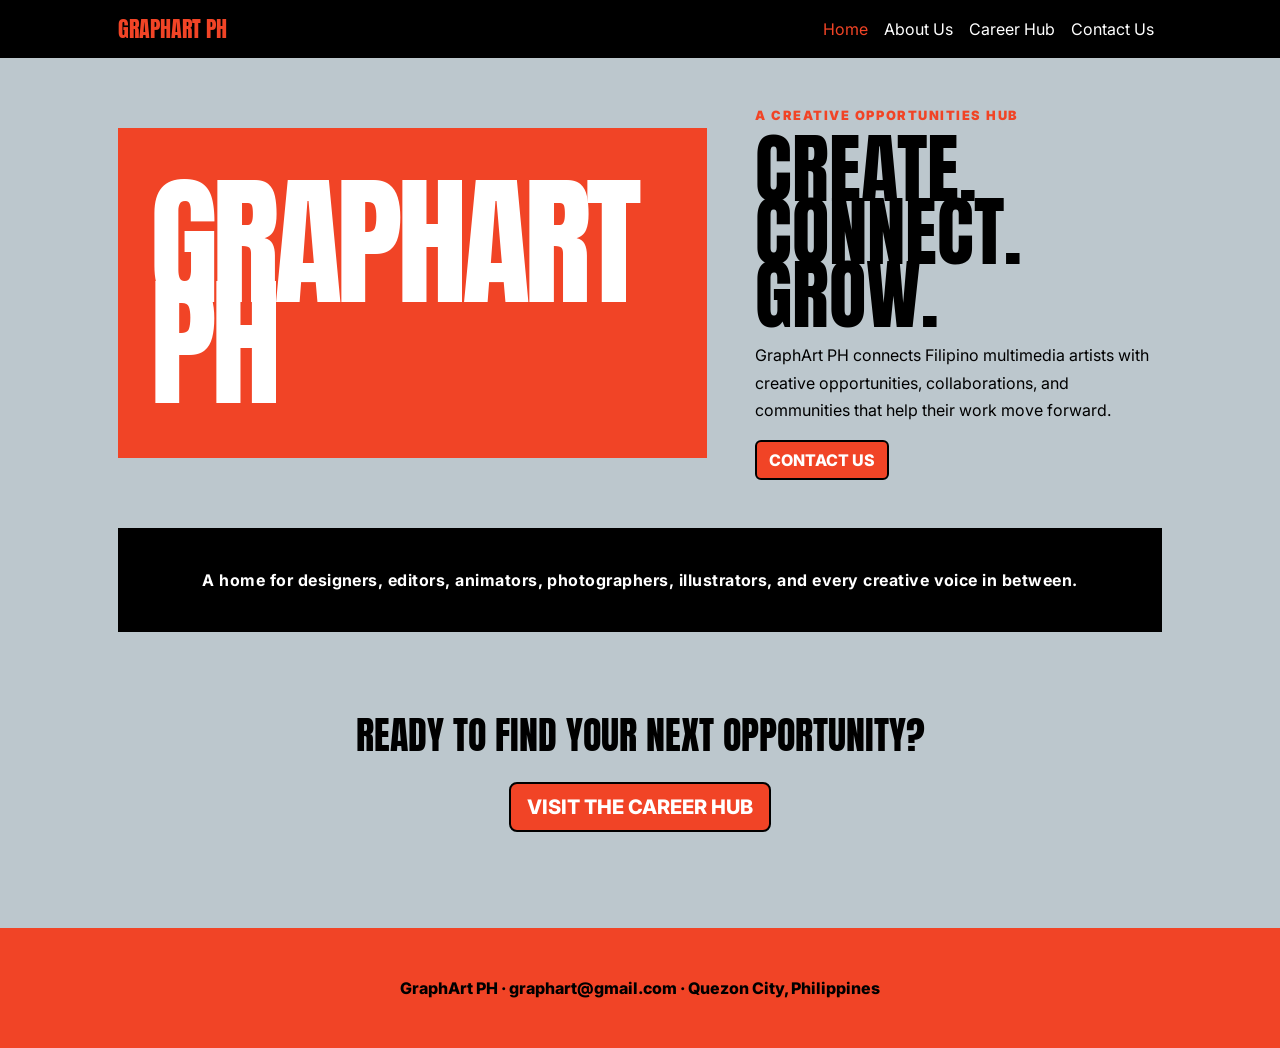
<file: index.html>
<!DOCTYPE html>
<html lang="en">
    <head>
        <meta charset="utf-8" />
        <meta name="viewport" content="width=device-width, initial-scale=1, shrink-to-fit=no" />
        <meta name="description" content="" />
        <meta name="author" content="" />
        <title>GraphArt Hub PH — Creative Opportunities</title>
        <!-- Favicon-->
        <link rel="icon" type="image/x-icon" href="assets/favicon.ico" />
        <!-- Core theme CSS (includes Bootstrap)-->
        <link href="css/styles.css" rel="stylesheet" />
    </head>
    <body>
        <nav class="navbar navbar-expand-lg navbar-dark graphart-nav">
            <div class="container px-4 px-lg-5">
                <a class="navbar-brand display-font" href="index.html">GraphArt PH</a>
                <button class="navbar-toggler" type="button" data-bs-toggle="collapse" data-bs-target="#navbarSupportedContent" aria-controls="navbarSupportedContent" aria-expanded="false" aria-label="Toggle navigation"><span class="navbar-toggler-icon"></span></button>
                <div class="collapse navbar-collapse" id="navbarSupportedContent">
                    <ul class="navbar-nav ms-auto mb-2 mb-lg-0">
                        <li class="nav-item"><a class="nav-link active" aria-current="page" href="index.html">Home</a></li>
                        <li class="nav-item"><a class="nav-link" href="about.html">About Us</a></li>
                        <li class="nav-item"><a class="nav-link" href="career-hub.html">Career Hub</a></li>
                        <li class="nav-item"><a class="nav-link" href="contact.html">Contact Us</a></li>
                    </ul>
                </div>
            </div>
        </nav>

        <main>
            <div class="container px-4 px-lg-5">
                <div class="row gx-4 gx-lg-5 align-items-center my-5 graphart-hero">
                    <div class="col-lg-7">
                        <div class="hero-mark display-font">GRAPHART<br>PH</div>
                    </div>
                    <div class="col-lg-5">
                        <p class="eyebrow">A creative opportunities hub</p>
                        <h1 class="display-font hero-title">Create.<br>Connect.<br>Grow.</h1>
                        <p class="hero-copy">GraphArt PH connects Filipino multimedia artists with creative opportunities, collaborations, and communities that help their work move forward.</p>
                        <a class="btn graphart-btn" href="contact.html">Contact Us</a>
                    </div>
                </div>

                <div class="card graphart-callout my-5 py-4 text-center">
                    <div class="card-body"><p class="m-0">A home for designers, editors, animators, photographers, illustrators, and every creative voice in between.</p></div>
                </div>

                <div class="career-cta my-5 text-center">
                    <h2 class="display-font">Ready to find your next opportunity?</h2>
                    <a class="btn graphart-btn btn-lg" href="career-hub.html">Visit the Career Hub</a>
                </div>
            </div>
        </main>

        <footer class="graphart-footer py-5">
            <div class="container px-4 px-lg-5"><p class="m-0 text-center">GraphArt PH · graphart@gmail.com · Quezon City, Philippines</p></div>
        </footer>
        <!-- Bootstrap core JS-->
        <script src="https://cdn.jsdelivr.net/npm/bootstrap@5.2.3/dist/js/bootstrap.bundle.min.js"></script>
        <!-- Core theme JS-->
        <script src="js/scripts.js"></script>
    </body>
</html>
</file>
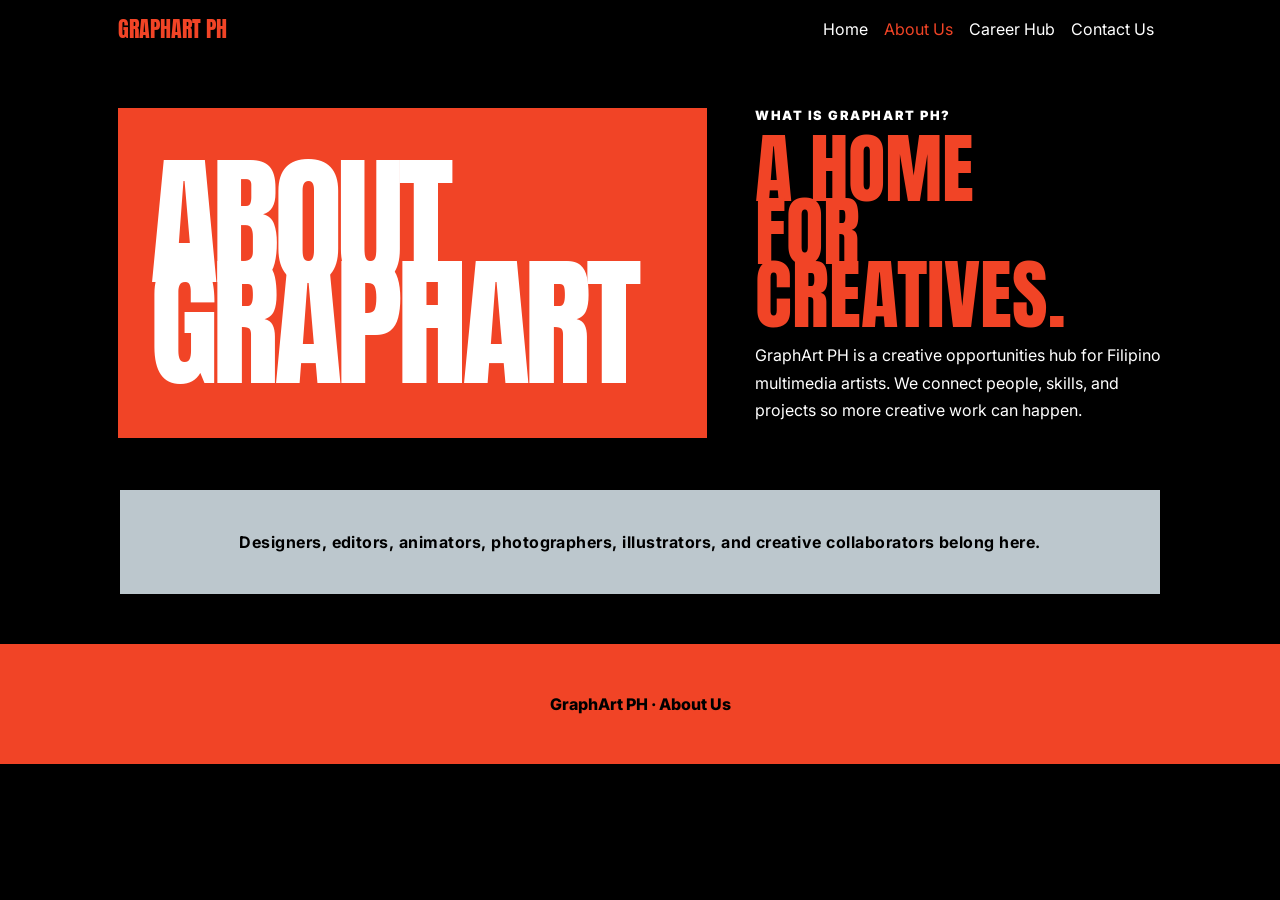
<file: about.html>
<!doctype html>
<html lang="en"><head><meta charset="utf-8"><meta name="viewport" content="width=device-width, initial-scale=1"><title>About Us — GraphArt Hub PH</title><link href="https://cdn.jsdelivr.net/npm/bootstrap@5.3.3/dist/css/bootstrap.min.css" rel="stylesheet"><link rel="stylesheet" href="css/styles.css"></head>
<body class="about-page">
  <nav class="navbar navbar-expand-lg navbar-dark graphart-nav"><div class="container px-4 px-lg-5"><a class="navbar-brand display-font" href="index.html">GraphArt PH</a><button class="navbar-toggler" type="button" data-bs-toggle="collapse" data-bs-target="#navbarSupportedContent" aria-label="Toggle navigation"><span class="navbar-toggler-icon"></span></button><div class="collapse navbar-collapse" id="navbarSupportedContent"><ul class="navbar-nav ms-auto mb-2 mb-lg-0"><li class="nav-item"><a class="nav-link" href="index.html">Home</a></li><li class="nav-item"><a class="nav-link active" href="about.html">About Us</a></li><li class="nav-item"><a class="nav-link" href="career-hub.html">Career Hub</a></li><li class="nav-item"><a class="nav-link" href="contact.html">Contact Us</a></li></ul></div></div></nav>
  <main><div class="container px-4 px-lg-5"><div class="row gx-4 gx-lg-5 align-items-center my-5 graphart-hero"><div class="col-lg-7"><div class="hero-mark display-font">ABOUT<br>GRAPHART</div></div><div class="col-lg-5"><p class="eyebrow">What is GraphArt PH?</p><h1 class="display-font hero-title">A home<br>for creatives.</h1><p class="hero-copy">GraphArt PH is a creative opportunities hub for Filipino multimedia artists. We connect people, skills, and projects so more creative work can happen.</p></div></div><div class="card graphart-callout my-5 py-4 text-center"><div class="card-body"><p class="m-0">Designers, editors, animators, photographers, illustrators, and creative collaborators belong here.</p></div></div></div></main>
  <footer class="graphart-footer py-5"><div class="container px-4 px-lg-5"><p class="m-0 text-center">GraphArt PH · About Us</p></div></footer>
  <script src="https://cdn.jsdelivr.net/npm/bootstrap@5.3.3/dist/js/bootstrap.bundle.min.js"></script>
</body></html>
</file>
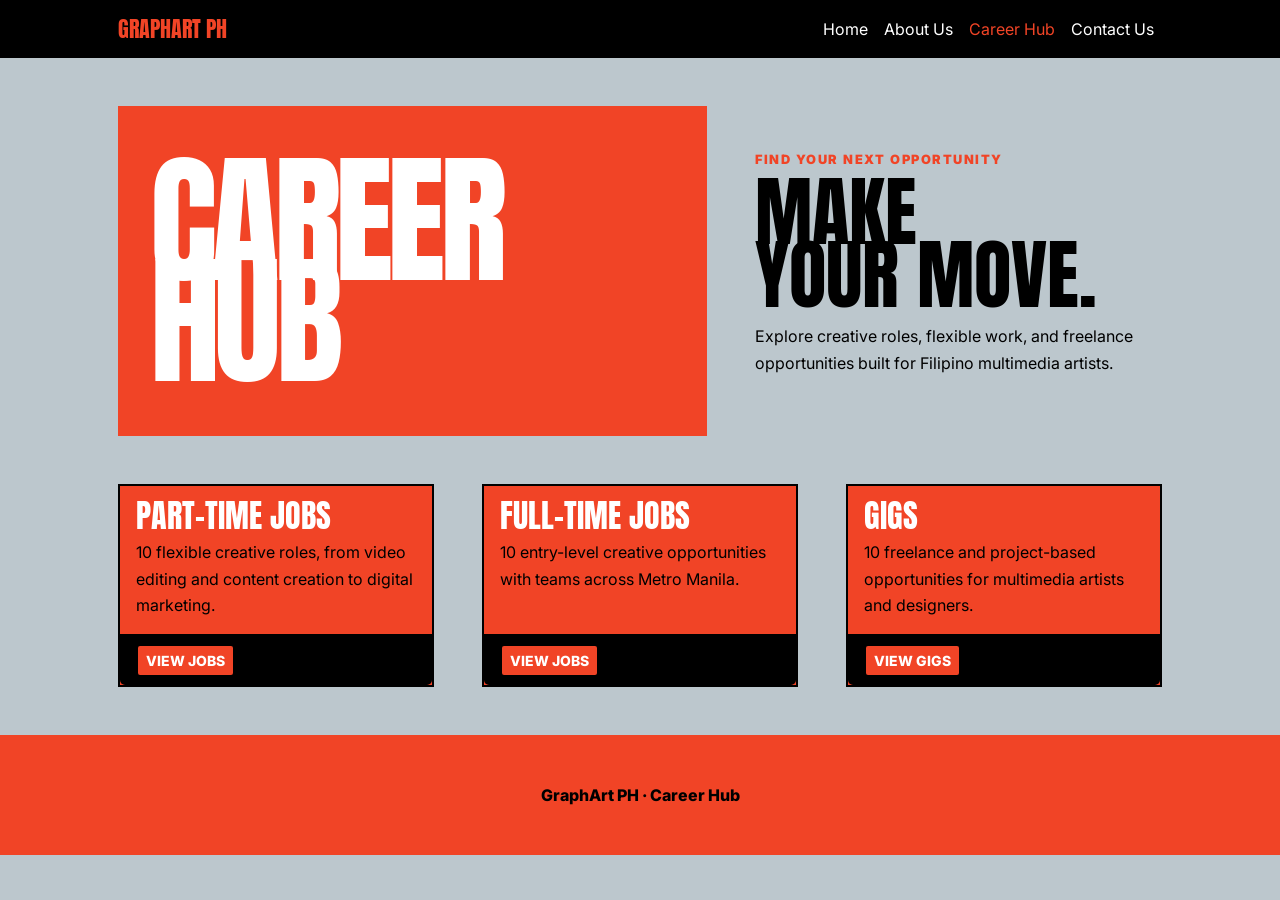
<file: career-hub.html>
<!doctype html>
<html lang="en"><head><meta charset="utf-8"><meta name="viewport" content="width=device-width, initial-scale=1"><title>Career Hub — GraphArt Hub PH</title><link href="https://cdn.jsdelivr.net/npm/bootstrap@5.3.3/dist/css/bootstrap.min.css" rel="stylesheet"><link rel="stylesheet" href="css/styles.css"></head>
<body class="career-hub-page">
  <nav class="navbar navbar-expand-lg navbar-dark graphart-nav"><div class="container px-4 px-lg-5"><a class="navbar-brand display-font" href="index.html">GraphArt PH</a><button class="navbar-toggler" type="button" data-bs-toggle="collapse" data-bs-target="#navbarSupportedContent" aria-label="Toggle navigation"><span class="navbar-toggler-icon"></span></button><div class="collapse navbar-collapse" id="navbarSupportedContent"><ul class="navbar-nav ms-auto mb-2 mb-lg-0"><li class="nav-item"><a class="nav-link" href="index.html">Home</a></li><li class="nav-item"><a class="nav-link" href="about.html">About Us</a></li><li class="nav-item"><a class="nav-link active" href="career-hub.html">Career Hub</a></li><li class="nav-item"><a class="nav-link" href="contact.html">Contact Us</a></li></ul></div></div></nav>
  <main><div class="container px-4 px-lg-5"><div class="row gx-4 gx-lg-5 align-items-center my-5 graphart-hero"><div class="col-lg-7"><div class="hero-mark display-font">CAREER<br>HUB</div></div><div class="col-lg-5"><p class="eyebrow">Find your next opportunity</p><h1 class="display-font hero-title">Make<br>your move.</h1><p class="hero-copy">Explore creative roles, flexible work, and freelance opportunities built for Filipino multimedia artists.</p></div></div><section class="row gx-4 gx-lg-5 graphart-cards"><div class="col-md-4 mb-5"><div class="card h-100 graphart-card"><div class="card-body"><h2 class="card-title display-font">Part-time Jobs</h2><p class="card-text">10 flexible creative roles, from video editing and content creation to digital marketing.</p></div><div class="card-footer"><a class="btn graphart-btn btn-sm" href="parttime.html">View jobs</a></div></div></div><div class="col-md-4 mb-5"><div class="card h-100 graphart-card"><div class="card-body"><h2 class="card-title display-font">Full-time Jobs</h2><p class="card-text">10 entry-level creative opportunities with teams across Metro Manila.</p></div><div class="card-footer"><a class="btn graphart-btn btn-sm" href="fulltime.html">View jobs</a></div></div></div><div class="col-md-4 mb-5"><div class="card h-100 graphart-card"><div class="card-body"><h2 class="card-title display-font">Gigs</h2><p class="card-text">10 freelance and project-based opportunities for multimedia artists and designers.</p></div><div class="card-footer"><a class="btn graphart-btn btn-sm" href="gigs.html">View gigs</a></div></div></div></section></div></main>
  <footer class="graphart-footer py-5"><div class="container px-4 px-lg-5"><p class="m-0 text-center">GraphArt PH · Career Hub</p></div></footer>
  <script src="https://cdn.jsdelivr.net/npm/bootstrap@5.3.3/dist/js/bootstrap.bundle.min.js"></script>
</body></html>
</file>
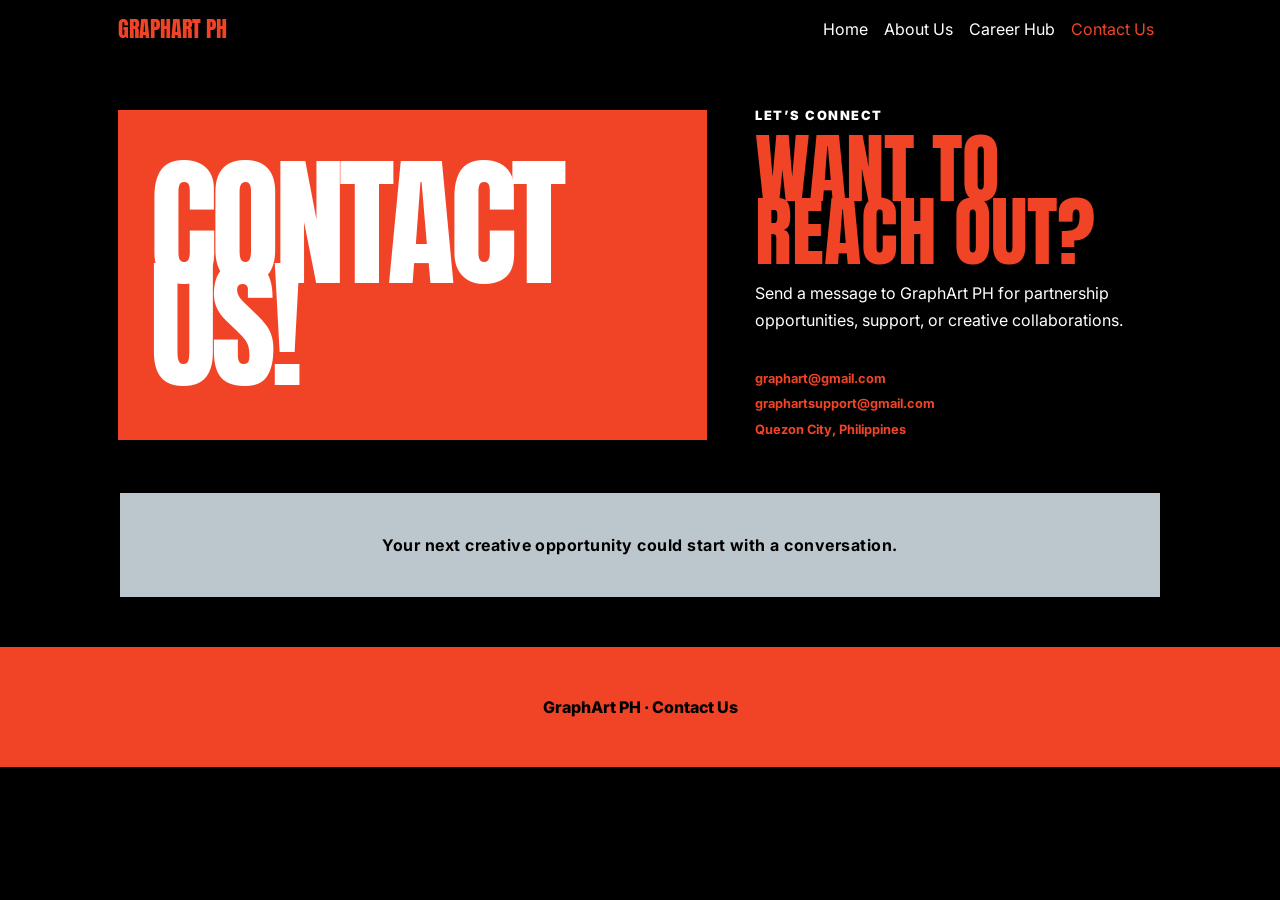
<file: contact.html>
<!doctype html>
<html lang="en"><head><meta charset="utf-8"><meta name="viewport" content="width=device-width, initial-scale=1"><title>Contact Us — GraphArt Hub PH</title><link href="https://cdn.jsdelivr.net/npm/bootstrap@5.3.3/dist/css/bootstrap.min.css" rel="stylesheet"><link rel="stylesheet" href="css/styles.css"></head>
<body class="contact-page">
  <nav class="navbar navbar-expand-lg navbar-dark graphart-nav"><div class="container px-4 px-lg-5"><a class="navbar-brand display-font" href="index.html">GraphArt PH</a><button class="navbar-toggler" type="button" data-bs-toggle="collapse" data-bs-target="#navbarSupportedContent" aria-label="Toggle navigation"><span class="navbar-toggler-icon"></span></button><div class="collapse navbar-collapse" id="navbarSupportedContent"><ul class="navbar-nav ms-auto mb-2 mb-lg-0"><li class="nav-item"><a class="nav-link" href="index.html">Home</a></li><li class="nav-item"><a class="nav-link" href="about.html">About Us</a></li><li class="nav-item"><a class="nav-link" href="career-hub.html">Career Hub</a></li><li class="nav-item"><a class="nav-link active" href="contact.html">Contact Us</a></li></ul></div></div></nav>
  <main><div class="container px-4 px-lg-5"><div class="row gx-4 gx-lg-5 align-items-center my-5 graphart-hero"><div class="col-lg-7"><div class="hero-mark display-font">CONTACT<br>US!</div></div><div class="col-lg-5"><p class="eyebrow">Let’s connect</p><h1 class="display-font hero-title">Want to<br>Reach out?</h1><p class="hero-copy">Send a message to GraphArt PH for partnership opportunities, support, or creative collaborations.</p><div class="contact-details">graphart@gmail.com<br>graphartsupport@gmail.com<br>Quezon City, Philippines</div></div></div><div class="card graphart-callout my-5 py-4 text-center"><div class="card-body"><p class="m-0">Your next creative opportunity could start with a conversation.</p></div></div></div></main>
  <footer class="graphart-footer py-5"><div class="container px-4 px-lg-5"><p class="m-0 text-center">GraphArt PH · Contact Us</p></div></footer>
  <script src="https://cdn.jsdelivr.net/npm/bootstrap@5.3.3/dist/js/bootstrap.bundle.min.js"></script>
</body></html>
</file>
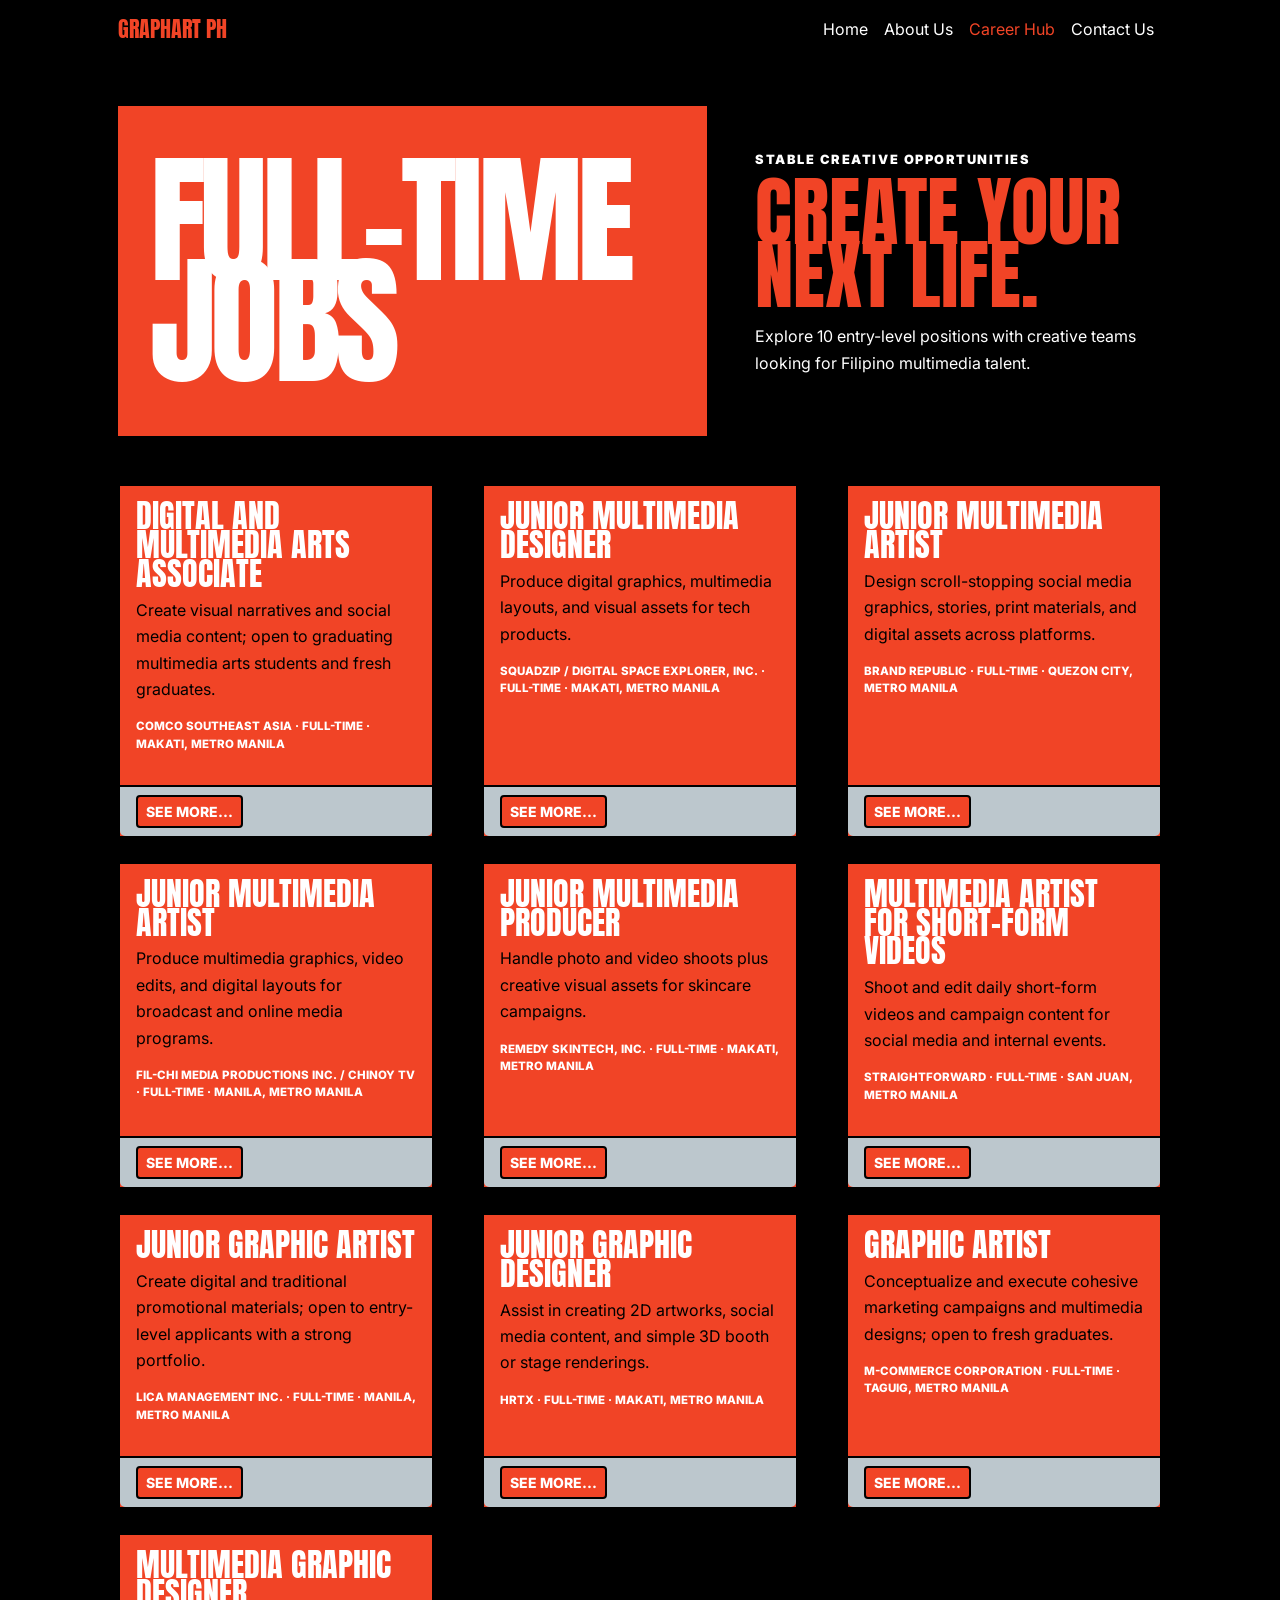
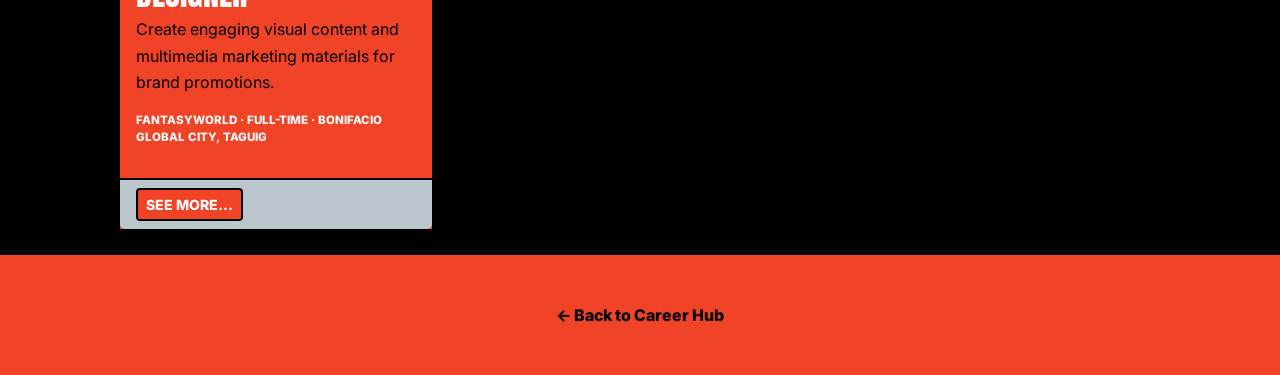
<file: fulltime.html>
<!doctype html>
<html lang="en"><head><meta charset="utf-8"><meta name="viewport" content="width=device-width, initial-scale=1"><title>Full-time Jobs — GraphArt Hub PH</title><link href="https://cdn.jsdelivr.net/npm/bootstrap@5.3.3/dist/css/bootstrap.min.css" rel="stylesheet"><link rel="stylesheet" href="css/styles.css"></head>
<body class="jobs-page">
  <nav class="navbar navbar-expand-lg navbar-dark graphart-nav"><div class="container px-4 px-lg-5"><a class="navbar-brand display-font" href="index.html">GraphArt PH</a><button class="navbar-toggler" type="button" data-bs-toggle="collapse" data-bs-target="#navbarSupportedContent" aria-label="Toggle navigation"><span class="navbar-toggler-icon"></span></button><div class="collapse navbar-collapse" id="navbarSupportedContent"><ul class="navbar-nav ms-auto mb-2 mb-lg-0"><li class="nav-item"><a class="nav-link" href="index.html">Home</a></li><li class="nav-item"><a class="nav-link" href="about.html">About Us</a></li><li class="nav-item"><a class="nav-link active" href="career-hub.html">Career Hub</a></li><li class="nav-item"><a class="nav-link" href="contact.html">Contact Us</a></li></ul></div></div></nav>
  <main><div class="container px-4 px-lg-5"><div class="row gx-4 gx-lg-5 align-items-center my-5 graphart-hero"><div class="col-lg-7"><div class="hero-mark display-font">FULL-TIME<br>JOBS</div></div><div class="col-lg-5"><p class="eyebrow">Stable creative opportunities</p><h1 class="display-font hero-title">Create Your<br>Next Life.</h1><p class="hero-copy">Explore 10 entry-level positions with creative teams looking for Filipino multimedia talent.</p></div></div><section class="row gx-4 gx-lg-5 graphart-cards"><div class="col-12 col-md-6 col-xl-4 mb-4"><article class="card h-100 graphart-card"><div class="card-body"><h2 class="card-title display-font">Digital and Multimedia Arts Associate</h2><p class="card-text">Create visual narratives and social media content; open to graduating multimedia arts students and fresh graduates.</p><p class="job-meta">ComCo Southeast Asia · Full-time · Makati, Metro Manila</p></div><div class="card-footer"><a class="btn graphart-btn btn-sm" href="https://ph.indeed.com/q-entry-level-multimedia-l-manila-jobs.html" target="_blank" rel="noopener">See More...</a></div></article></div><div class="col-12 col-md-6 col-xl-4 mb-4"><article class="card h-100 graphart-card"><div class="card-body"><h2 class="card-title display-font">Junior Multimedia Designer</h2><p class="card-text">Produce digital graphics, multimedia layouts, and visual assets for tech products.</p><p class="job-meta">Squadzip / Digital Space Explorer, Inc. · Full-time · Makati, Metro Manila</p></div><div class="card-footer"><a class="btn graphart-btn btn-sm" href="https://www.kalibrr.com/home/te/multimedia%20arts/l/Manila/1" target="_blank" rel="noopener">See More...</a></div></article></div><div class="col-12 col-md-6 col-xl-4 mb-4"><article class="card h-100 graphart-card"><div class="card-body"><h2 class="card-title display-font">Junior Multimedia Artist</h2><p class="card-text">Design scroll-stopping social media graphics, stories, print materials, and digital assets across platforms.</p><p class="job-meta">Brand Republic · Full-time · Quezon City, Metro Manila</p></div><div class="card-footer"><a class="btn graphart-btn btn-sm" href="https://ph.indeed.com/q-entry-level-multimedia-l-manila-jobs.html" target="_blank" rel="noopener">See More...</a></div></article></div><div class="col-12 col-md-6 col-xl-4 mb-4"><article class="card h-100 graphart-card"><div class="card-body"><h2 class="card-title display-font">Junior Multimedia Artist</h2><p class="card-text">Produce multimedia graphics, video edits, and digital layouts for broadcast and online media programs.</p><p class="job-meta">Fil-Chi Media Productions Inc. / Chinoy TV · Full-time · Manila, Metro Manila</p></div><div class="card-footer"><a class="btn graphart-btn btn-sm" href="https://www.kalibrr.com/home/te/multimedia%20arts/l/Manila/1" target="_blank" rel="noopener">See More...</a></div></article></div><div class="col-12 col-md-6 col-xl-4 mb-4"><article class="card h-100 graphart-card"><div class="card-body"><h2 class="card-title display-font">Junior Multimedia Producer</h2><p class="card-text">Handle photo and video shoots plus creative visual assets for skincare campaigns.</p><p class="job-meta">Remedy Skintech, Inc. · Full-time · Makati, Metro Manila</p></div><div class="card-footer"><a class="btn graphart-btn btn-sm" href="https://www.kalibrr.com/home/te/multimedia%20arts/l/Manila/1" target="_blank" rel="noopener">See More...</a></div></article></div><div class="col-12 col-md-6 col-xl-4 mb-4"><article class="card h-100 graphart-card"><div class="card-body"><h2 class="card-title display-font">Multimedia Artist for Short-form Videos</h2><p class="card-text">Shoot and edit daily short-form videos and campaign content for social media and internal events.</p><p class="job-meta">Straightforward · Full-time · San Juan, Metro Manila</p></div><div class="card-footer"><a class="btn graphart-btn btn-sm" href="https://ph.indeed.com/q-entry-level-multimedia-l-manila-jobs.html" target="_blank" rel="noopener">See More...</a></div></article></div><div class="col-12 col-md-6 col-xl-4 mb-4"><article class="card h-100 graphart-card"><div class="card-body"><h2 class="card-title display-font">Junior Graphic Artist</h2><p class="card-text">Create digital and traditional promotional materials; open to entry-level applicants with a strong portfolio.</p><p class="job-meta">Lica Management Inc. · Full-time · Manila, Metro Manila</p></div><div class="card-footer"><a class="btn graphart-btn btn-sm" href="https://ph.indeed.com/q-entry-level-multimedia-l-manila-jobs.html" target="_blank" rel="noopener">See More...</a></div></article></div><div class="col-12 col-md-6 col-xl-4 mb-4"><article class="card h-100 graphart-card"><div class="card-body"><h2 class="card-title display-font">Junior Graphic Designer</h2><p class="card-text">Assist in creating 2D artworks, social media content, and simple 3D booth or stage renderings.</p><p class="job-meta">HRTX · Full-time · Makati, Metro Manila</p></div><div class="card-footer"><a class="btn graphart-btn btn-sm" href="https://ph.indeed.com/q-entry-level-multimedia-l-manila-jobs.html" target="_blank" rel="noopener">See More...</a></div></article></div><div class="col-12 col-md-6 col-xl-4 mb-4"><article class="card h-100 graphart-card"><div class="card-body"><h2 class="card-title display-font">Graphic Artist</h2><p class="card-text">Conceptualize and execute cohesive marketing campaigns and multimedia designs; open to fresh graduates.</p><p class="job-meta">M-Commerce Corporation · Full-time · Taguig, Metro Manila</p></div><div class="card-footer"><a class="btn graphart-btn btn-sm" href="https://ph.indeed.com/q-entry-level-multimedia-l-manila-jobs.html" target="_blank" rel="noopener">See More...</a></div></article></div><div class="col-12 col-md-6 col-xl-4 mb-4"><article class="card h-100 graphart-card"><div class="card-body"><h2 class="card-title display-font">Multimedia Graphic Designer</h2><p class="card-text">Create engaging visual content and multimedia marketing materials for brand promotions.</p><p class="job-meta">Fantasyworld · Full-time · Bonifacio Global City, Taguig</p></div><div class="card-footer"><a class="btn graphart-btn btn-sm" href="https://ph.jobstreet.com/multimedia-artist-work-from-home-jobs" target="_blank" rel="noopener">See More...</a></div></article></div></section></div></main>
  <footer class="graphart-footer py-5"><div class="container px-4 px-lg-5"><p class="m-0 text-center"><a href="career-hub.html">← Back to Career Hub</a></p></div></footer>
  <script src="https://cdn.jsdelivr.net/npm/bootstrap@5.3.3/dist/js/bootstrap.bundle.min.js"></script>
</body></html>
</file>
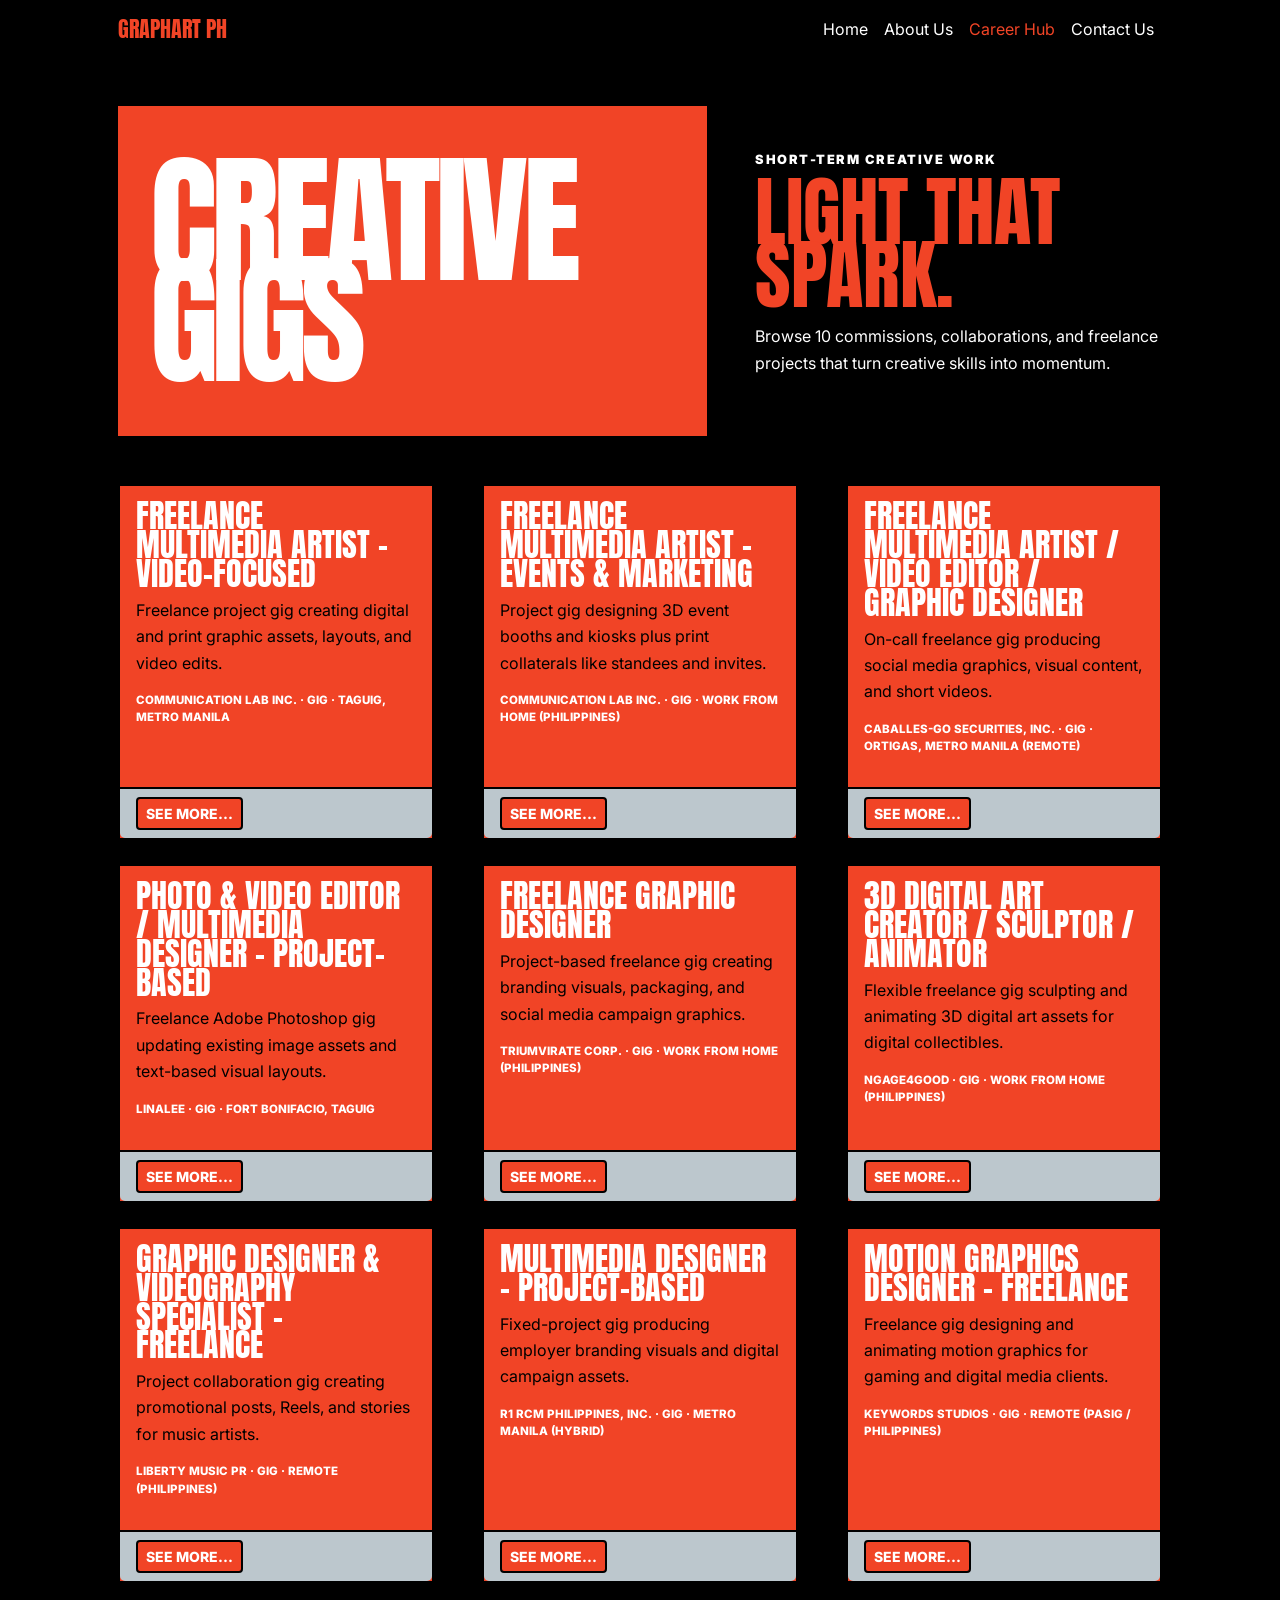
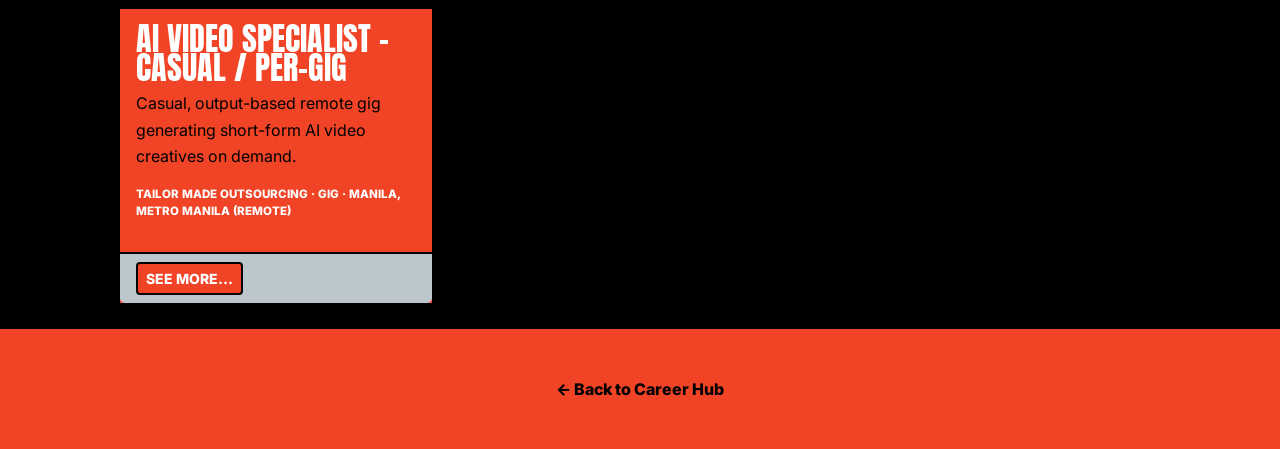
<file: gigs.html>
<!doctype html>
<html lang="en"><head><meta charset="utf-8"><meta name="viewport" content="width=device-width, initial-scale=1"><title>Gigs — GraphArt Hub PH</title><link href="https://cdn.jsdelivr.net/npm/bootstrap@5.3.3/dist/css/bootstrap.min.css" rel="stylesheet"><link rel="stylesheet" href="css/styles.css"></head>
<body class="jobs-page">
  <nav class="navbar navbar-expand-lg navbar-dark graphart-nav"><div class="container px-4 px-lg-5"><a class="navbar-brand display-font" href="index.html">GraphArt PH</a><button class="navbar-toggler" type="button" data-bs-toggle="collapse" data-bs-target="#navbarSupportedContent" aria-label="Toggle navigation"><span class="navbar-toggler-icon"></span></button><div class="collapse navbar-collapse" id="navbarSupportedContent"><ul class="navbar-nav ms-auto mb-2 mb-lg-0"><li class="nav-item"><a class="nav-link" href="index.html">Home</a></li><li class="nav-item"><a class="nav-link" href="about.html">About Us</a></li><li class="nav-item"><a class="nav-link active" href="career-hub.html">Career Hub</a></li><li class="nav-item"><a class="nav-link" href="contact.html">Contact Us</a></li></ul></div></div></nav>
  <main><div class="container px-4 px-lg-5"><div class="row gx-4 gx-lg-5 align-items-center my-5 graphart-hero"><div class="col-lg-7"><div class="hero-mark display-font">CREATIVE<br>GIGS</div></div><div class="col-lg-5"><p class="eyebrow">Short-term creative work</p><h1 class="display-font hero-title">Light That<br>Spark.</h1><p class="hero-copy">Browse 10 commissions, collaborations, and freelance projects that turn creative skills into momentum.</p></div></div><section class="row gx-4 gx-lg-5 graphart-cards"><div class="col-12 col-md-6 col-xl-4 mb-4"><article class="card h-100 graphart-card"><div class="card-body"><h2 class="card-title display-font">Freelance Multimedia Artist – Video-Focused</h2><p class="card-text">Freelance project gig creating digital and print graphic assets, layouts, and video edits.</p><p class="job-meta">Communication Lab Inc. · Gig · Taguig, Metro Manila</p></div><div class="card-footer"><a class="btn graphart-btn btn-sm" href="https://ph.indeed.com/q-multimedia-artist-l-bf-homes-2-jobs.html" target="_blank" rel="noopener">See More...</a></div></article></div><div class="col-12 col-md-6 col-xl-4 mb-4"><article class="card h-100 graphart-card"><div class="card-body"><h2 class="card-title display-font">Freelance Multimedia Artist – Events &amp; Marketing</h2><p class="card-text">Project gig designing 3D event booths and kiosks plus print collaterals like standees and invites.</p><p class="job-meta">Communication Lab Inc. · Gig · Work from Home (Philippines)</p></div><div class="card-footer"><a class="btn graphart-btn btn-sm" href="https://ph.indeed.com/q-feeelance-artist-jobs.html" target="_blank" rel="noopener">See More...</a></div></article></div><div class="col-12 col-md-6 col-xl-4 mb-4"><article class="card h-100 graphart-card"><div class="card-body"><h2 class="card-title display-font">Freelance Multimedia Artist / Video Editor / Graphic Designer</h2><p class="card-text">On-call freelance gig producing social media graphics, visual content, and short videos.</p><p class="job-meta">Caballes-Go Securities, Inc. · Gig · Ortigas, Metro Manila (Remote)</p></div><div class="card-footer"><a class="btn graphart-btn btn-sm" href="https://ph.jobstreet.com/multimedia-artist-work-from-home-jobs/full-time" target="_blank" rel="noopener">See More...</a></div></article></div><div class="col-12 col-md-6 col-xl-4 mb-4"><article class="card h-100 graphart-card"><div class="card-body"><h2 class="card-title display-font">Photo &amp; Video Editor / Multimedia Designer – Project-Based</h2><p class="card-text">Freelance Adobe Photoshop gig updating existing image assets and text-based visual layouts.</p><p class="job-meta">linalee · Gig · Fort Bonifacio, Taguig</p></div><div class="card-footer"><a class="btn graphart-btn btn-sm" href="https://ph.indeed.com/q-freelance-media-l-manila-jobs.html" target="_blank" rel="noopener">See More...</a></div></article></div><div class="col-12 col-md-6 col-xl-4 mb-4"><article class="card h-100 graphart-card"><div class="card-body"><h2 class="card-title display-font">Freelance Graphic Designer</h2><p class="card-text">Project-based freelance gig creating branding visuals, packaging, and social media campaign graphics.</p><p class="job-meta">Triumvirate Corp. · Gig · Work from Home (Philippines)</p></div><div class="card-footer"><a class="btn graphart-btn btn-sm" href="https://ph.indeed.com/q-feeelance-artist-jobs.html" target="_blank" rel="noopener">See More...</a></div></article></div><div class="col-12 col-md-6 col-xl-4 mb-4"><article class="card h-100 graphart-card"><div class="card-body"><h2 class="card-title display-font">3D Digital Art Creator / Sculptor / Animator</h2><p class="card-text">Flexible freelance gig sculpting and animating 3D digital art assets for digital collectibles.</p><p class="job-meta">Ngage4Good · Gig · Work from Home (Philippines)</p></div><div class="card-footer"><a class="btn graphart-btn btn-sm" href="https://ph.indeed.com/q-feeelance-artist-jobs.html" target="_blank" rel="noopener">See More...</a></div></article></div><div class="col-12 col-md-6 col-xl-4 mb-4"><article class="card h-100 graphart-card"><div class="card-body"><h2 class="card-title display-font">Graphic Designer &amp; Videography Specialist – Freelance</h2><p class="card-text">Project collaboration gig creating promotional posts, Reels, and stories for music artists.</p><p class="job-meta">Liberty Music PR · Gig · Remote (Philippines)</p></div><div class="card-footer"><a class="btn graphart-btn btn-sm" href="https://ph.indeed.com/q-feeelance-artist-jobs.html" target="_blank" rel="noopener">See More...</a></div></article></div><div class="col-12 col-md-6 col-xl-4 mb-4"><article class="card h-100 graphart-card"><div class="card-body"><h2 class="card-title display-font">Multimedia Designer – Project-Based</h2><p class="card-text">Fixed-project gig producing employer branding visuals and digital campaign assets.</p><p class="job-meta">R1 RCM Philippines, Inc. · Gig · Metro Manila (Hybrid)</p></div><div class="card-footer"><a class="btn graphart-btn btn-sm" href="https://ph.jobstreet.com/graphic-video-multimedia-jobs/in-Manila-City-Metro-Manila" target="_blank" rel="noopener">See More...</a></div></article></div><div class="col-12 col-md-6 col-xl-4 mb-4"><article class="card h-100 graphart-card"><div class="card-body"><h2 class="card-title display-font">Motion Graphics Designer – Freelance</h2><p class="card-text">Freelance gig designing and animating motion graphics for gaming and digital media clients.</p><p class="job-meta">Keywords Studios · Gig · Remote (Pasig / Philippines)</p></div><div class="card-footer"><a class="btn graphart-btn btn-sm" href="https://ph.indeed.com/q-multimedia-artist-part-time-jobs.html" target="_blank" rel="noopener">See More...</a></div></article></div><div class="col-12 col-md-6 col-xl-4 mb-4"><article class="card h-100 graphart-card"><div class="card-body"><h2 class="card-title display-font">AI Video Specialist – Casual / Per-Gig</h2><p class="card-text">Casual, output-based remote gig generating short-form AI video creatives on demand.</p><p class="job-meta">Tailor Made Outsourcing · Gig · Manila, Metro Manila (Remote)</p></div><div class="card-footer"><a class="btn graphart-btn btn-sm" href="https://ph.jobstreet.com/multimedia-artist-work-from-home-jobs" target="_blank" rel="noopener">See More...</a></div></article></div></section></div></main>
  <footer class="graphart-footer py-5"><div class="container px-4 px-lg-5"><p class="m-0 text-center"><a href="career-hub.html">← Back to Career Hub</a></p></div></footer>
  <script src="https://cdn.jsdelivr.net/npm/bootstrap@5.3.3/dist/js/bootstrap.bundle.min.js"></script>
</body></html>
</file>
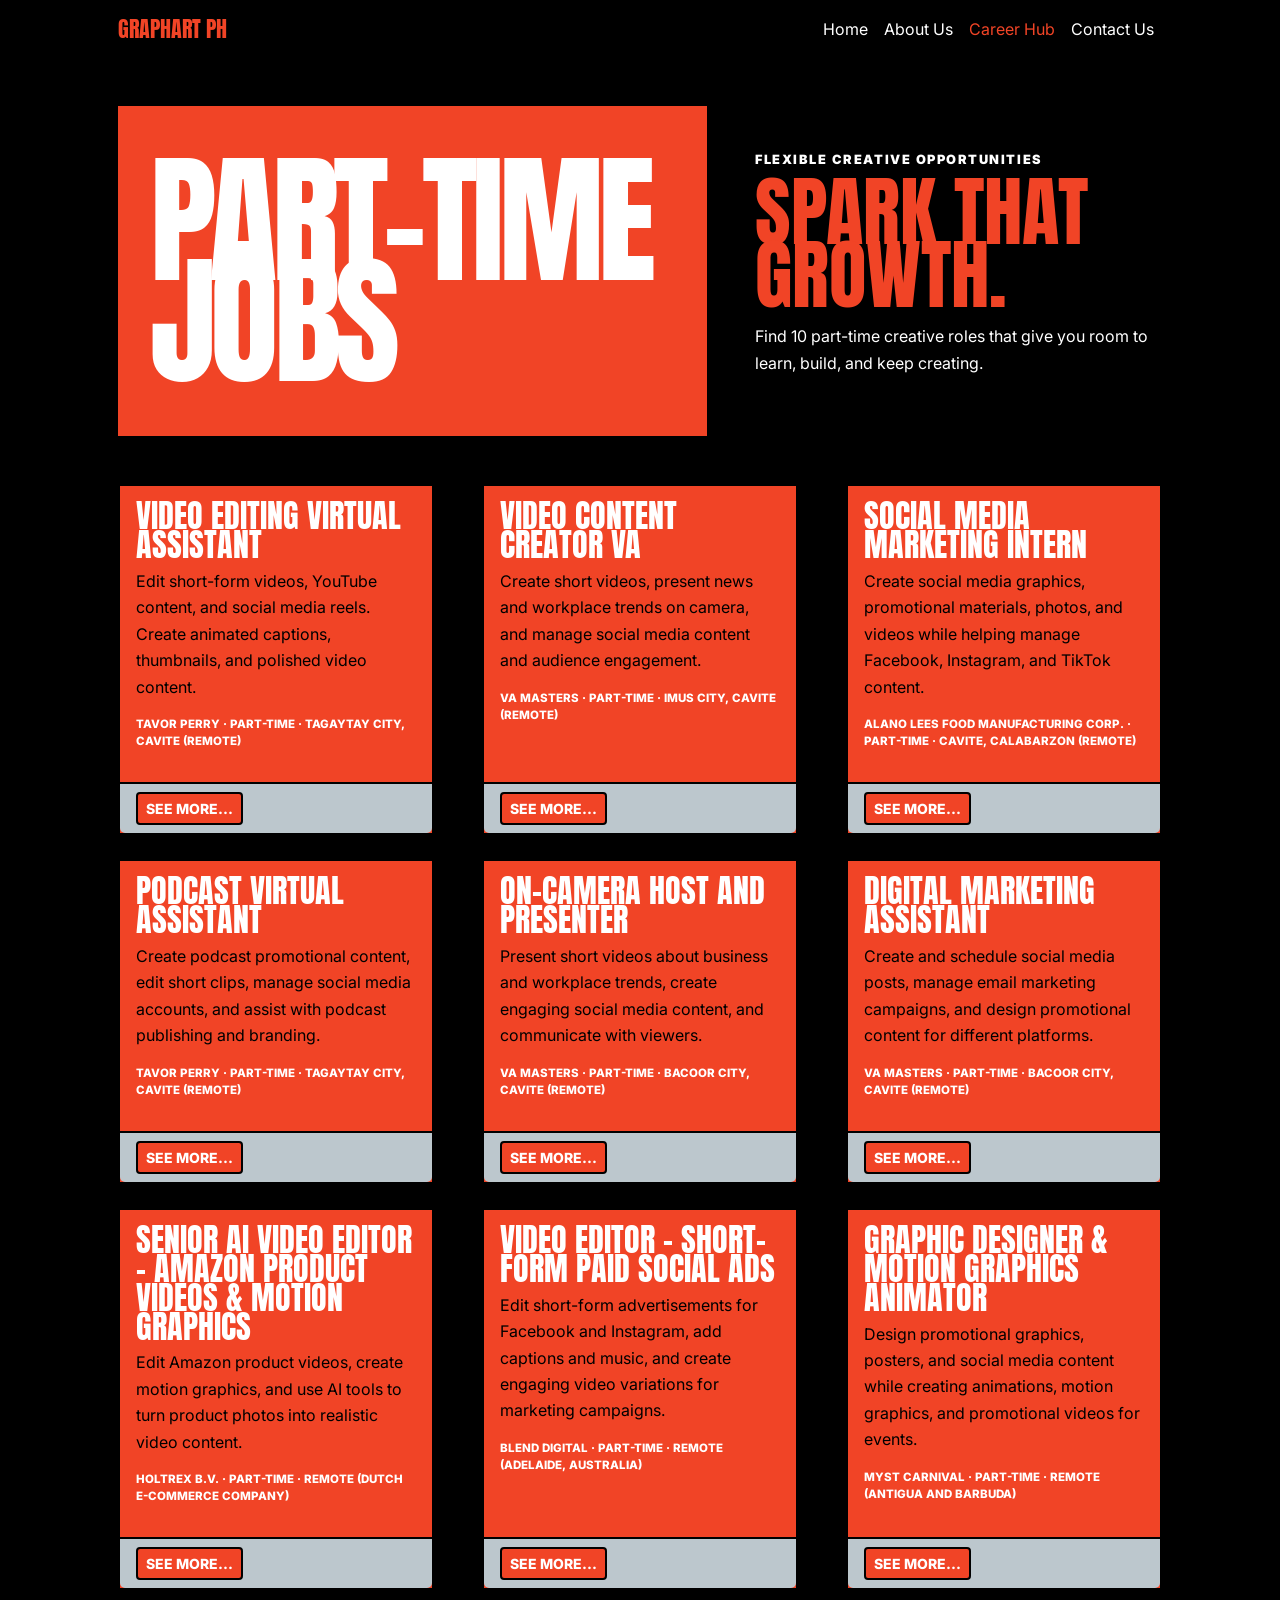
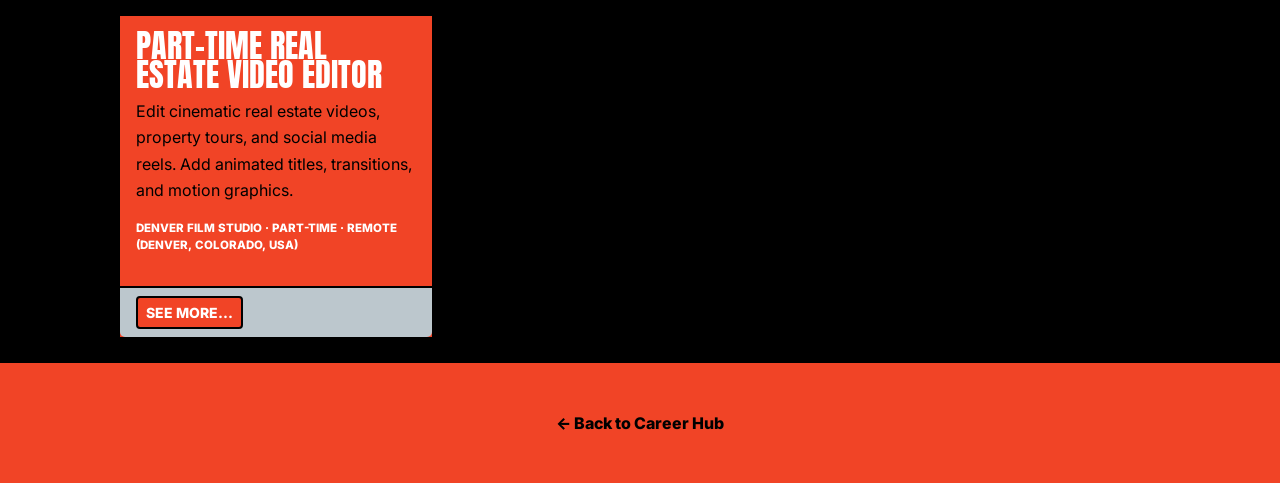
<file: parttime.html>
<!doctype html>
<html lang="en"><head><meta charset="utf-8"><meta name="viewport" content="width=device-width, initial-scale=1"><title>Part-time Jobs — GraphArt Hub PH</title><link href="https://cdn.jsdelivr.net/npm/bootstrap@5.3.3/dist/css/bootstrap.min.css" rel="stylesheet"><link rel="stylesheet" href="css/styles.css"></head>
<body class="jobs-page">
  <nav class="navbar navbar-expand-lg navbar-dark graphart-nav"><div class="container px-4 px-lg-5"><a class="navbar-brand display-font" href="index.html">GraphArt PH</a><button class="navbar-toggler" type="button" data-bs-toggle="collapse" data-bs-target="#navbarSupportedContent" aria-label="Toggle navigation"><span class="navbar-toggler-icon"></span></button><div class="collapse navbar-collapse" id="navbarSupportedContent"><ul class="navbar-nav ms-auto mb-2 mb-lg-0"><li class="nav-item"><a class="nav-link" href="index.html">Home</a></li><li class="nav-item"><a class="nav-link" href="about.html">About Us</a></li><li class="nav-item"><a class="nav-link active" href="career-hub.html">Career Hub</a></li><li class="nav-item"><a class="nav-link" href="contact.html">Contact Us</a></li></ul></div></div></nav>
  <main><div class="container px-4 px-lg-5"><div class="row gx-4 gx-lg-5 align-items-center my-5 graphart-hero"><div class="col-lg-7"><div class="hero-mark display-font">PART-TIME<br>JOBS</div></div><div class="col-lg-5"><p class="eyebrow">Flexible creative opportunities</p><h1 class="display-font hero-title">Spark That<br>Growth.</h1><p class="hero-copy">Find 10 part-time creative roles that give you room to learn, build, and keep creating.</p></div></div><section class="row gx-4 gx-lg-5 graphart-cards"><div class="col-12 col-md-6 col-xl-4 mb-4"><article class="card h-100 graphart-card"><div class="card-body"><h2 class="card-title display-font">Video Editing Virtual Assistant</h2><p class="card-text">Edit short-form videos, YouTube content, and social media reels. Create animated captions, thumbnails, and polished video content.</p><p class="job-meta">Tavor Perry · Part-time · Tagaytay City, Cavite (Remote)</p></div><div class="card-footer"><a class="btn graphart-btn btn-sm" href="https://ph.jobstreet.com/job/95585459?type=standard&amp;ref=search-standalone&amp;utm_source=chatgpt.com" target="_blank" rel="noopener">See More...</a></div></article></div><div class="col-12 col-md-6 col-xl-4 mb-4"><article class="card h-100 graphart-card"><div class="card-body"><h2 class="card-title display-font">Video Content Creator VA</h2><p class="card-text">Create short videos, present news and workplace trends on camera, and manage social media content and audience engagement.</p><p class="job-meta">VA Masters · Part-time · Imus City, Cavite (Remote)</p></div><div class="card-footer"><a class="btn graphart-btn btn-sm" href="https://ph.jobstreet.com/job/96001373?type=standard&amp;ref=search-standalone&amp;utm_source=chatgpt.com" target="_blank" rel="noopener">See More...</a></div></article></div><div class="col-12 col-md-6 col-xl-4 mb-4"><article class="card h-100 graphart-card"><div class="card-body"><h2 class="card-title display-font">Social Media Marketing Intern</h2><p class="card-text">Create social media graphics, promotional materials, photos, and videos while helping manage Facebook, Instagram, and TikTok content.</p><p class="job-meta">Alano Lees Food Manufacturing Corp. · Part-time · Cavite, Calabarzon (Remote)</p></div><div class="card-footer"><a class="btn graphart-btn btn-sm" href="https://ph.jobstreet.com/job/95820464?type=standard&amp;ref=search-standalone&amp;utm_source=chatgpt.com" target="_blank" rel="noopener">See More...</a></div></article></div><div class="col-12 col-md-6 col-xl-4 mb-4"><article class="card h-100 graphart-card"><div class="card-body"><h2 class="card-title display-font">Podcast Virtual Assistant</h2><p class="card-text">Create podcast promotional content, edit short clips, manage social media accounts, and assist with podcast publishing and branding.</p><p class="job-meta">Tavor Perry · Part-time · Tagaytay City, Cavite (Remote)</p></div><div class="card-footer"><a class="btn graphart-btn btn-sm" href="https://ph.jobstreet.com/job/95752607?type=standard&amp;ref=search-standalone&amp;utm_source=chatgpt.com" target="_blank" rel="noopener">See More...</a></div></article></div><div class="col-12 col-md-6 col-xl-4 mb-4"><article class="card h-100 graphart-card"><div class="card-body"><h2 class="card-title display-font">On-Camera Host and Presenter</h2><p class="card-text">Present short videos about business and workplace trends, create engaging social media content, and communicate with viewers.</p><p class="job-meta">VA Masters · Part-time · Bacoor City, Cavite (Remote)</p></div><div class="card-footer"><a class="btn graphart-btn btn-sm" href="https://ph.jobstreet.com/job/95581243?type=standard&amp;ref=search-standalone&amp;utm_source=chatgpt.com" target="_blank" rel="noopener">See More...</a></div></article></div><div class="col-12 col-md-6 col-xl-4 mb-4"><article class="card h-100 graphart-card"><div class="card-body"><h2 class="card-title display-font">Digital Marketing Assistant</h2><p class="card-text">Create and schedule social media posts, manage email marketing campaigns, and design promotional content for different platforms.</p><p class="job-meta">VA Masters · Part-time · Bacoor City, Cavite (Remote)</p></div><div class="card-footer"><a class="btn graphart-btn btn-sm" href="https://ph.jobstreet.com/job/95885128?type=standard&amp;ref=search-standalone&amp;utm_source=chatgpt.com" target="_blank" rel="noopener">See More...</a></div></article></div><div class="col-12 col-md-6 col-xl-4 mb-4"><article class="card h-100 graphart-card"><div class="card-body"><h2 class="card-title display-font">Senior AI Video Editor – Amazon Product Videos &amp; Motion Graphics</h2><p class="card-text">Edit Amazon product videos, create motion graphics, and use AI tools to turn product photos into realistic video content.</p><p class="job-meta">Holtrex B.V. · Part-time · Remote (Dutch E-commerce Company)</p></div><div class="card-footer"><a class="btn graphart-btn btn-sm" href="https://www.onlinejobs.ph/jobseekers/job/senior-ai-video-editor-amazon-product-videos-motion-graphics-part-time-long-term-1770372?utm_source=chatgpt.com" target="_blank" rel="noopener">See More...</a></div></article></div><div class="col-12 col-md-6 col-xl-4 mb-4"><article class="card h-100 graphart-card"><div class="card-body"><h2 class="card-title display-font">Video Editor – Short-Form Paid Social Ads</h2><p class="card-text">Edit short-form advertisements for Facebook and Instagram, add captions and music, and create engaging video variations for marketing campaigns.</p><p class="job-meta">Blend Digital · Part-time · Remote (Adelaide, Australia)</p></div><div class="card-footer"><a class="btn graphart-btn btn-sm" href="https://www.onlinejobs.ph/jobseekers/job/video-editor-short-form-paid-social-ads-part-time-long-term-1770320?utm_source=chatgpt.com" target="_blank" rel="noopener">See More...</a></div></article></div><div class="col-12 col-md-6 col-xl-4 mb-4"><article class="card h-100 graphart-card"><div class="card-body"><h2 class="card-title display-font">Graphic Designer &amp; Motion Graphics Animator</h2><p class="card-text">Design promotional graphics, posters, and social media content while creating animations, motion graphics, and promotional videos for events.</p><p class="job-meta">Myst Carnival · Part-time · Remote (Antigua and Barbuda)</p></div><div class="card-footer"><a class="btn graphart-btn btn-sm" href="https://www.onlinejobs.ph/jobseekers/job/graphic-designer-motion-graphics-animator-remote-freelance-1770087?utm_source=chatgpt.com" target="_blank" rel="noopener">See More...</a></div></article></div><div class="col-12 col-md-6 col-xl-4 mb-4"><article class="card h-100 graphart-card"><div class="card-body"><h2 class="card-title display-font">Part-Time Real Estate Video Editor</h2><p class="card-text">Edit cinematic real estate videos, property tours, and social media reels. Add animated titles, transitions, and motion graphics.</p><p class="job-meta">Denver Film Studio · Part-time · Remote (Denver, Colorado, USA)</p></div><div class="card-footer"><a class="btn graphart-btn btn-sm" href="https://www.onlinejobs.ph/jobseekers/job/part-time-real-estate-video-editor-for-a-denver-film-studio-1769419?utm_source=chatgpt.com" target="_blank" rel="noopener">See More...</a></div></article></div></section></div></main>
  <footer class="graphart-footer py-5"><div class="container px-4 px-lg-5"><p class="m-0 text-center"><a href="career-hub.html">← Back to Career Hub</a></p></div></footer>
  <script src="https://cdn.jsdelivr.net/npm/bootstrap@5.3.3/dist/js/bootstrap.bundle.min.js"></script>
</body></html>
</file>
<file: css/styles.css>
@charset "UTF-8";
@import url('https://fonts.googleapis.com/css2?family=Anton&family=Inter:wght@400;500;600;700;800;900&display=swap');
/*!
* Start Bootstrap - Small Business v5.0.6 (https://startbootstrap.com/template/small-business)
* Copyright 2013-2023 Start Bootstrap
* Licensed under MIT (https://github.com/StartBootstrap/startbootstrap-small-business/blob/master/LICENSE)
*/
/*!
 * Bootstrap  v5.2.3 (https://getbootstrap.com/)
 * Copyright 2011-2022 The Bootstrap Authors
 * Copyright 2011-2022 Twitter, Inc.
 * Licensed under MIT (https://github.com/twbs/bootstrap/blob/main/LICENSE)
 */
:root {
  --bs-blue: #0d6efd;
  --bs-indigo: #6610f2;
  --bs-purple: #6f42c1;
  --bs-pink: #d63384;
  --bs-red: #dc3545;
  --bs-orange: #fd7e14;
  --bs-yellow: #ffc107;
  --bs-green: #198754;
  --bs-teal: #20c997;
  --bs-cyan: #0dcaf0;
  --bs-black: #000;
  --bs-white: #fff;
  --bs-gray: #6c757d;
  --bs-gray-dark: #343a40;
  --bs-gray-100: #f8f9fa;
  --bs-gray-200: #e9ecef;
  --bs-gray-300: #dee2e6;
  --bs-gray-400: #ced4da;
  --bs-gray-500: #adb5bd;
  --bs-gray-600: #6c757d;
  --bs-gray-700: #495057;
  --bs-gray-800: #343a40;
  --bs-gray-900: #212529;
  --bs-primary: #0d6efd;
  --bs-secondary: #6c757d;
  --bs-success: #198754;
  --bs-info: #0dcaf0;
  --bs-warning: #ffc107;
  --bs-danger: #dc3545;
  --bs-light: #f8f9fa;
  --bs-dark: #212529;
  --bs-primary-rgb: 13, 110, 253;
  --bs-secondary-rgb: 108, 117, 125;
  --bs-success-rgb: 25, 135, 84;
  --bs-info-rgb: 13, 202, 240;
  --bs-warning-rgb: 255, 193, 7;
  --bs-danger-rgb: 220, 53, 69;
  --bs-light-rgb: 248, 249, 250;
  --bs-dark-rgb: 33, 37, 41;
  --bs-white-rgb: 255, 255, 255;
  --bs-black-rgb: 0, 0, 0;
  --bs-body-color-rgb: 33, 37, 41;
  --bs-body-bg-rgb: 255, 255, 255;
  --bs-font-sans-serif: system-ui, -apple-system, "Segoe UI", Roboto, "Helvetica Neue", "Noto Sans", "Liberation Sans", Arial, sans-serif, "Apple Color Emoji", "Segoe UI Emoji", "Segoe UI Symbol", "Noto Color Emoji";
  --bs-font-monospace: SFMono-Regular, Menlo, Monaco, Consolas, "Liberation Mono", "Courier New", monospace;
  --bs-gradient: linear-gradient(180deg, rgba(255, 255, 255, 0.15), rgba(255, 255, 255, 0));
  --bs-body-font-family: var(--bs-font-sans-serif);
  --bs-body-font-size: 1rem;
  --bs-body-font-weight: 400;
  --bs-body-line-height: 1.5;
  --bs-body-color: #212529;
  --bs-body-bg: #fff;
  --bs-border-width: 1px;
  --bs-border-style: solid;
  --bs-border-color: #dee2e6;
  --bs-border-color-translucent: rgba(0, 0, 0, 0.175);
  --bs-border-radius: 0.375rem;
  --bs-border-radius-sm: 0.25rem;
  --bs-border-radius-lg: 0.5rem;
  --bs-border-radius-xl: 1rem;
  --bs-border-radius-2xl: 2rem;
  --bs-border-radius-pill: 50rem;
  --bs-link-color: #0d6efd;
  --bs-link-hover-color: #0a58ca;
  --bs-code-color: #d63384;
  --bs-highlight-bg: #fff3cd;
}

*,
*::before,
*::after {
  box-sizing: border-box;
}

@media (prefers-reduced-motion: no-preference) {
  :root {
    scroll-behavior: smooth;
  }
}

body {
  margin: 0;
  font-family: var(--bs-body-font-family);
  font-size: var(--bs-body-font-size);
  font-weight: var(--bs-body-font-weight);
  line-height: var(--bs-body-line-height);
  color: var(--bs-body-color);
  text-align: var(--bs-body-text-align);
  background-color: var(--bs-body-bg);
  -webkit-text-size-adjust: 100%;
  -webkit-tap-highlight-color: rgba(0, 0, 0, 0);
}

hr {
  margin: 1rem 0;
  color: inherit;
  border: 0;
  border-top: 1px solid;
  opacity: 0.25;
}

h6, .h6, h5, .h5, h4, .h4, h3, .h3, h2, .h2, h1, .h1 {
  margin-top: 0;
  margin-bottom: 0.5rem;
  font-weight: 500;
  line-height: 1.2;
}

h1, .h1 {
  font-size: calc(1.375rem + 1.5vw);
}
@media (min-width: 1200px) {
  h1, .h1 {
    font-size: 2.5rem;
  }
}

h2, .h2 {
  font-size: calc(1.325rem + 0.9vw);
}
@media (min-width: 1200px) {
  h2, .h2 {
    font-size: 2rem;
  }
}

h3, .h3 {
  font-size: calc(1.3rem + 0.6vw);
}
@media (min-width: 1200px) {
  h3, .h3 {
    font-size: 1.75rem;
  }
}

h4, .h4 {
  font-size: calc(1.275rem + 0.3vw);
}
@media (min-width: 1200px) {
  h4, .h4 {
    font-size: 1.5rem;
  }
}

h5, .h5 {
  font-size: 1.25rem;
}

h6, .h6 {
  font-size: 1rem;
}

p {
  margin-top: 0;
  margin-bottom: 1rem;
}

abbr[title] {
  -webkit-text-decoration: underline dotted;
          text-decoration: underline dotted;
  cursor: help;
  -webkit-text-decoration-skip-ink: none;
          text-decoration-skip-ink: none;
}

address {
  margin-bottom: 1rem;
  font-style: normal;
  line-height: inherit;
}

ol,
ul {
  padding-left: 2rem;
}

ol,
ul,
dl {
  margin-top: 0;
  margin-bottom: 1rem;
}

ol ol,
ul ul,
ol ul,
ul ol {
  margin-bottom: 0;
}

dt {
  font-weight: 700;
}

dd {
  margin-bottom: 0.5rem;
  margin-left: 0;
}

blockquote {
  margin: 0 0 1rem;
}

b,
strong {
  font-weight: bolder;
}

small, .small {
  font-size: 0.875em;
}

mark, .mark {
  padding: 0.1875em;
  background-color: var(--bs-highlight-bg);
}

sub,
sup {
  position: relative;
  font-size: 0.75em;
  line-height: 0;
  vertical-align: baseline;
}

sub {
  bottom: -0.25em;
}

sup {
  top: -0.5em;
}

a {
  color: var(--bs-link-color);
  text-decoration: underline;
}
a:hover {
  color: var(--bs-link-hover-color);
}

a:not([href]):not([class]), a:not([href]):not([class]):hover {
  color: inherit;
  text-decoration: none;
}

pre,
code,
kbd,
samp {
  font-family: var(--bs-font-monospace);
  font-size: 1em;
}

pre {
  display: block;
  margin-top: 0;
  margin-bottom: 1rem;
  overflow: auto;
  font-size: 0.875em;
}
pre code {
  font-size: inherit;
  color: inherit;
  word-break: normal;
}

code {
  font-size: 0.875em;
  color: var(--bs-code-color);
  word-wrap: break-word;
}
a > code {
  color: inherit;
}

kbd {
  padding: 0.1875rem 0.375rem;
  font-size: 0.875em;
  color: var(--bs-body-bg);
  background-color: var(--bs-body-color);
  border-radius: 0.25rem;
}
kbd kbd {
  padding: 0;
  font-size: 1em;
}

figure {
  margin: 0 0 1rem;
}

img,
svg {
  vertical-align: middle;
}

table {
  caption-side: bottom;
  border-collapse: collapse;
}

caption {
  padding-top: 0.5rem;
  padding-bottom: 0.5rem;
  color: #6c757d;
  text-align: left;
}

th {
  text-align: inherit;
  text-align: -webkit-match-parent;
}

thead,
tbody,
tfoot,
tr,
td,
th {
  border-color: inherit;
  border-style: solid;
  border-width: 0;
}

label {
  display: inline-block;
}

button {
  border-radius: 0;
}

button:focus:not(:focus-visible) {
  outline: 0;
}

input,
button,
select,
optgroup,
textarea {
  margin: 0;
  font-family: inherit;
  font-size: inherit;
  line-height: inherit;
}

button,
select {
  text-transform: none;
}

[role=button] {
  cursor: pointer;
}

select {
  word-wrap: normal;
}
select:disabled {
  opacity: 1;
}

[list]:not([type=date]):not([type=datetime-local]):not([type=month]):not([type=week]):not([type=time])::-webkit-calendar-picker-indicator {
  display: none !important;
}

button,
[type=button],
[type=reset],
[type=submit] {
  -webkit-appearance: button;
}
button:not(:disabled),
[type=button]:not(:disabled),
[type=reset]:not(:disabled),
[type=submit]:not(:disabled) {
  cursor: pointer;
}

::-moz-focus-inner {
  padding: 0;
  border-style: none;
}

textarea {
  resize: vertical;
}

fieldset {
  min-width: 0;
  padding: 0;
  margin: 0;
  border: 0;
}

legend {
  float: left;
  width: 100%;
  padding: 0;
  margin-bottom: 0.5rem;
  font-size: calc(1.275rem + 0.3vw);
  line-height: inherit;
}
@media (min-width: 1200px) {
  legend {
    font-size: 1.5rem;
  }
}
legend + * {
  clear: left;
}

::-webkit-datetime-edit-fields-wrapper,
::-webkit-datetime-edit-text,
::-webkit-datetime-edit-minute,
::-webkit-datetime-edit-hour-field,
::-webkit-datetime-edit-day-field,
::-webkit-datetime-edit-month-field,
::-webkit-datetime-edit-year-field {
  padding: 0;
}

::-webkit-inner-spin-button {
  height: auto;
}

[type=search] {
  outline-offset: -2px;
  -webkit-appearance: textfield;
}

/* rtl:raw:
[type="tel"],
[type="url"],
[type="email"],
[type="number"] {
  direction: ltr;
}
*/
::-webkit-search-decoration {
  -webkit-appearance: none;
}

::-webkit-color-swatch-wrapper {
  padding: 0;
}

::file-selector-button {
  font: inherit;
  -webkit-appearance: button;
}

output {
  display: inline-block;
}

iframe {
  border: 0;
}

summary {
  display: list-item;
  cursor: pointer;
}

progress {
  vertical-align: baseline;
}

[hidden] {
  display: none !important;
}

.lead {
  font-size: 1.25rem;
  font-weight: 300;
}

.display-1 {
  font-size: calc(1.625rem + 4.5vw);
  font-weight: 300;
  line-height: 1.2;
}
@media (min-width: 1200px) {
  .display-1 {
    font-size: 5rem;
  }
}

.display-2 {
  font-size: calc(1.575rem + 3.9vw);
  font-weight: 300;
  line-height: 1.2;
}
@media (min-width: 1200px) {
  .display-2 {
    font-size: 4.5rem;
  }
}

.display-3 {
  font-size: calc(1.525rem + 3.3vw);
  font-weight: 300;
  line-height: 1.2;
}
@media (min-width: 1200px) {
  .display-3 {
    font-size: 4rem;
  }
}

.display-4 {
  font-size: calc(1.475rem + 2.7vw);
  font-weight: 300;
  line-height: 1.2;
}
@media (min-width: 1200px) {
  .display-4 {
    font-size: 3.5rem;
  }
}

.display-5 {
  font-size: calc(1.425rem + 2.1vw);
  font-weight: 300;
  line-height: 1.2;
}
@media (min-width: 1200px) {
  .display-5 {
    font-size: 3rem;
  }
}

.display-6 {
  font-size: calc(1.375rem + 1.5vw);
  font-weight: 300;
  line-height: 1.2;
}
@media (min-width: 1200px) {
  .display-6 {
    font-size: 2.5rem;
  }
}

.list-unstyled {
  padding-left: 0;
  list-style: none;
}

.list-inline {
  padding-left: 0;
  list-style: none;
}

.list-inline-item {
  display: inline-block;
}
.list-inline-item:not(:last-child) {
  margin-right: 0.5rem;
}

.initialism {
  font-size: 0.875em;
  text-transform: uppercase;
}

.blockquote {
  margin-bottom: 1rem;
  font-size: 1.25rem;
}
.blockquote > :last-child {
  margin-bottom: 0;
}

.blockquote-footer {
  margin-top: -1rem;
  margin-bottom: 1rem;
  font-size: 0.875em;
  color: #6c757d;
}
.blockquote-footer::before {
  content: "— ";
}

.img-fluid {
  max-width: 100%;
  height: auto;
}

.img-thumbnail {
  padding: 0.25rem;
  background-color: #fff;
  border: 1px solid var(--bs-border-color);
  border-radius: 0.375rem;
  max-width: 100%;
  height: auto;
}

.figure {
  display: inline-block;
}

.figure-img {
  margin-bottom: 0.5rem;
  line-height: 1;
}

.figure-caption {
  font-size: 0.875em;
  color: #6c757d;
}

.container,
.container-fluid,
.container-xxl,
.container-xl,
.container-lg,
.container-md,
.container-sm {
  --bs-gutter-x: 1.5rem;
  --bs-gutter-y: 0;
  width: 100%;
  padding-right: calc(var(--bs-gutter-x) * 0.5);
  padding-left: calc(var(--bs-gutter-x) * 0.5);
  margin-right: auto;
  margin-left: auto;
}

@media (min-width: 576px) {
  .container-sm, .container {
    max-width: 540px;
  }
}
@media (min-width: 768px) {
  .container-md, .container-sm, .container {
    max-width: 720px;
  }
}
@media (min-width: 992px) {
  .container-lg, .container-md, .container-sm, .container {
    max-width: 960px;
  }
}
@media (min-width: 1200px) {
  .container-xl, .container-lg, .container-md, .container-sm, .container {
    max-width: 1140px;
  }
}
@media (min-width: 1400px) {
  .container-xxl, .container-xl, .container-lg, .container-md, .container-sm, .container {
    max-width: 1320px;
  }
}
.row {
  --bs-gutter-x: 1.5rem;
  --bs-gutter-y: 0;
  display: flex;
  flex-wrap: wrap;
  margin-top: calc(-1 * var(--bs-gutter-y));
  margin-right: calc(-0.5 * var(--bs-gutter-x));
  margin-left: calc(-0.5 * var(--bs-gutter-x));
}
.row > * {
  flex-shrink: 0;
  width: 100%;
  max-width: 100%;
  padding-right: calc(var(--bs-gutter-x) * 0.5);
  padding-left: calc(var(--bs-gutter-x) * 0.5);
  margin-top: var(--bs-gutter-y);
}

.col {
  flex: 1 0 0%;
}

.row-cols-auto > * {
  flex: 0 0 auto;
  width: auto;
}

.row-cols-1 > * {
  flex: 0 0 auto;
  width: 100%;
}

.row-cols-2 > * {
  flex: 0 0 auto;
  width: 50%;
}

.row-cols-3 > * {
  flex: 0 0 auto;
  width: 33.3333333333%;
}

.row-cols-4 > * {
  flex: 0 0 auto;
  width: 25%;
}

.row-cols-5 > * {
  flex: 0 0 auto;
  width: 20%;
}

.row-cols-6 > * {
  flex: 0 0 auto;
  width: 16.6666666667%;
}

.col-auto {
  flex: 0 0 auto;
  width: auto;
}

.col-1 {
  flex: 0 0 auto;
  width: 8.33333333%;
}

.col-2 {
  flex: 0 0 auto;
  width: 16.66666667%;
}

.col-3 {
  flex: 0 0 auto;
  width: 25%;
}

.col-4 {
  flex: 0 0 auto;
  width: 33.33333333%;
}

.col-5 {
  flex: 0 0 auto;
  width: 41.66666667%;
}

.col-6 {
  flex: 0 0 auto;
  width: 50%;
}

.col-7 {
  flex: 0 0 auto;
  width: 58.33333333%;
}

.col-8 {
  flex: 0 0 auto;
  width: 66.66666667%;
}

.col-9 {
  flex: 0 0 auto;
  width: 75%;
}

.col-10 {
  flex: 0 0 auto;
  width: 83.33333333%;
}

.col-11 {
  flex: 0 0 auto;
  width: 91.66666667%;
}

.col-12 {
  flex: 0 0 auto;
  width: 100%;
}

.offset-1 {
  margin-left: 8.33333333%;
}

.offset-2 {
  margin-left: 16.66666667%;
}

.offset-3 {
  margin-left: 25%;
}

.offset-4 {
  margin-left: 33.33333333%;
}

.offset-5 {
  margin-left: 41.66666667%;
}

.offset-6 {
  margin-left: 50%;
}

.offset-7 {
  margin-left: 58.33333333%;
}

.offset-8 {
  margin-left: 66.66666667%;
}

.offset-9 {
  margin-left: 75%;
}

.offset-10 {
  margin-left: 83.33333333%;
}

.offset-11 {
  margin-left: 91.66666667%;
}

.g-0,
.gx-0 {
  --bs-gutter-x: 0;
}

.g-0,
.gy-0 {
  --bs-gutter-y: 0;
}

.g-1,
.gx-1 {
  --bs-gutter-x: 0.25rem;
}

.g-1,
.gy-1 {
  --bs-gutter-y: 0.25rem;
}

.g-2,
.gx-2 {
  --bs-gutter-x: 0.5rem;
}

.g-2,
.gy-2 {
  --bs-gutter-y: 0.5rem;
}

.g-3,
.gx-3 {
  --bs-gutter-x: 1rem;
}

.g-3,
.gy-3 {
  --bs-gutter-y: 1rem;
}

.g-4,
.gx-4 {
  --bs-gutter-x: 1.5rem;
}

.g-4,
.gy-4 {
  --bs-gutter-y: 1.5rem;
}

.g-5,
.gx-5 {
  --bs-gutter-x: 3rem;
}

.g-5,
.gy-5 {
  --bs-gutter-y: 3rem;
}

@media (min-width: 576px) {
  .col-sm {
    flex: 1 0 0%;
  }
  .row-cols-sm-auto > * {
    flex: 0 0 auto;
    width: auto;
  }
  .row-cols-sm-1 > * {
    flex: 0 0 auto;
    width: 100%;
  }
  .row-cols-sm-2 > * {
    flex: 0 0 auto;
    width: 50%;
  }
  .row-cols-sm-3 > * {
    flex: 0 0 auto;
    width: 33.3333333333%;
  }
  .row-cols-sm-4 > * {
    flex: 0 0 auto;
    width: 25%;
  }
  .row-cols-sm-5 > * {
    flex: 0 0 auto;
    width: 20%;
  }
  .row-cols-sm-6 > * {
    flex: 0 0 auto;
    width: 16.6666666667%;
  }
  .col-sm-auto {
    flex: 0 0 auto;
    width: auto;
  }
  .col-sm-1 {
    flex: 0 0 auto;
    width: 8.33333333%;
  }
  .col-sm-2 {
    flex: 0 0 auto;
    width: 16.66666667%;
  }
  .col-sm-3 {
    flex: 0 0 auto;
    width: 25%;
  }
  .col-sm-4 {
    flex: 0 0 auto;
    width: 33.33333333%;
  }
  .col-sm-5 {
    flex: 0 0 auto;
    width: 41.66666667%;
  }
  .col-sm-6 {
    flex: 0 0 auto;
    width: 50%;
  }
  .col-sm-7 {
    flex: 0 0 auto;
    width: 58.33333333%;
  }
  .col-sm-8 {
    flex: 0 0 auto;
    width: 66.66666667%;
  }
  .col-sm-9 {
    flex: 0 0 auto;
    width: 75%;
  }
  .col-sm-10 {
    flex: 0 0 auto;
    width: 83.33333333%;
  }
  .col-sm-11 {
    flex: 0 0 auto;
    width: 91.66666667%;
  }
  .col-sm-12 {
    flex: 0 0 auto;
    width: 100%;
  }
  .offset-sm-0 {
    margin-left: 0;
  }
  .offset-sm-1 {
    margin-left: 8.33333333%;
  }
  .offset-sm-2 {
    margin-left: 16.66666667%;
  }
  .offset-sm-3 {
    margin-left: 25%;
  }
  .offset-sm-4 {
    margin-left: 33.33333333%;
  }
  .offset-sm-5 {
    margin-left: 41.66666667%;
  }
  .offset-sm-6 {
    margin-left: 50%;
  }
  .offset-sm-7 {
    margin-left: 58.33333333%;
  }
  .offset-sm-8 {
    margin-left: 66.66666667%;
  }
  .offset-sm-9 {
    margin-left: 75%;
  }
  .offset-sm-10 {
    margin-left: 83.33333333%;
  }
  .offset-sm-11 {
    margin-left: 91.66666667%;
  }
  .g-sm-0,
  .gx-sm-0 {
    --bs-gutter-x: 0;
  }
  .g-sm-0,
  .gy-sm-0 {
    --bs-gutter-y: 0;
  }
  .g-sm-1,
  .gx-sm-1 {
    --bs-gutter-x: 0.25rem;
  }
  .g-sm-1,
  .gy-sm-1 {
    --bs-gutter-y: 0.25rem;
  }
  .g-sm-2,
  .gx-sm-2 {
    --bs-gutter-x: 0.5rem;
  }
  .g-sm-2,
  .gy-sm-2 {
    --bs-gutter-y: 0.5rem;
  }
  .g-sm-3,
  .gx-sm-3 {
    --bs-gutter-x: 1rem;
  }
  .g-sm-3,
  .gy-sm-3 {
    --bs-gutter-y: 1rem;
  }
  .g-sm-4,
  .gx-sm-4 {
    --bs-gutter-x: 1.5rem;
  }
  .g-sm-4,
  .gy-sm-4 {
    --bs-gutter-y: 1.5rem;
  }
  .g-sm-5,
  .gx-sm-5 {
    --bs-gutter-x: 3rem;
  }
  .g-sm-5,
  .gy-sm-5 {
    --bs-gutter-y: 3rem;
  }
}
@media (min-width: 768px) {
  .col-md {
    flex: 1 0 0%;
  }
  .row-cols-md-auto > * {
    flex: 0 0 auto;
    width: auto;
  }
  .row-cols-md-1 > * {
    flex: 0 0 auto;
    width: 100%;
  }
  .row-cols-md-2 > * {
    flex: 0 0 auto;
    width: 50%;
  }
  .row-cols-md-3 > * {
    flex: 0 0 auto;
    width: 33.3333333333%;
  }
  .row-cols-md-4 > * {
    flex: 0 0 auto;
    width: 25%;
  }
  .row-cols-md-5 > * {
    flex: 0 0 auto;
    width: 20%;
  }
  .row-cols-md-6 > * {
    flex: 0 0 auto;
    width: 16.6666666667%;
  }
  .col-md-auto {
    flex: 0 0 auto;
    width: auto;
  }
  .col-md-1 {
    flex: 0 0 auto;
    width: 8.33333333%;
  }
  .col-md-2 {
    flex: 0 0 auto;
    width: 16.66666667%;
  }
  .col-md-3 {
    flex: 0 0 auto;
    width: 25%;
  }
  .col-md-4 {
    flex: 0 0 auto;
    width: 33.33333333%;
  }
  .col-md-5 {
    flex: 0 0 auto;
    width: 41.66666667%;
  }
  .col-md-6 {
    flex: 0 0 auto;
    width: 50%;
  }
  .col-md-7 {
    flex: 0 0 auto;
    width: 58.33333333%;
  }
  .col-md-8 {
    flex: 0 0 auto;
    width: 66.66666667%;
  }
  .col-md-9 {
    flex: 0 0 auto;
    width: 75%;
  }
  .col-md-10 {
    flex: 0 0 auto;
    width: 83.33333333%;
  }
  .col-md-11 {
    flex: 0 0 auto;
    width: 91.66666667%;
  }
  .col-md-12 {
    flex: 0 0 auto;
    width: 100%;
  }
  .offset-md-0 {
    margin-left: 0;
  }
  .offset-md-1 {
    margin-left: 8.33333333%;
  }
  .offset-md-2 {
    margin-left: 16.66666667%;
  }
  .offset-md-3 {
    margin-left: 25%;
  }
  .offset-md-4 {
    margin-left: 33.33333333%;
  }
  .offset-md-5 {
    margin-left: 41.66666667%;
  }
  .offset-md-6 {
    margin-left: 50%;
  }
  .offset-md-7 {
    margin-left: 58.33333333%;
  }
  .offset-md-8 {
    margin-left: 66.66666667%;
  }
  .offset-md-9 {
    margin-left: 75%;
  }
  .offset-md-10 {
    margin-left: 83.33333333%;
  }
  .offset-md-11 {
    margin-left: 91.66666667%;
  }
  .g-md-0,
  .gx-md-0 {
    --bs-gutter-x: 0;
  }
  .g-md-0,
  .gy-md-0 {
    --bs-gutter-y: 0;
  }
  .g-md-1,
  .gx-md-1 {
    --bs-gutter-x: 0.25rem;
  }
  .g-md-1,
  .gy-md-1 {
    --bs-gutter-y: 0.25rem;
  }
  .g-md-2,
  .gx-md-2 {
    --bs-gutter-x: 0.5rem;
  }
  .g-md-2,
  .gy-md-2 {
    --bs-gutter-y: 0.5rem;
  }
  .g-md-3,
  .gx-md-3 {
    --bs-gutter-x: 1rem;
  }
  .g-md-3,
  .gy-md-3 {
    --bs-gutter-y: 1rem;
  }
  .g-md-4,
  .gx-md-4 {
    --bs-gutter-x: 1.5rem;
  }
  .g-md-4,
  .gy-md-4 {
    --bs-gutter-y: 1.5rem;
  }
  .g-md-5,
  .gx-md-5 {
    --bs-gutter-x: 3rem;
  }
  .g-md-5,
  .gy-md-5 {
    --bs-gutter-y: 3rem;
  }
}
@media (min-width: 992px) {
  .col-lg {
    flex: 1 0 0%;
  }
  .row-cols-lg-auto > * {
    flex: 0 0 auto;
    width: auto;
  }
  .row-cols-lg-1 > * {
    flex: 0 0 auto;
    width: 100%;
  }
  .row-cols-lg-2 > * {
    flex: 0 0 auto;
    width: 50%;
  }
  .row-cols-lg-3 > * {
    flex: 0 0 auto;
    width: 33.3333333333%;
  }
  .row-cols-lg-4 > * {
    flex: 0 0 auto;
    width: 25%;
  }
  .row-cols-lg-5 > * {
    flex: 0 0 auto;
    width: 20%;
  }
  .row-cols-lg-6 > * {
    flex: 0 0 auto;
    width: 16.6666666667%;
  }
  .col-lg-auto {
    flex: 0 0 auto;
    width: auto;
  }
  .col-lg-1 {
    flex: 0 0 auto;
    width: 8.33333333%;
  }
  .col-lg-2 {
    flex: 0 0 auto;
    width: 16.66666667%;
  }
  .col-lg-3 {
    flex: 0 0 auto;
    width: 25%;
  }
  .col-lg-4 {
    flex: 0 0 auto;
    width: 33.33333333%;
  }
  .col-lg-5 {
    flex: 0 0 auto;
    width: 41.66666667%;
  }
  .col-lg-6 {
    flex: 0 0 auto;
    width: 50%;
  }
  .col-lg-7 {
    flex: 0 0 auto;
    width: 58.33333333%;
  }
  .col-lg-8 {
    flex: 0 0 auto;
    width: 66.66666667%;
  }
  .col-lg-9 {
    flex: 0 0 auto;
    width: 75%;
  }
  .col-lg-10 {
    flex: 0 0 auto;
    width: 83.33333333%;
  }
  .col-lg-11 {
    flex: 0 0 auto;
    width: 91.66666667%;
  }
  .col-lg-12 {
    flex: 0 0 auto;
    width: 100%;
  }
  .offset-lg-0 {
    margin-left: 0;
  }
  .offset-lg-1 {
    margin-left: 8.33333333%;
  }
  .offset-lg-2 {
    margin-left: 16.66666667%;
  }
  .offset-lg-3 {
    margin-left: 25%;
  }
  .offset-lg-4 {
    margin-left: 33.33333333%;
  }
  .offset-lg-5 {
    margin-left: 41.66666667%;
  }
  .offset-lg-6 {
    margin-left: 50%;
  }
  .offset-lg-7 {
    margin-left: 58.33333333%;
  }
  .offset-lg-8 {
    margin-left: 66.66666667%;
  }
  .offset-lg-9 {
    margin-left: 75%;
  }
  .offset-lg-10 {
    margin-left: 83.33333333%;
  }
  .offset-lg-11 {
    margin-left: 91.66666667%;
  }
  .g-lg-0,
  .gx-lg-0 {
    --bs-gutter-x: 0;
  }
  .g-lg-0,
  .gy-lg-0 {
    --bs-gutter-y: 0;
  }
  .g-lg-1,
  .gx-lg-1 {
    --bs-gutter-x: 0.25rem;
  }
  .g-lg-1,
  .gy-lg-1 {
    --bs-gutter-y: 0.25rem;
  }
  .g-lg-2,
  .gx-lg-2 {
    --bs-gutter-x: 0.5rem;
  }
  .g-lg-2,
  .gy-lg-2 {
    --bs-gutter-y: 0.5rem;
  }
  .g-lg-3,
  .gx-lg-3 {
    --bs-gutter-x: 1rem;
  }
  .g-lg-3,
  .gy-lg-3 {
    --bs-gutter-y: 1rem;
  }
  .g-lg-4,
  .gx-lg-4 {
    --bs-gutter-x: 1.5rem;
  }
  .g-lg-4,
  .gy-lg-4 {
    --bs-gutter-y: 1.5rem;
  }
  .g-lg-5,
  .gx-lg-5 {
    --bs-gutter-x: 3rem;
  }
  .g-lg-5,
  .gy-lg-5 {
    --bs-gutter-y: 3rem;
  }
}
@media (min-width: 1200px) {
  .col-xl {
    flex: 1 0 0%;
  }
  .row-cols-xl-auto > * {
    flex: 0 0 auto;
    width: auto;
  }
  .row-cols-xl-1 > * {
    flex: 0 0 auto;
    width: 100%;
  }
  .row-cols-xl-2 > * {
    flex: 0 0 auto;
    width: 50%;
  }
  .row-cols-xl-3 > * {
    flex: 0 0 auto;
    width: 33.3333333333%;
  }
  .row-cols-xl-4 > * {
    flex: 0 0 auto;
    width: 25%;
  }
  .row-cols-xl-5 > * {
    flex: 0 0 auto;
    width: 20%;
  }
  .row-cols-xl-6 > * {
    flex: 0 0 auto;
    width: 16.6666666667%;
  }
  .col-xl-auto {
    flex: 0 0 auto;
    width: auto;
  }
  .col-xl-1 {
    flex: 0 0 auto;
    width: 8.33333333%;
  }
  .col-xl-2 {
    flex: 0 0 auto;
    width: 16.66666667%;
  }
  .col-xl-3 {
    flex: 0 0 auto;
    width: 25%;
  }
  .col-xl-4 {
    flex: 0 0 auto;
    width: 33.33333333%;
  }
  .col-xl-5 {
    flex: 0 0 auto;
    width: 41.66666667%;
  }
  .col-xl-6 {
    flex: 0 0 auto;
    width: 50%;
  }
  .col-xl-7 {
    flex: 0 0 auto;
    width: 58.33333333%;
  }
  .col-xl-8 {
    flex: 0 0 auto;
    width: 66.66666667%;
  }
  .col-xl-9 {
    flex: 0 0 auto;
    width: 75%;
  }
  .col-xl-10 {
    flex: 0 0 auto;
    width: 83.33333333%;
  }
  .col-xl-11 {
    flex: 0 0 auto;
    width: 91.66666667%;
  }
  .col-xl-12 {
    flex: 0 0 auto;
    width: 100%;
  }
  .offset-xl-0 {
    margin-left: 0;
  }
  .offset-xl-1 {
    margin-left: 8.33333333%;
  }
  .offset-xl-2 {
    margin-left: 16.66666667%;
  }
  .offset-xl-3 {
    margin-left: 25%;
  }
  .offset-xl-4 {
    margin-left: 33.33333333%;
  }
  .offset-xl-5 {
    margin-left: 41.66666667%;
  }
  .offset-xl-6 {
    margin-left: 50%;
  }
  .offset-xl-7 {
    margin-left: 58.33333333%;
  }
  .offset-xl-8 {
    margin-left: 66.66666667%;
  }
  .offset-xl-9 {
    margin-left: 75%;
  }
  .offset-xl-10 {
    margin-left: 83.33333333%;
  }
  .offset-xl-11 {
    margin-left: 91.66666667%;
  }
  .g-xl-0,
  .gx-xl-0 {
    --bs-gutter-x: 0;
  }
  .g-xl-0,
  .gy-xl-0 {
    --bs-gutter-y: 0;
  }
  .g-xl-1,
  .gx-xl-1 {
    --bs-gutter-x: 0.25rem;
  }
  .g-xl-1,
  .gy-xl-1 {
    --bs-gutter-y: 0.25rem;
  }
  .g-xl-2,
  .gx-xl-2 {
    --bs-gutter-x: 0.5rem;
  }
  .g-xl-2,
  .gy-xl-2 {
    --bs-gutter-y: 0.5rem;
  }
  .g-xl-3,
  .gx-xl-3 {
    --bs-gutter-x: 1rem;
  }
  .g-xl-3,
  .gy-xl-3 {
    --bs-gutter-y: 1rem;
  }
  .g-xl-4,
  .gx-xl-4 {
    --bs-gutter-x: 1.5rem;
  }
  .g-xl-4,
  .gy-xl-4 {
    --bs-gutter-y: 1.5rem;
  }
  .g-xl-5,
  .gx-xl-5 {
    --bs-gutter-x: 3rem;
  }
  .g-xl-5,
  .gy-xl-5 {
    --bs-gutter-y: 3rem;
  }
}
@media (min-width: 1400px) {
  .col-xxl {
    flex: 1 0 0%;
  }
  .row-cols-xxl-auto > * {
    flex: 0 0 auto;
    width: auto;
  }
  .row-cols-xxl-1 > * {
    flex: 0 0 auto;
    width: 100%;
  }
  .row-cols-xxl-2 > * {
    flex: 0 0 auto;
    width: 50%;
  }
  .row-cols-xxl-3 > * {
    flex: 0 0 auto;
    width: 33.3333333333%;
  }
  .row-cols-xxl-4 > * {
    flex: 0 0 auto;
    width: 25%;
  }
  .row-cols-xxl-5 > * {
    flex: 0 0 auto;
    width: 20%;
  }
  .row-cols-xxl-6 > * {
    flex: 0 0 auto;
    width: 16.6666666667%;
  }
  .col-xxl-auto {
    flex: 0 0 auto;
    width: auto;
  }
  .col-xxl-1 {
    flex: 0 0 auto;
    width: 8.33333333%;
  }
  .col-xxl-2 {
    flex: 0 0 auto;
    width: 16.66666667%;
  }
  .col-xxl-3 {
    flex: 0 0 auto;
    width: 25%;
  }
  .col-xxl-4 {
    flex: 0 0 auto;
    width: 33.33333333%;
  }
  .col-xxl-5 {
    flex: 0 0 auto;
    width: 41.66666667%;
  }
  .col-xxl-6 {
    flex: 0 0 auto;
    width: 50%;
  }
  .col-xxl-7 {
    flex: 0 0 auto;
    width: 58.33333333%;
  }
  .col-xxl-8 {
    flex: 0 0 auto;
    width: 66.66666667%;
  }
  .col-xxl-9 {
    flex: 0 0 auto;
    width: 75%;
  }
  .col-xxl-10 {
    flex: 0 0 auto;
    width: 83.33333333%;
  }
  .col-xxl-11 {
    flex: 0 0 auto;
    width: 91.66666667%;
  }
  .col-xxl-12 {
    flex: 0 0 auto;
    width: 100%;
  }
  .offset-xxl-0 {
    margin-left: 0;
  }
  .offset-xxl-1 {
    margin-left: 8.33333333%;
  }
  .offset-xxl-2 {
    margin-left: 16.66666667%;
  }
  .offset-xxl-3 {
    margin-left: 25%;
  }
  .offset-xxl-4 {
    margin-left: 33.33333333%;
  }
  .offset-xxl-5 {
    margin-left: 41.66666667%;
  }
  .offset-xxl-6 {
    margin-left: 50%;
  }
  .offset-xxl-7 {
    margin-left: 58.33333333%;
  }
  .offset-xxl-8 {
    margin-left: 66.66666667%;
  }
  .offset-xxl-9 {
    margin-left: 75%;
  }
  .offset-xxl-10 {
    margin-left: 83.33333333%;
  }
  .offset-xxl-11 {
    margin-left: 91.66666667%;
  }
  .g-xxl-0,
  .gx-xxl-0 {
    --bs-gutter-x: 0;
  }
  .g-xxl-0,
  .gy-xxl-0 {
    --bs-gutter-y: 0;
  }
  .g-xxl-1,
  .gx-xxl-1 {
    --bs-gutter-x: 0.25rem;
  }
  .g-xxl-1,
  .gy-xxl-1 {
    --bs-gutter-y: 0.25rem;
  }
  .g-xxl-2,
  .gx-xxl-2 {
    --bs-gutter-x: 0.5rem;
  }
  .g-xxl-2,
  .gy-xxl-2 {
    --bs-gutter-y: 0.5rem;
  }
  .g-xxl-3,
  .gx-xxl-3 {
    --bs-gutter-x: 1rem;
  }
  .g-xxl-3,
  .gy-xxl-3 {
    --bs-gutter-y: 1rem;
  }
  .g-xxl-4,
  .gx-xxl-4 {
    --bs-gutter-x: 1.5rem;
  }
  .g-xxl-4,
  .gy-xxl-4 {
    --bs-gutter-y: 1.5rem;
  }
  .g-xxl-5,
  .gx-xxl-5 {
    --bs-gutter-x: 3rem;
  }
  .g-xxl-5,
  .gy-xxl-5 {
    --bs-gutter-y: 3rem;
  }
}
.table {
  --bs-table-color: var(--bs-body-color);
  --bs-table-bg: transparent;
  --bs-table-border-color: var(--bs-border-color);
  --bs-table-accent-bg: transparent;
  --bs-table-striped-color: var(--bs-body-color);
  --bs-table-striped-bg: rgba(0, 0, 0, 0.05);
  --bs-table-active-color: var(--bs-body-color);
  --bs-table-active-bg: rgba(0, 0, 0, 0.1);
  --bs-table-hover-color: var(--bs-body-color);
  --bs-table-hover-bg: rgba(0, 0, 0, 0.075);
  width: 100%;
  margin-bottom: 1rem;
  color: var(--bs-table-color);
  vertical-align: top;
  border-color: var(--bs-table-border-color);
}
.table > :not(caption) > * > * {
  padding: 0.5rem 0.5rem;
  background-color: var(--bs-table-bg);
  border-bottom-width: 1px;
  box-shadow: inset 0 0 0 9999px var(--bs-table-accent-bg);
}
.table > tbody {
  vertical-align: inherit;
}
.table > thead {
  vertical-align: bottom;
}

.table-group-divider {
  border-top: 2px solid currentcolor;
}

.caption-top {
  caption-side: top;
}

.table-sm > :not(caption) > * > * {
  padding: 0.25rem 0.25rem;
}

.table-bordered > :not(caption) > * {
  border-width: 1px 0;
}
.table-bordered > :not(caption) > * > * {
  border-width: 0 1px;
}

.table-borderless > :not(caption) > * > * {
  border-bottom-width: 0;
}
.table-borderless > :not(:first-child) {
  border-top-width: 0;
}

.table-striped > tbody > tr:nth-of-type(odd) > * {
  --bs-table-accent-bg: var(--bs-table-striped-bg);
  color: var(--bs-table-striped-color);
}

.table-striped-columns > :not(caption) > tr > :nth-child(even) {
  --bs-table-accent-bg: var(--bs-table-striped-bg);
  color: var(--bs-table-striped-color);
}

.table-active {
  --bs-table-accent-bg: var(--bs-table-active-bg);
  color: var(--bs-table-active-color);
}

.table-hover > tbody > tr:hover > * {
  --bs-table-accent-bg: var(--bs-table-hover-bg);
  color: var(--bs-table-hover-color);
}

.table-primary {
  --bs-table-color: #000;
  --bs-table-bg: #cfe2ff;
  --bs-table-border-color: #bacbe6;
  --bs-table-striped-bg: #c5d7f2;
  --bs-table-striped-color: #000;
  --bs-table-active-bg: #bacbe6;
  --bs-table-active-color: #000;
  --bs-table-hover-bg: #bfd1ec;
  --bs-table-hover-color: #000;
  color: var(--bs-table-color);
  border-color: var(--bs-table-border-color);
}

.table-secondary {
  --bs-table-color: #000;
  --bs-table-bg: #e2e3e5;
  --bs-table-border-color: #cbccce;
  --bs-table-striped-bg: #d7d8da;
  --bs-table-striped-color: #000;
  --bs-table-active-bg: #cbccce;
  --bs-table-active-color: #000;
  --bs-table-hover-bg: #d1d2d4;
  --bs-table-hover-color: #000;
  color: var(--bs-table-color);
  border-color: var(--bs-table-border-color);
}

.table-success {
  --bs-table-color: #000;
  --bs-table-bg: #d1e7dd;
  --bs-table-border-color: #bcd0c7;
  --bs-table-striped-bg: #c7dbd2;
  --bs-table-striped-color: #000;
  --bs-table-active-bg: #bcd0c7;
  --bs-table-active-color: #000;
  --bs-table-hover-bg: #c1d6cc;
  --bs-table-hover-color: #000;
  color: var(--bs-table-color);
  border-color: var(--bs-table-border-color);
}

.table-info {
  --bs-table-color: #000;
  --bs-table-bg: #cff4fc;
  --bs-table-border-color: #badce3;
  --bs-table-striped-bg: #c5e8ef;
  --bs-table-striped-color: #000;
  --bs-table-active-bg: #badce3;
  --bs-table-active-color: #000;
  --bs-table-hover-bg: #bfe2e9;
  --bs-table-hover-color: #000;
  color: var(--bs-table-color);
  border-color: var(--bs-table-border-color);
}

.table-warning {
  --bs-table-color: #000;
  --bs-table-bg: #fff3cd;
  --bs-table-border-color: #e6dbb9;
  --bs-table-striped-bg: #f2e7c3;
  --bs-table-striped-color: #000;
  --bs-table-active-bg: #e6dbb9;
  --bs-table-active-color: #000;
  --bs-table-hover-bg: #ece1be;
  --bs-table-hover-color: #000;
  color: var(--bs-table-color);
  border-color: var(--bs-table-border-color);
}

.table-danger {
  --bs-table-color: #000;
  --bs-table-bg: #f8d7da;
  --bs-table-border-color: #dfc2c4;
  --bs-table-striped-bg: #eccccf;
  --bs-table-striped-color: #000;
  --bs-table-active-bg: #dfc2c4;
  --bs-table-active-color: #000;
  --bs-table-hover-bg: #e5c7ca;
  --bs-table-hover-color: #000;
  color: var(--bs-table-color);
  border-color: var(--bs-table-border-color);
}

.table-light {
  --bs-table-color: #000;
  --bs-table-bg: #f8f9fa;
  --bs-table-border-color: #dfe0e1;
  --bs-table-striped-bg: #ecedee;
  --bs-table-striped-color: #000;
  --bs-table-active-bg: #dfe0e1;
  --bs-table-active-color: #000;
  --bs-table-hover-bg: #e5e6e7;
  --bs-table-hover-color: #000;
  color: var(--bs-table-color);
  border-color: var(--bs-table-border-color);
}

.table-dark {
  --bs-table-color: #fff;
  --bs-table-bg: #212529;
  --bs-table-border-color: #373b3e;
  --bs-table-striped-bg: #2c3034;
  --bs-table-striped-color: #fff;
  --bs-table-active-bg: #373b3e;
  --bs-table-active-color: #fff;
  --bs-table-hover-bg: #323539;
  --bs-table-hover-color: #fff;
  color: var(--bs-table-color);
  border-color: var(--bs-table-border-color);
}

.table-responsive {
  overflow-x: auto;
  -webkit-overflow-scrolling: touch;
}

@media (max-width: 575.98px) {
  .table-responsive-sm {
    overflow-x: auto;
    -webkit-overflow-scrolling: touch;
  }
}
@media (max-width: 767.98px) {
  .table-responsive-md {
    overflow-x: auto;
    -webkit-overflow-scrolling: touch;
  }
}
@media (max-width: 991.98px) {
  .table-responsive-lg {
    overflow-x: auto;
    -webkit-overflow-scrolling: touch;
  }
}
@media (max-width: 1199.98px) {
  .table-responsive-xl {
    overflow-x: auto;
    -webkit-overflow-scrolling: touch;
  }
}
@media (max-width: 1399.98px) {
  .table-responsive-xxl {
    overflow-x: auto;
    -webkit-overflow-scrolling: touch;
  }
}
.form-label {
  margin-bottom: 0.5rem;
}

.col-form-label {
  padding-top: calc(0.375rem + 1px);
  padding-bottom: calc(0.375rem + 1px);
  margin-bottom: 0;
  font-size: inherit;
  line-height: 1.5;
}

.col-form-label-lg {
  padding-top: calc(0.5rem + 1px);
  padding-bottom: calc(0.5rem + 1px);
  font-size: 1.25rem;
}

.col-form-label-sm {
  padding-top: calc(0.25rem + 1px);
  padding-bottom: calc(0.25rem + 1px);
  font-size: 0.875rem;
}

.form-text {
  margin-top: 0.25rem;
  font-size: 0.875em;
  color: #6c757d;
}

.form-control {
  display: block;
  width: 100%;
  padding: 0.375rem 0.75rem;
  font-size: 1rem;
  font-weight: 400;
  line-height: 1.5;
  color: #212529;
  background-color: #fff;
  background-clip: padding-box;
  border: 1px solid #ced4da;
  -webkit-appearance: none;
     -moz-appearance: none;
          appearance: none;
  border-radius: 0.375rem;
  transition: border-color 0.15s ease-in-out, box-shadow 0.15s ease-in-out;
}
@media (prefers-reduced-motion: reduce) {
  .form-control {
    transition: none;
  }
}
.form-control[type=file] {
  overflow: hidden;
}
.form-control[type=file]:not(:disabled):not([readonly]) {
  cursor: pointer;
}
.form-control:focus {
  color: #212529;
  background-color: #fff;
  border-color: #86b7fe;
  outline: 0;
  box-shadow: 0 0 0 0.25rem rgba(13, 110, 253, 0.25);
}
.form-control::-webkit-date-and-time-value {
  height: 1.5em;
}
.form-control::-moz-placeholder {
  color: #6c757d;
  opacity: 1;
}
.form-control::placeholder {
  color: #6c757d;
  opacity: 1;
}
.form-control:disabled {
  background-color: #e9ecef;
  opacity: 1;
}
.form-control::file-selector-button {
  padding: 0.375rem 0.75rem;
  margin: -0.375rem -0.75rem;
  -webkit-margin-end: 0.75rem;
          margin-inline-end: 0.75rem;
  color: #212529;
  background-color: #e9ecef;
  pointer-events: none;
  border-color: inherit;
  border-style: solid;
  border-width: 0;
  border-inline-end-width: 1px;
  border-radius: 0;
  transition: color 0.15s ease-in-out, background-color 0.15s ease-in-out, border-color 0.15s ease-in-out, box-shadow 0.15s ease-in-out;
}
@media (prefers-reduced-motion: reduce) {
  .form-control::file-selector-button {
    transition: none;
  }
}
.form-control:hover:not(:disabled):not([readonly])::file-selector-button {
  background-color: #dde0e3;
}

.form-control-plaintext {
  display: block;
  width: 100%;
  padding: 0.375rem 0;
  margin-bottom: 0;
  line-height: 1.5;
  color: #212529;
  background-color: transparent;
  border: solid transparent;
  border-width: 1px 0;
}
.form-control-plaintext:focus {
  outline: 0;
}
.form-control-plaintext.form-control-sm, .form-control-plaintext.form-control-lg {
  padding-right: 0;
  padding-left: 0;
}

.form-control-sm {
  min-height: calc(1.5em + 0.5rem + 2px);
  padding: 0.25rem 0.5rem;
  font-size: 0.875rem;
  border-radius: 0.25rem;
}
.form-control-sm::file-selector-button {
  padding: 0.25rem 0.5rem;
  margin: -0.25rem -0.5rem;
  -webkit-margin-end: 0.5rem;
          margin-inline-end: 0.5rem;
}

.form-control-lg {
  min-height: calc(1.5em + 1rem + 2px);
  padding: 0.5rem 1rem;
  font-size: 1.25rem;
  border-radius: 0.5rem;
}
.form-control-lg::file-selector-button {
  padding: 0.5rem 1rem;
  margin: -0.5rem -1rem;
  -webkit-margin-end: 1rem;
          margin-inline-end: 1rem;
}

textarea.form-control {
  min-height: calc(1.5em + 0.75rem + 2px);
}
textarea.form-control-sm {
  min-height: calc(1.5em + 0.5rem + 2px);
}
textarea.form-control-lg {
  min-height: calc(1.5em + 1rem + 2px);
}

.form-control-color {
  width: 3rem;
  height: calc(1.5em + 0.75rem + 2px);
  padding: 0.375rem;
}
.form-control-color:not(:disabled):not([readonly]) {
  cursor: pointer;
}
.form-control-color::-moz-color-swatch {
  border: 0 !important;
  border-radius: 0.375rem;
}
.form-control-color::-webkit-color-swatch {
  border-radius: 0.375rem;
}
.form-control-color.form-control-sm {
  height: calc(1.5em + 0.5rem + 2px);
}
.form-control-color.form-control-lg {
  height: calc(1.5em + 1rem + 2px);
}

.form-select {
  display: block;
  width: 100%;
  padding: 0.375rem 2.25rem 0.375rem 0.75rem;
  -moz-padding-start: calc(0.75rem - 3px);
  font-size: 1rem;
  font-weight: 400;
  line-height: 1.5;
  color: #212529;
  background-color: #fff;
  background-image: url("data:image/svg+xml,%3csvg xmlns='http://www.w3.org/2000/svg' viewBox='0 0 16 16'%3e%3cpath fill='none' stroke='%23343a40' stroke-linecap='round' stroke-linejoin='round' stroke-width='2' d='m2 5 6 6 6-6'/%3e%3c/svg%3e");
  background-repeat: no-repeat;
  background-position: right 0.75rem center;
  background-size: 16px 12px;
  border: 1px solid #ced4da;
  border-radius: 0.375rem;
  transition: border-color 0.15s ease-in-out, box-shadow 0.15s ease-in-out;
  -webkit-appearance: none;
     -moz-appearance: none;
          appearance: none;
}
@media (prefers-reduced-motion: reduce) {
  .form-select {
    transition: none;
  }
}
.form-select:focus {
  border-color: #86b7fe;
  outline: 0;
  box-shadow: 0 0 0 0.25rem rgba(13, 110, 253, 0.25);
}
.form-select[multiple], .form-select[size]:not([size="1"]) {
  padding-right: 0.75rem;
  background-image: none;
}
.form-select:disabled {
  background-color: #e9ecef;
}
.form-select:-moz-focusring {
  color: transparent;
  text-shadow: 0 0 0 #212529;
}

.form-select-sm {
  padding-top: 0.25rem;
  padding-bottom: 0.25rem;
  padding-left: 0.5rem;
  font-size: 0.875rem;
  border-radius: 0.25rem;
}

.form-select-lg {
  padding-top: 0.5rem;
  padding-bottom: 0.5rem;
  padding-left: 1rem;
  font-size: 1.25rem;
  border-radius: 0.5rem;
}

.form-check {
  display: block;
  min-height: 1.5rem;
  padding-left: 1.5em;
  margin-bottom: 0.125rem;
}
.form-check .form-check-input {
  float: left;
  margin-left: -1.5em;
}

.form-check-reverse {
  padding-right: 1.5em;
  padding-left: 0;
  text-align: right;
}
.form-check-reverse .form-check-input {
  float: right;
  margin-right: -1.5em;
  margin-left: 0;
}

.form-check-input {
  width: 1em;
  height: 1em;
  margin-top: 0.25em;
  vertical-align: top;
  background-color: #fff;
  background-repeat: no-repeat;
  background-position: center;
  background-size: contain;
  border: 1px solid rgba(0, 0, 0, 0.25);
  -webkit-appearance: none;
     -moz-appearance: none;
          appearance: none;
  -webkit-print-color-adjust: exact;
          print-color-adjust: exact;
}
.form-check-input[type=checkbox] {
  border-radius: 0.25em;
}
.form-check-input[type=radio] {
  border-radius: 50%;
}
.form-check-input:active {
  filter: brightness(90%);
}
.form-check-input:focus {
  border-color: #86b7fe;
  outline: 0;
  box-shadow: 0 0 0 0.25rem rgba(13, 110, 253, 0.25);
}
.form-check-input:checked {
  background-color: #0d6efd;
  border-color: #0d6efd;
}
.form-check-input:checked[type=checkbox] {
  background-image: url("data:image/svg+xml,%3csvg xmlns='http://www.w3.org/2000/svg' viewBox='0 0 20 20'%3e%3cpath fill='none' stroke='%23fff' stroke-linecap='round' stroke-linejoin='round' stroke-width='3' d='m6 10 3 3 6-6'/%3e%3c/svg%3e");
}
.form-check-input:checked[type=radio] {
  background-image: url("data:image/svg+xml,%3csvg xmlns='http://www.w3.org/2000/svg' viewBox='-4 -4 8 8'%3e%3ccircle r='2' fill='%23fff'/%3e%3c/svg%3e");
}
.form-check-input[type=checkbox]:indeterminate {
  background-color: #0d6efd;
  border-color: #0d6efd;
  background-image: url("data:image/svg+xml,%3csvg xmlns='http://www.w3.org/2000/svg' viewBox='0 0 20 20'%3e%3cpath fill='none' stroke='%23fff' stroke-linecap='round' stroke-linejoin='round' stroke-width='3' d='M6 10h8'/%3e%3c/svg%3e");
}
.form-check-input:disabled {
  pointer-events: none;
  filter: none;
  opacity: 0.5;
}
.form-check-input[disabled] ~ .form-check-label, .form-check-input:disabled ~ .form-check-label {
  cursor: default;
  opacity: 0.5;
}

.form-switch {
  padding-left: 2.5em;
}
.form-switch .form-check-input {
  width: 2em;
  margin-left: -2.5em;
  background-image: url("data:image/svg+xml,%3csvg xmlns='http://www.w3.org/2000/svg' viewBox='-4 -4 8 8'%3e%3ccircle r='3' fill='rgba%280, 0, 0, 0.25%29'/%3e%3c/svg%3e");
  background-position: left center;
  border-radius: 2em;
  transition: background-position 0.15s ease-in-out;
}
@media (prefers-reduced-motion: reduce) {
  .form-switch .form-check-input {
    transition: none;
  }
}
.form-switch .form-check-input:focus {
  background-image: url("data:image/svg+xml,%3csvg xmlns='http://www.w3.org/2000/svg' viewBox='-4 -4 8 8'%3e%3ccircle r='3' fill='%2386b7fe'/%3e%3c/svg%3e");
}
.form-switch .form-check-input:checked {
  background-position: right center;
  background-image: url("data:image/svg+xml,%3csvg xmlns='http://www.w3.org/2000/svg' viewBox='-4 -4 8 8'%3e%3ccircle r='3' fill='%23fff'/%3e%3c/svg%3e");
}
.form-switch.form-check-reverse {
  padding-right: 2.5em;
  padding-left: 0;
}
.form-switch.form-check-reverse .form-check-input {
  margin-right: -2.5em;
  margin-left: 0;
}

.form-check-inline {
  display: inline-block;
  margin-right: 1rem;
}

.btn-check {
  position: absolute;
  clip: rect(0, 0, 0, 0);
  pointer-events: none;
}
.btn-check[disabled] + .btn, .btn-check:disabled + .btn {
  pointer-events: none;
  filter: none;
  opacity: 0.65;
}

.form-range {
  width: 100%;
  height: 1.5rem;
  padding: 0;
  background-color: transparent;
  -webkit-appearance: none;
     -moz-appearance: none;
          appearance: none;
}
.form-range:focus {
  outline: 0;
}
.form-range:focus::-webkit-slider-thumb {
  box-shadow: 0 0 0 1px #fff, 0 0 0 0.25rem rgba(13, 110, 253, 0.25);
}
.form-range:focus::-moz-range-thumb {
  box-shadow: 0 0 0 1px #fff, 0 0 0 0.25rem rgba(13, 110, 253, 0.25);
}
.form-range::-moz-focus-outer {
  border: 0;
}
.form-range::-webkit-slider-thumb {
  width: 1rem;
  height: 1rem;
  margin-top: -0.25rem;
  background-color: #0d6efd;
  border: 0;
  border-radius: 1rem;
  -webkit-transition: background-color 0.15s ease-in-out, border-color 0.15s ease-in-out, box-shadow 0.15s ease-in-out;
  transition: background-color 0.15s ease-in-out, border-color 0.15s ease-in-out, box-shadow 0.15s ease-in-out;
  -webkit-appearance: none;
          appearance: none;
}
@media (prefers-reduced-motion: reduce) {
  .form-range::-webkit-slider-thumb {
    -webkit-transition: none;
    transition: none;
  }
}
.form-range::-webkit-slider-thumb:active {
  background-color: #b6d4fe;
}
.form-range::-webkit-slider-runnable-track {
  width: 100%;
  height: 0.5rem;
  color: transparent;
  cursor: pointer;
  background-color: #dee2e6;
  border-color: transparent;
  border-radius: 1rem;
}
.form-range::-moz-range-thumb {
  width: 1rem;
  height: 1rem;
  background-color: #0d6efd;
  border: 0;
  border-radius: 1rem;
  -moz-transition: background-color 0.15s ease-in-out, border-color 0.15s ease-in-out, box-shadow 0.15s ease-in-out;
  transition: background-color 0.15s ease-in-out, border-color 0.15s ease-in-out, box-shadow 0.15s ease-in-out;
  -moz-appearance: none;
       appearance: none;
}
@media (prefers-reduced-motion: reduce) {
  .form-range::-moz-range-thumb {
    -moz-transition: none;
    transition: none;
  }
}
.form-range::-moz-range-thumb:active {
  background-color: #b6d4fe;
}
.form-range::-moz-range-track {
  width: 100%;
  height: 0.5rem;
  color: transparent;
  cursor: pointer;
  background-color: #dee2e6;
  border-color: transparent;
  border-radius: 1rem;
}
.form-range:disabled {
  pointer-events: none;
}
.form-range:disabled::-webkit-slider-thumb {
  background-color: #adb5bd;
}
.form-range:disabled::-moz-range-thumb {
  background-color: #adb5bd;
}

.form-floating {
  position: relative;
}
.form-floating > .form-control,
.form-floating > .form-control-plaintext,
.form-floating > .form-select {
  height: calc(3.5rem + 2px);
  line-height: 1.25;
}
.form-floating > label {
  position: absolute;
  top: 0;
  left: 0;
  width: 100%;
  height: 100%;
  padding: 1rem 0.75rem;
  overflow: hidden;
  text-align: start;
  text-overflow: ellipsis;
  white-space: nowrap;
  pointer-events: none;
  border: 1px solid transparent;
  transform-origin: 0 0;
  transition: opacity 0.1s ease-in-out, transform 0.1s ease-in-out;
}
@media (prefers-reduced-motion: reduce) {
  .form-floating > label {
    transition: none;
  }
}
.form-floating > .form-control,
.form-floating > .form-control-plaintext {
  padding: 1rem 0.75rem;
}
.form-floating > .form-control::-moz-placeholder, .form-floating > .form-control-plaintext::-moz-placeholder {
  color: transparent;
}
.form-floating > .form-control::placeholder,
.form-floating > .form-control-plaintext::placeholder {
  color: transparent;
}
.form-floating > .form-control:not(:-moz-placeholder-shown), .form-floating > .form-control-plaintext:not(:-moz-placeholder-shown) {
  padding-top: 1.625rem;
  padding-bottom: 0.625rem;
}
.form-floating > .form-control:focus, .form-floating > .form-control:not(:placeholder-shown),
.form-floating > .form-control-plaintext:focus,
.form-floating > .form-control-plaintext:not(:placeholder-shown) {
  padding-top: 1.625rem;
  padding-bottom: 0.625rem;
}
.form-floating > .form-control:-webkit-autofill,
.form-floating > .form-control-plaintext:-webkit-autofill {
  padding-top: 1.625rem;
  padding-bottom: 0.625rem;
}
.form-floating > .form-select {
  padding-top: 1.625rem;
  padding-bottom: 0.625rem;
}
.form-floating > .form-control:not(:-moz-placeholder-shown) ~ label {
  opacity: 0.65;
  transform: scale(0.85) translateY(-0.5rem) translateX(0.15rem);
}
.form-floating > .form-control:focus ~ label,
.form-floating > .form-control:not(:placeholder-shown) ~ label,
.form-floating > .form-control-plaintext ~ label,
.form-floating > .form-select ~ label {
  opacity: 0.65;
  transform: scale(0.85) translateY(-0.5rem) translateX(0.15rem);
}
.form-floating > .form-control:-webkit-autofill ~ label {
  opacity: 0.65;
  transform: scale(0.85) translateY(-0.5rem) translateX(0.15rem);
}
.form-floating > .form-control-plaintext ~ label {
  border-width: 1px 0;
}

.input-group {
  position: relative;
  display: flex;
  flex-wrap: wrap;
  align-items: stretch;
  width: 100%;
}
.input-group > .form-control,
.input-group > .form-select,
.input-group > .form-floating {
  position: relative;
  flex: 1 1 auto;
  width: 1%;
  min-width: 0;
}
.input-group > .form-control:focus,
.input-group > .form-select:focus,
.input-group > .form-floating:focus-within {
  z-index: 5;
}
.input-group .btn {
  position: relative;
  z-index: 2;
}
.input-group .btn:focus {
  z-index: 5;
}

.input-group-text {
  display: flex;
  align-items: center;
  padding: 0.375rem 0.75rem;
  font-size: 1rem;
  font-weight: 400;
  line-height: 1.5;
  color: #212529;
  text-align: center;
  white-space: nowrap;
  background-color: #e9ecef;
  border: 1px solid #ced4da;
  border-radius: 0.375rem;
}

.input-group-lg > .form-control,
.input-group-lg > .form-select,
.input-group-lg > .input-group-text,
.input-group-lg > .btn {
  padding: 0.5rem 1rem;
  font-size: 1.25rem;
  border-radius: 0.5rem;
}

.input-group-sm > .form-control,
.input-group-sm > .form-select,
.input-group-sm > .input-group-text,
.input-group-sm > .btn {
  padding: 0.25rem 0.5rem;
  font-size: 0.875rem;
  border-radius: 0.25rem;
}

.input-group-lg > .form-select,
.input-group-sm > .form-select {
  padding-right: 3rem;
}

.input-group:not(.has-validation) > :not(:last-child):not(.dropdown-toggle):not(.dropdown-menu):not(.form-floating),
.input-group:not(.has-validation) > .dropdown-toggle:nth-last-child(n+3),
.input-group:not(.has-validation) > .form-floating:not(:last-child) > .form-control,
.input-group:not(.has-validation) > .form-floating:not(:last-child) > .form-select {
  border-top-right-radius: 0;
  border-bottom-right-radius: 0;
}
.input-group.has-validation > :nth-last-child(n+3):not(.dropdown-toggle):not(.dropdown-menu):not(.form-floating),
.input-group.has-validation > .dropdown-toggle:nth-last-child(n+4),
.input-group.has-validation > .form-floating:nth-last-child(n+3) > .form-control,
.input-group.has-validation > .form-floating:nth-last-child(n+3) > .form-select {
  border-top-right-radius: 0;
  border-bottom-right-radius: 0;
}
.input-group > :not(:first-child):not(.dropdown-menu):not(.valid-tooltip):not(.valid-feedback):not(.invalid-tooltip):not(.invalid-feedback) {
  margin-left: -1px;
  border-top-left-radius: 0;
  border-bottom-left-radius: 0;
}
.input-group > .form-floating:not(:first-child) > .form-control,
.input-group > .form-floating:not(:first-child) > .form-select {
  border-top-left-radius: 0;
  border-bottom-left-radius: 0;
}

.valid-feedback {
  display: none;
  width: 100%;
  margin-top: 0.25rem;
  font-size: 0.875em;
  color: #198754;
}

.valid-tooltip {
  position: absolute;
  top: 100%;
  z-index: 5;
  display: none;
  max-width: 100%;
  padding: 0.25rem 0.5rem;
  margin-top: 0.1rem;
  font-size: 0.875rem;
  color: #fff;
  background-color: rgba(25, 135, 84, 0.9);
  border-radius: 0.375rem;
}

.was-validated :valid ~ .valid-feedback,
.was-validated :valid ~ .valid-tooltip,
.is-valid ~ .valid-feedback,
.is-valid ~ .valid-tooltip {
  display: block;
}

.was-validated .form-control:valid, .form-control.is-valid {
  border-color: #198754;
  padding-right: calc(1.5em + 0.75rem);
  background-image: url("data:image/svg+xml,%3csvg xmlns='http://www.w3.org/2000/svg' viewBox='0 0 8 8'%3e%3cpath fill='%23198754' d='M2.3 6.73.6 4.53c-.4-1.04.46-1.4 1.1-.8l1.1 1.4 3.4-3.8c.6-.63 1.6-.27 1.2.7l-4 4.6c-.43.5-.8.4-1.1.1z'/%3e%3c/svg%3e");
  background-repeat: no-repeat;
  background-position: right calc(0.375em + 0.1875rem) center;
  background-size: calc(0.75em + 0.375rem) calc(0.75em + 0.375rem);
}
.was-validated .form-control:valid:focus, .form-control.is-valid:focus {
  border-color: #198754;
  box-shadow: 0 0 0 0.25rem rgba(25, 135, 84, 0.25);
}

.was-validated textarea.form-control:valid, textarea.form-control.is-valid {
  padding-right: calc(1.5em + 0.75rem);
  background-position: top calc(0.375em + 0.1875rem) right calc(0.375em + 0.1875rem);
}

.was-validated .form-select:valid, .form-select.is-valid {
  border-color: #198754;
}
.was-validated .form-select:valid:not([multiple]):not([size]), .was-validated .form-select:valid:not([multiple])[size="1"], .form-select.is-valid:not([multiple]):not([size]), .form-select.is-valid:not([multiple])[size="1"] {
  padding-right: 4.125rem;
  background-image: url("data:image/svg+xml,%3csvg xmlns='http://www.w3.org/2000/svg' viewBox='0 0 16 16'%3e%3cpath fill='none' stroke='%23343a40' stroke-linecap='round' stroke-linejoin='round' stroke-width='2' d='m2 5 6 6 6-6'/%3e%3c/svg%3e"), url("data:image/svg+xml,%3csvg xmlns='http://www.w3.org/2000/svg' viewBox='0 0 8 8'%3e%3cpath fill='%23198754' d='M2.3 6.73.6 4.53c-.4-1.04.46-1.4 1.1-.8l1.1 1.4 3.4-3.8c.6-.63 1.6-.27 1.2.7l-4 4.6c-.43.5-.8.4-1.1.1z'/%3e%3c/svg%3e");
  background-position: right 0.75rem center, center right 2.25rem;
  background-size: 16px 12px, calc(0.75em + 0.375rem) calc(0.75em + 0.375rem);
}
.was-validated .form-select:valid:focus, .form-select.is-valid:focus {
  border-color: #198754;
  box-shadow: 0 0 0 0.25rem rgba(25, 135, 84, 0.25);
}

.was-validated .form-control-color:valid, .form-control-color.is-valid {
  width: calc(3rem + calc(1.5em + 0.75rem));
}

.was-validated .form-check-input:valid, .form-check-input.is-valid {
  border-color: #198754;
}
.was-validated .form-check-input:valid:checked, .form-check-input.is-valid:checked {
  background-color: #198754;
}
.was-validated .form-check-input:valid:focus, .form-check-input.is-valid:focus {
  box-shadow: 0 0 0 0.25rem rgba(25, 135, 84, 0.25);
}
.was-validated .form-check-input:valid ~ .form-check-label, .form-check-input.is-valid ~ .form-check-label {
  color: #198754;
}

.form-check-inline .form-check-input ~ .valid-feedback {
  margin-left: 0.5em;
}

.was-validated .input-group > .form-control:not(:focus):valid, .input-group > .form-control:not(:focus).is-valid,
.was-validated .input-group > .form-select:not(:focus):valid,
.input-group > .form-select:not(:focus).is-valid,
.was-validated .input-group > .form-floating:not(:focus-within):valid,
.input-group > .form-floating:not(:focus-within).is-valid {
  z-index: 3;
}

.invalid-feedback {
  display: none;
  width: 100%;
  margin-top: 0.25rem;
  font-size: 0.875em;
  color: #dc3545;
}

.invalid-tooltip {
  position: absolute;
  top: 100%;
  z-index: 5;
  display: none;
  max-width: 100%;
  padding: 0.25rem 0.5rem;
  margin-top: 0.1rem;
  font-size: 0.875rem;
  color: #fff;
  background-color: rgba(220, 53, 69, 0.9);
  border-radius: 0.375rem;
}

.was-validated :invalid ~ .invalid-feedback,
.was-validated :invalid ~ .invalid-tooltip,
.is-invalid ~ .invalid-feedback,
.is-invalid ~ .invalid-tooltip {
  display: block;
}

.was-validated .form-control:invalid, .form-control.is-invalid {
  border-color: #dc3545;
  padding-right: calc(1.5em + 0.75rem);
  background-image: url("data:image/svg+xml,%3csvg xmlns='http://www.w3.org/2000/svg' viewBox='0 0 12 12' width='12' height='12' fill='none' stroke='%23dc3545'%3e%3ccircle cx='6' cy='6' r='4.5'/%3e%3cpath stroke-linejoin='round' d='M5.8 3.6h.4L6 6.5z'/%3e%3ccircle cx='6' cy='8.2' r='.6' fill='%23dc3545' stroke='none'/%3e%3c/svg%3e");
  background-repeat: no-repeat;
  background-position: right calc(0.375em + 0.1875rem) center;
  background-size: calc(0.75em + 0.375rem) calc(0.75em + 0.375rem);
}
.was-validated .form-control:invalid:focus, .form-control.is-invalid:focus {
  border-color: #dc3545;
  box-shadow: 0 0 0 0.25rem rgba(220, 53, 69, 0.25);
}

.was-validated textarea.form-control:invalid, textarea.form-control.is-invalid {
  padding-right: calc(1.5em + 0.75rem);
  background-position: top calc(0.375em + 0.1875rem) right calc(0.375em + 0.1875rem);
}

.was-validated .form-select:invalid, .form-select.is-invalid {
  border-color: #dc3545;
}
.was-validated .form-select:invalid:not([multiple]):not([size]), .was-validated .form-select:invalid:not([multiple])[size="1"], .form-select.is-invalid:not([multiple]):not([size]), .form-select.is-invalid:not([multiple])[size="1"] {
  padding-right: 4.125rem;
  background-image: url("data:image/svg+xml,%3csvg xmlns='http://www.w3.org/2000/svg' viewBox='0 0 16 16'%3e%3cpath fill='none' stroke='%23343a40' stroke-linecap='round' stroke-linejoin='round' stroke-width='2' d='m2 5 6 6 6-6'/%3e%3c/svg%3e"), url("data:image/svg+xml,%3csvg xmlns='http://www.w3.org/2000/svg' viewBox='0 0 12 12' width='12' height='12' fill='none' stroke='%23dc3545'%3e%3ccircle cx='6' cy='6' r='4.5'/%3e%3cpath stroke-linejoin='round' d='M5.8 3.6h.4L6 6.5z'/%3e%3ccircle cx='6' cy='8.2' r='.6' fill='%23dc3545' stroke='none'/%3e%3c/svg%3e");
  background-position: right 0.75rem center, center right 2.25rem;
  background-size: 16px 12px, calc(0.75em + 0.375rem) calc(0.75em + 0.375rem);
}
.was-validated .form-select:invalid:focus, .form-select.is-invalid:focus {
  border-color: #dc3545;
  box-shadow: 0 0 0 0.25rem rgba(220, 53, 69, 0.25);
}

.was-validated .form-control-color:invalid, .form-control-color.is-invalid {
  width: calc(3rem + calc(1.5em + 0.75rem));
}

.was-validated .form-check-input:invalid, .form-check-input.is-invalid {
  border-color: #dc3545;
}
.was-validated .form-check-input:invalid:checked, .form-check-input.is-invalid:checked {
  background-color: #dc3545;
}
.was-validated .form-check-input:invalid:focus, .form-check-input.is-invalid:focus {
  box-shadow: 0 0 0 0.25rem rgba(220, 53, 69, 0.25);
}
.was-validated .form-check-input:invalid ~ .form-check-label, .form-check-input.is-invalid ~ .form-check-label {
  color: #dc3545;
}

.form-check-inline .form-check-input ~ .invalid-feedback {
  margin-left: 0.5em;
}

.was-validated .input-group > .form-control:not(:focus):invalid, .input-group > .form-control:not(:focus).is-invalid,
.was-validated .input-group > .form-select:not(:focus):invalid,
.input-group > .form-select:not(:focus).is-invalid,
.was-validated .input-group > .form-floating:not(:focus-within):invalid,
.input-group > .form-floating:not(:focus-within).is-invalid {
  z-index: 4;
}

.btn {
  --bs-btn-padding-x: 0.75rem;
  --bs-btn-padding-y: 0.375rem;
  --bs-btn-font-family: ;
  --bs-btn-font-size: 1rem;
  --bs-btn-font-weight: 400;
  --bs-btn-line-height: 1.5;
  --bs-btn-color: #212529;
  --bs-btn-bg: transparent;
  --bs-btn-border-width: 1px;
  --bs-btn-border-color: transparent;
  --bs-btn-border-radius: 0.375rem;
  --bs-btn-hover-border-color: transparent;
  --bs-btn-box-shadow: inset 0 1px 0 rgba(255, 255, 255, 0.15), 0 1px 1px rgba(0, 0, 0, 0.075);
  --bs-btn-disabled-opacity: 0.65;
  --bs-btn-focus-box-shadow: 0 0 0 0.25rem rgba(var(--bs-btn-focus-shadow-rgb), .5);
  display: inline-block;
  padding: var(--bs-btn-padding-y) var(--bs-btn-padding-x);
  font-family: var(--bs-btn-font-family);
  font-size: var(--bs-btn-font-size);
  font-weight: var(--bs-btn-font-weight);
  line-height: var(--bs-btn-line-height);
  color: var(--bs-btn-color);
  text-align: center;
  text-decoration: none;
  vertical-align: middle;
  cursor: pointer;
  -webkit-user-select: none;
     -moz-user-select: none;
          user-select: none;
  border: var(--bs-btn-border-width) solid var(--bs-btn-border-color);
  border-radius: var(--bs-btn-border-radius);
  background-color: var(--bs-btn-bg);
  transition: color 0.15s ease-in-out, background-color 0.15s ease-in-out, border-color 0.15s ease-in-out, box-shadow 0.15s ease-in-out;
}
@media (prefers-reduced-motion: reduce) {
  .btn {
    transition: none;
  }
}
.btn:hover {
  color: var(--bs-btn-hover-color);
  background-color: var(--bs-btn-hover-bg);
  border-color: var(--bs-btn-hover-border-color);
}
.btn-check + .btn:hover {
  color: var(--bs-btn-color);
  background-color: var(--bs-btn-bg);
  border-color: var(--bs-btn-border-color);
}
.btn:focus-visible {
  color: var(--bs-btn-hover-color);
  background-color: var(--bs-btn-hover-bg);
  border-color: var(--bs-btn-hover-border-color);
  outline: 0;
  box-shadow: var(--bs-btn-focus-box-shadow);
}
.btn-check:focus-visible + .btn {
  border-color: var(--bs-btn-hover-border-color);
  outline: 0;
  box-shadow: var(--bs-btn-focus-box-shadow);
}
.btn-check:checked + .btn, :not(.btn-check) + .btn:active, .btn:first-child:active, .btn.active, .btn.show {
  color: var(--bs-btn-active-color);
  background-color: var(--bs-btn-active-bg);
  border-color: var(--bs-btn-active-border-color);
}
.btn-check:checked + .btn:focus-visible, :not(.btn-check) + .btn:active:focus-visible, .btn:first-child:active:focus-visible, .btn.active:focus-visible, .btn.show:focus-visible {
  box-shadow: var(--bs-btn-focus-box-shadow);
}
.btn:disabled, .btn.disabled, fieldset:disabled .btn {
  color: var(--bs-btn-disabled-color);
  pointer-events: none;
  background-color: var(--bs-btn-disabled-bg);
  border-color: var(--bs-btn-disabled-border-color);
  opacity: var(--bs-btn-disabled-opacity);
}

.btn-primary {
  --bs-btn-color: #fff;
  --bs-btn-bg: #0d6efd;
  --bs-btn-border-color: #0d6efd;
  --bs-btn-hover-color: #fff;
  --bs-btn-hover-bg: #0b5ed7;
  --bs-btn-hover-border-color: #0a58ca;
  --bs-btn-focus-shadow-rgb: 49, 132, 253;
  --bs-btn-active-color: #fff;
  --bs-btn-active-bg: #0a58ca;
  --bs-btn-active-border-color: #0a53be;
  --bs-btn-active-shadow: inset 0 3px 5px rgba(0, 0, 0, 0.125);
  --bs-btn-disabled-color: #fff;
  --bs-btn-disabled-bg: #0d6efd;
  --bs-btn-disabled-border-color: #0d6efd;
}

.btn-secondary {
  --bs-btn-color: #fff;
  --bs-btn-bg: #6c757d;
  --bs-btn-border-color: #6c757d;
  --bs-btn-hover-color: #fff;
  --bs-btn-hover-bg: #5c636a;
  --bs-btn-hover-border-color: #565e64;
  --bs-btn-focus-shadow-rgb: 130, 138, 145;
  --bs-btn-active-color: #fff;
  --bs-btn-active-bg: #565e64;
  --bs-btn-active-border-color: #51585e;
  --bs-btn-active-shadow: inset 0 3px 5px rgba(0, 0, 0, 0.125);
  --bs-btn-disabled-color: #fff;
  --bs-btn-disabled-bg: #6c757d;
  --bs-btn-disabled-border-color: #6c757d;
}

.btn-success {
  --bs-btn-color: #fff;
  --bs-btn-bg: #198754;
  --bs-btn-border-color: #198754;
  --bs-btn-hover-color: #fff;
  --bs-btn-hover-bg: #157347;
  --bs-btn-hover-border-color: #146c43;
  --bs-btn-focus-shadow-rgb: 60, 153, 110;
  --bs-btn-active-color: #fff;
  --bs-btn-active-bg: #146c43;
  --bs-btn-active-border-color: #13653f;
  --bs-btn-active-shadow: inset 0 3px 5px rgba(0, 0, 0, 0.125);
  --bs-btn-disabled-color: #fff;
  --bs-btn-disabled-bg: #198754;
  --bs-btn-disabled-border-color: #198754;
}

.btn-info {
  --bs-btn-color: #000;
  --bs-btn-bg: #0dcaf0;
  --bs-btn-border-color: #0dcaf0;
  --bs-btn-hover-color: #000;
  --bs-btn-hover-bg: #31d2f2;
  --bs-btn-hover-border-color: #25cff2;
  --bs-btn-focus-shadow-rgb: 11, 172, 204;
  --bs-btn-active-color: #000;
  --bs-btn-active-bg: #3dd5f3;
  --bs-btn-active-border-color: #25cff2;
  --bs-btn-active-shadow: inset 0 3px 5px rgba(0, 0, 0, 0.125);
  --bs-btn-disabled-color: #000;
  --bs-btn-disabled-bg: #0dcaf0;
  --bs-btn-disabled-border-color: #0dcaf0;
}

.btn-warning {
  --bs-btn-color: #000;
  --bs-btn-bg: #ffc107;
  --bs-btn-border-color: #ffc107;
  --bs-btn-hover-color: #000;
  --bs-btn-hover-bg: #ffca2c;
  --bs-btn-hover-border-color: #ffc720;
  --bs-btn-focus-shadow-rgb: 217, 164, 6;
  --bs-btn-active-color: #000;
  --bs-btn-active-bg: #ffcd39;
  --bs-btn-active-border-color: #ffc720;
  --bs-btn-active-shadow: inset 0 3px 5px rgba(0, 0, 0, 0.125);
  --bs-btn-disabled-color: #000;
  --bs-btn-disabled-bg: #ffc107;
  --bs-btn-disabled-border-color: #ffc107;
}

.btn-danger {
  --bs-btn-color: #fff;
  --bs-btn-bg: #dc3545;
  --bs-btn-border-color: #dc3545;
  --bs-btn-hover-color: #fff;
  --bs-btn-hover-bg: #bb2d3b;
  --bs-btn-hover-border-color: #b02a37;
  --bs-btn-focus-shadow-rgb: 225, 83, 97;
  --bs-btn-active-color: #fff;
  --bs-btn-active-bg: #b02a37;
  --bs-btn-active-border-color: #a52834;
  --bs-btn-active-shadow: inset 0 3px 5px rgba(0, 0, 0, 0.125);
  --bs-btn-disabled-color: #fff;
  --bs-btn-disabled-bg: #dc3545;
  --bs-btn-disabled-border-color: #dc3545;
}

.btn-light {
  --bs-btn-color: #000;
  --bs-btn-bg: #f8f9fa;
  --bs-btn-border-color: #f8f9fa;
  --bs-btn-hover-color: #000;
  --bs-btn-hover-bg: #d3d4d5;
  --bs-btn-hover-border-color: #c6c7c8;
  --bs-btn-focus-shadow-rgb: 211, 212, 213;
  --bs-btn-active-color: #000;
  --bs-btn-active-bg: #c6c7c8;
  --bs-btn-active-border-color: #babbbc;
  --bs-btn-active-shadow: inset 0 3px 5px rgba(0, 0, 0, 0.125);
  --bs-btn-disabled-color: #000;
  --bs-btn-disabled-bg: #f8f9fa;
  --bs-btn-disabled-border-color: #f8f9fa;
}

.btn-dark {
  --bs-btn-color: #fff;
  --bs-btn-bg: #212529;
  --bs-btn-border-color: #212529;
  --bs-btn-hover-color: #fff;
  --bs-btn-hover-bg: #424649;
  --bs-btn-hover-border-color: #373b3e;
  --bs-btn-focus-shadow-rgb: 66, 70, 73;
  --bs-btn-active-color: #fff;
  --bs-btn-active-bg: #4d5154;
  --bs-btn-active-border-color: #373b3e;
  --bs-btn-active-shadow: inset 0 3px 5px rgba(0, 0, 0, 0.125);
  --bs-btn-disabled-color: #fff;
  --bs-btn-disabled-bg: #212529;
  --bs-btn-disabled-border-color: #212529;
}

.btn-outline-primary {
  --bs-btn-color: #0d6efd;
  --bs-btn-border-color: #0d6efd;
  --bs-btn-hover-color: #fff;
  --bs-btn-hover-bg: #0d6efd;
  --bs-btn-hover-border-color: #0d6efd;
  --bs-btn-focus-shadow-rgb: 13, 110, 253;
  --bs-btn-active-color: #fff;
  --bs-btn-active-bg: #0d6efd;
  --bs-btn-active-border-color: #0d6efd;
  --bs-btn-active-shadow: inset 0 3px 5px rgba(0, 0, 0, 0.125);
  --bs-btn-disabled-color: #0d6efd;
  --bs-btn-disabled-bg: transparent;
  --bs-btn-disabled-border-color: #0d6efd;
  --bs-gradient: none;
}

.btn-outline-secondary {
  --bs-btn-color: #6c757d;
  --bs-btn-border-color: #6c757d;
  --bs-btn-hover-color: #fff;
  --bs-btn-hover-bg: #6c757d;
  --bs-btn-hover-border-color: #6c757d;
  --bs-btn-focus-shadow-rgb: 108, 117, 125;
  --bs-btn-active-color: #fff;
  --bs-btn-active-bg: #6c757d;
  --bs-btn-active-border-color: #6c757d;
  --bs-btn-active-shadow: inset 0 3px 5px rgba(0, 0, 0, 0.125);
  --bs-btn-disabled-color: #6c757d;
  --bs-btn-disabled-bg: transparent;
  --bs-btn-disabled-border-color: #6c757d;
  --bs-gradient: none;
}

.btn-outline-success {
  --bs-btn-color: #198754;
  --bs-btn-border-color: #198754;
  --bs-btn-hover-color: #fff;
  --bs-btn-hover-bg: #198754;
  --bs-btn-hover-border-color: #198754;
  --bs-btn-focus-shadow-rgb: 25, 135, 84;
  --bs-btn-active-color: #fff;
  --bs-btn-active-bg: #198754;
  --bs-btn-active-border-color: #198754;
  --bs-btn-active-shadow: inset 0 3px 5px rgba(0, 0, 0, 0.125);
  --bs-btn-disabled-color: #198754;
  --bs-btn-disabled-bg: transparent;
  --bs-btn-disabled-border-color: #198754;
  --bs-gradient: none;
}

.btn-outline-info {
  --bs-btn-color: #0dcaf0;
  --bs-btn-border-color: #0dcaf0;
  --bs-btn-hover-color: #000;
  --bs-btn-hover-bg: #0dcaf0;
  --bs-btn-hover-border-color: #0dcaf0;
  --bs-btn-focus-shadow-rgb: 13, 202, 240;
  --bs-btn-active-color: #000;
  --bs-btn-active-bg: #0dcaf0;
  --bs-btn-active-border-color: #0dcaf0;
  --bs-btn-active-shadow: inset 0 3px 5px rgba(0, 0, 0, 0.125);
  --bs-btn-disabled-color: #0dcaf0;
  --bs-btn-disabled-bg: transparent;
  --bs-btn-disabled-border-color: #0dcaf0;
  --bs-gradient: none;
}

.btn-outline-warning {
  --bs-btn-color: #ffc107;
  --bs-btn-border-color: #ffc107;
  --bs-btn-hover-color: #000;
  --bs-btn-hover-bg: #ffc107;
  --bs-btn-hover-border-color: #ffc107;
  --bs-btn-focus-shadow-rgb: 255, 193, 7;
  --bs-btn-active-color: #000;
  --bs-btn-active-bg: #ffc107;
  --bs-btn-active-border-color: #ffc107;
  --bs-btn-active-shadow: inset 0 3px 5px rgba(0, 0, 0, 0.125);
  --bs-btn-disabled-color: #ffc107;
  --bs-btn-disabled-bg: transparent;
  --bs-btn-disabled-border-color: #ffc107;
  --bs-gradient: none;
}

.btn-outline-danger {
  --bs-btn-color: #dc3545;
  --bs-btn-border-color: #dc3545;
  --bs-btn-hover-color: #fff;
  --bs-btn-hover-bg: #dc3545;
  --bs-btn-hover-border-color: #dc3545;
  --bs-btn-focus-shadow-rgb: 220, 53, 69;
  --bs-btn-active-color: #fff;
  --bs-btn-active-bg: #dc3545;
  --bs-btn-active-border-color: #dc3545;
  --bs-btn-active-shadow: inset 0 3px 5px rgba(0, 0, 0, 0.125);
  --bs-btn-disabled-color: #dc3545;
  --bs-btn-disabled-bg: transparent;
  --bs-btn-disabled-border-color: #dc3545;
  --bs-gradient: none;
}

.btn-outline-light {
  --bs-btn-color: #f8f9fa;
  --bs-btn-border-color: #f8f9fa;
  --bs-btn-hover-color: #000;
  --bs-btn-hover-bg: #f8f9fa;
  --bs-btn-hover-border-color: #f8f9fa;
  --bs-btn-focus-shadow-rgb: 248, 249, 250;
  --bs-btn-active-color: #000;
  --bs-btn-active-bg: #f8f9fa;
  --bs-btn-active-border-color: #f8f9fa;
  --bs-btn-active-shadow: inset 0 3px 5px rgba(0, 0, 0, 0.125);
  --bs-btn-disabled-color: #f8f9fa;
  --bs-btn-disabled-bg: transparent;
  --bs-btn-disabled-border-color: #f8f9fa;
  --bs-gradient: none;
}

.btn-outline-dark {
  --bs-btn-color: #212529;
  --bs-btn-border-color: #212529;
  --bs-btn-hover-color: #fff;
  --bs-btn-hover-bg: #212529;
  --bs-btn-hover-border-color: #212529;
  --bs-btn-focus-shadow-rgb: 33, 37, 41;
  --bs-btn-active-color: #fff;
  --bs-btn-active-bg: #212529;
  --bs-btn-active-border-color: #212529;
  --bs-btn-active-shadow: inset 0 3px 5px rgba(0, 0, 0, 0.125);
  --bs-btn-disabled-color: #212529;
  --bs-btn-disabled-bg: transparent;
  --bs-btn-disabled-border-color: #212529;
  --bs-gradient: none;
}

.btn-link {
  --bs-btn-font-weight: 400;
  --bs-btn-color: var(--bs-link-color);
  --bs-btn-bg: transparent;
  --bs-btn-border-color: transparent;
  --bs-btn-hover-color: var(--bs-link-hover-color);
  --bs-btn-hover-border-color: transparent;
  --bs-btn-active-color: var(--bs-link-hover-color);
  --bs-btn-active-border-color: transparent;
  --bs-btn-disabled-color: #6c757d;
  --bs-btn-disabled-border-color: transparent;
  --bs-btn-box-shadow: none;
  --bs-btn-focus-shadow-rgb: 49, 132, 253;
  text-decoration: underline;
}
.btn-link:focus-visible {
  color: var(--bs-btn-color);
}
.btn-link:hover {
  color: var(--bs-btn-hover-color);
}

.btn-lg, .btn-group-lg > .btn {
  --bs-btn-padding-y: 0.5rem;
  --bs-btn-padding-x: 1rem;
  --bs-btn-font-size: 1.25rem;
  --bs-btn-border-radius: 0.5rem;
}

.btn-sm, .btn-group-sm > .btn {
  --bs-btn-padding-y: 0.25rem;
  --bs-btn-padding-x: 0.5rem;
  --bs-btn-font-size: 0.875rem;
  --bs-btn-border-radius: 0.25rem;
}

.fade {
  transition: opacity 0.15s linear;
}
@media (prefers-reduced-motion: reduce) {
  .fade {
    transition: none;
  }
}
.fade:not(.show) {
  opacity: 0;
}

.collapse:not(.show) {
  display: none;
}

.collapsing {
  height: 0;
  overflow: hidden;
  transition: height 0.35s ease;
}
@media (prefers-reduced-motion: reduce) {
  .collapsing {
    transition: none;
  }
}
.collapsing.collapse-horizontal {
  width: 0;
  height: auto;
  transition: width 0.35s ease;
}
@media (prefers-reduced-motion: reduce) {
  .collapsing.collapse-horizontal {
    transition: none;
  }
}

.dropup,
.dropend,
.dropdown,
.dropstart,
.dropup-center,
.dropdown-center {
  position: relative;
}

.dropdown-toggle {
  white-space: nowrap;
}
.dropdown-toggle::after {
  display: inline-block;
  margin-left: 0.255em;
  vertical-align: 0.255em;
  content: "";
  border-top: 0.3em solid;
  border-right: 0.3em solid transparent;
  border-bottom: 0;
  border-left: 0.3em solid transparent;
}
.dropdown-toggle:empty::after {
  margin-left: 0;
}

.dropdown-menu {
  --bs-dropdown-zindex: 1000;
  --bs-dropdown-min-width: 10rem;
  --bs-dropdown-padding-x: 0;
  --bs-dropdown-padding-y: 0.5rem;
  --bs-dropdown-spacer: 0.125rem;
  --bs-dropdown-font-size: 1rem;
  --bs-dropdown-color: #212529;
  --bs-dropdown-bg: #fff;
  --bs-dropdown-border-color: var(--bs-border-color-translucent);
  --bs-dropdown-border-radius: 0.375rem;
  --bs-dropdown-border-width: 1px;
  --bs-dropdown-inner-border-radius: calc(0.375rem - 1px);
  --bs-dropdown-divider-bg: var(--bs-border-color-translucent);
  --bs-dropdown-divider-margin-y: 0.5rem;
  --bs-dropdown-box-shadow: 0 0.5rem 1rem rgba(0, 0, 0, 0.15);
  --bs-dropdown-link-color: #212529;
  --bs-dropdown-link-hover-color: #1e2125;
  --bs-dropdown-link-hover-bg: #e9ecef;
  --bs-dropdown-link-active-color: #fff;
  --bs-dropdown-link-active-bg: #0d6efd;
  --bs-dropdown-link-disabled-color: #adb5bd;
  --bs-dropdown-item-padding-x: 1rem;
  --bs-dropdown-item-padding-y: 0.25rem;
  --bs-dropdown-header-color: #6c757d;
  --bs-dropdown-header-padding-x: 1rem;
  --bs-dropdown-header-padding-y: 0.5rem;
  position: absolute;
  z-index: var(--bs-dropdown-zindex);
  display: none;
  min-width: var(--bs-dropdown-min-width);
  padding: var(--bs-dropdown-padding-y) var(--bs-dropdown-padding-x);
  margin: 0;
  font-size: var(--bs-dropdown-font-size);
  color: var(--bs-dropdown-color);
  text-align: left;
  list-style: none;
  background-color: var(--bs-dropdown-bg);
  background-clip: padding-box;
  border: var(--bs-dropdown-border-width) solid var(--bs-dropdown-border-color);
  border-radius: var(--bs-dropdown-border-radius);
}
.dropdown-menu[data-bs-popper] {
  top: 100%;
  left: 0;
  margin-top: var(--bs-dropdown-spacer);
}

.dropdown-menu-start {
  --bs-position: start;
}
.dropdown-menu-start[data-bs-popper] {
  right: auto;
  left: 0;
}

.dropdown-menu-end {
  --bs-position: end;
}
.dropdown-menu-end[data-bs-popper] {
  right: 0;
  left: auto;
}

@media (min-width: 576px) {
  .dropdown-menu-sm-start {
    --bs-position: start;
  }
  .dropdown-menu-sm-start[data-bs-popper] {
    right: auto;
    left: 0;
  }
  .dropdown-menu-sm-end {
    --bs-position: end;
  }
  .dropdown-menu-sm-end[data-bs-popper] {
    right: 0;
    left: auto;
  }
}
@media (min-width: 768px) {
  .dropdown-menu-md-start {
    --bs-position: start;
  }
  .dropdown-menu-md-start[data-bs-popper] {
    right: auto;
    left: 0;
  }
  .dropdown-menu-md-end {
    --bs-position: end;
  }
  .dropdown-menu-md-end[data-bs-popper] {
    right: 0;
    left: auto;
  }
}
@media (min-width: 992px) {
  .dropdown-menu-lg-start {
    --bs-position: start;
  }
  .dropdown-menu-lg-start[data-bs-popper] {
    right: auto;
    left: 0;
  }
  .dropdown-menu-lg-end {
    --bs-position: end;
  }
  .dropdown-menu-lg-end[data-bs-popper] {
    right: 0;
    left: auto;
  }
}
@media (min-width: 1200px) {
  .dropdown-menu-xl-start {
    --bs-position: start;
  }
  .dropdown-menu-xl-start[data-bs-popper] {
    right: auto;
    left: 0;
  }
  .dropdown-menu-xl-end {
    --bs-position: end;
  }
  .dropdown-menu-xl-end[data-bs-popper] {
    right: 0;
    left: auto;
  }
}
@media (min-width: 1400px) {
  .dropdown-menu-xxl-start {
    --bs-position: start;
  }
  .dropdown-menu-xxl-start[data-bs-popper] {
    right: auto;
    left: 0;
  }
  .dropdown-menu-xxl-end {
    --bs-position: end;
  }
  .dropdown-menu-xxl-end[data-bs-popper] {
    right: 0;
    left: auto;
  }
}
.dropup .dropdown-menu[data-bs-popper] {
  top: auto;
  bottom: 100%;
  margin-top: 0;
  margin-bottom: var(--bs-dropdown-spacer);
}
.dropup .dropdown-toggle::after {
  display: inline-block;
  margin-left: 0.255em;
  vertical-align: 0.255em;
  content: "";
  border-top: 0;
  border-right: 0.3em solid transparent;
  border-bottom: 0.3em solid;
  border-left: 0.3em solid transparent;
}
.dropup .dropdown-toggle:empty::after {
  margin-left: 0;
}

.dropend .dropdown-menu[data-bs-popper] {
  top: 0;
  right: auto;
  left: 100%;
  margin-top: 0;
  margin-left: var(--bs-dropdown-spacer);
}
.dropend .dropdown-toggle::after {
  display: inline-block;
  margin-left: 0.255em;
  vertical-align: 0.255em;
  content: "";
  border-top: 0.3em solid transparent;
  border-right: 0;
  border-bottom: 0.3em solid transparent;
  border-left: 0.3em solid;
}
.dropend .dropdown-toggle:empty::after {
  margin-left: 0;
}
.dropend .dropdown-toggle::after {
  vertical-align: 0;
}

.dropstart .dropdown-menu[data-bs-popper] {
  top: 0;
  right: 100%;
  left: auto;
  margin-top: 0;
  margin-right: var(--bs-dropdown-spacer);
}
.dropstart .dropdown-toggle::after {
  display: inline-block;
  margin-left: 0.255em;
  vertical-align: 0.255em;
  content: "";
}
.dropstart .dropdown-toggle::after {
  display: none;
}
.dropstart .dropdown-toggle::before {
  display: inline-block;
  margin-right: 0.255em;
  vertical-align: 0.255em;
  content: "";
  border-top: 0.3em solid transparent;
  border-right: 0.3em solid;
  border-bottom: 0.3em solid transparent;
}
.dropstart .dropdown-toggle:empty::after {
  margin-left: 0;
}
.dropstart .dropdown-toggle::before {
  vertical-align: 0;
}

.dropdown-divider {
  height: 0;
  margin: var(--bs-dropdown-divider-margin-y) 0;
  overflow: hidden;
  border-top: 1px solid var(--bs-dropdown-divider-bg);
  opacity: 1;
}

.dropdown-item {
  display: block;
  width: 100%;
  padding: var(--bs-dropdown-item-padding-y) var(--bs-dropdown-item-padding-x);
  clear: both;
  font-weight: 400;
  color: var(--bs-dropdown-link-color);
  text-align: inherit;
  text-decoration: none;
  white-space: nowrap;
  background-color: transparent;
  border: 0;
}
.dropdown-item:hover, .dropdown-item:focus {
  color: var(--bs-dropdown-link-hover-color);
  background-color: var(--bs-dropdown-link-hover-bg);
}
.dropdown-item.active, .dropdown-item:active {
  color: var(--bs-dropdown-link-active-color);
  text-decoration: none;
  background-color: var(--bs-dropdown-link-active-bg);
}
.dropdown-item.disabled, .dropdown-item:disabled {
  color: var(--bs-dropdown-link-disabled-color);
  pointer-events: none;
  background-color: transparent;
}

.dropdown-menu.show {
  display: block;
}

.dropdown-header {
  display: block;
  padding: var(--bs-dropdown-header-padding-y) var(--bs-dropdown-header-padding-x);
  margin-bottom: 0;
  font-size: 0.875rem;
  color: var(--bs-dropdown-header-color);
  white-space: nowrap;
}

.dropdown-item-text {
  display: block;
  padding: var(--bs-dropdown-item-padding-y) var(--bs-dropdown-item-padding-x);
  color: var(--bs-dropdown-link-color);
}

.dropdown-menu-dark {
  --bs-dropdown-color: #dee2e6;
  --bs-dropdown-bg: #343a40;
  --bs-dropdown-border-color: var(--bs-border-color-translucent);
  --bs-dropdown-box-shadow: ;
  --bs-dropdown-link-color: #dee2e6;
  --bs-dropdown-link-hover-color: #fff;
  --bs-dropdown-divider-bg: var(--bs-border-color-translucent);
  --bs-dropdown-link-hover-bg: rgba(255, 255, 255, 0.15);
  --bs-dropdown-link-active-color: #fff;
  --bs-dropdown-link-active-bg: #0d6efd;
  --bs-dropdown-link-disabled-color: #adb5bd;
  --bs-dropdown-header-color: #adb5bd;
}

.btn-group,
.btn-group-vertical {
  position: relative;
  display: inline-flex;
  vertical-align: middle;
}
.btn-group > .btn,
.btn-group-vertical > .btn {
  position: relative;
  flex: 1 1 auto;
}
.btn-group > .btn-check:checked + .btn,
.btn-group > .btn-check:focus + .btn,
.btn-group > .btn:hover,
.btn-group > .btn:focus,
.btn-group > .btn:active,
.btn-group > .btn.active,
.btn-group-vertical > .btn-check:checked + .btn,
.btn-group-vertical > .btn-check:focus + .btn,
.btn-group-vertical > .btn:hover,
.btn-group-vertical > .btn:focus,
.btn-group-vertical > .btn:active,
.btn-group-vertical > .btn.active {
  z-index: 1;
}

.btn-toolbar {
  display: flex;
  flex-wrap: wrap;
  justify-content: flex-start;
}
.btn-toolbar .input-group {
  width: auto;
}

.btn-group {
  border-radius: 0.375rem;
}
.btn-group > :not(.btn-check:first-child) + .btn,
.btn-group > .btn-group:not(:first-child) {
  margin-left: -1px;
}
.btn-group > .btn:not(:last-child):not(.dropdown-toggle),
.btn-group > .btn.dropdown-toggle-split:first-child,
.btn-group > .btn-group:not(:last-child) > .btn {
  border-top-right-radius: 0;
  border-bottom-right-radius: 0;
}
.btn-group > .btn:nth-child(n+3),
.btn-group > :not(.btn-check) + .btn,
.btn-group > .btn-group:not(:first-child) > .btn {
  border-top-left-radius: 0;
  border-bottom-left-radius: 0;
}

.dropdown-toggle-split {
  padding-right: 0.5625rem;
  padding-left: 0.5625rem;
}
.dropdown-toggle-split::after, .dropup .dropdown-toggle-split::after, .dropend .dropdown-toggle-split::after {
  margin-left: 0;
}
.dropstart .dropdown-toggle-split::before {
  margin-right: 0;
}

.btn-sm + .dropdown-toggle-split, .btn-group-sm > .btn + .dropdown-toggle-split {
  padding-right: 0.375rem;
  padding-left: 0.375rem;
}

.btn-lg + .dropdown-toggle-split, .btn-group-lg > .btn + .dropdown-toggle-split {
  padding-right: 0.75rem;
  padding-left: 0.75rem;
}

.btn-group-vertical {
  flex-direction: column;
  align-items: flex-start;
  justify-content: center;
}
.btn-group-vertical > .btn,
.btn-group-vertical > .btn-group {
  width: 100%;
}
.btn-group-vertical > .btn:not(:first-child),
.btn-group-vertical > .btn-group:not(:first-child) {
  margin-top: -1px;
}
.btn-group-vertical > .btn:not(:last-child):not(.dropdown-toggle),
.btn-group-vertical > .btn-group:not(:last-child) > .btn {
  border-bottom-right-radius: 0;
  border-bottom-left-radius: 0;
}
.btn-group-vertical > .btn ~ .btn,
.btn-group-vertical > .btn-group:not(:first-child) > .btn {
  border-top-left-radius: 0;
  border-top-right-radius: 0;
}

.nav {
  --bs-nav-link-padding-x: 1rem;
  --bs-nav-link-padding-y: 0.5rem;
  --bs-nav-link-font-weight: ;
  --bs-nav-link-color: var(--bs-link-color);
  --bs-nav-link-hover-color: var(--bs-link-hover-color);
  --bs-nav-link-disabled-color: #6c757d;
  display: flex;
  flex-wrap: wrap;
  padding-left: 0;
  margin-bottom: 0;
  list-style: none;
}

.nav-link {
  display: block;
  padding: var(--bs-nav-link-padding-y) var(--bs-nav-link-padding-x);
  font-size: var(--bs-nav-link-font-size);
  font-weight: var(--bs-nav-link-font-weight);
  color: var(--bs-nav-link-color);
  text-decoration: none;
  transition: color 0.15s ease-in-out, background-color 0.15s ease-in-out, border-color 0.15s ease-in-out;
}
@media (prefers-reduced-motion: reduce) {
  .nav-link {
    transition: none;
  }
}
.nav-link:hover, .nav-link:focus {
  color: var(--bs-nav-link-hover-color);
}
.nav-link.disabled {
  color: var(--bs-nav-link-disabled-color);
  pointer-events: none;
  cursor: default;
}

.nav-tabs {
  --bs-nav-tabs-border-width: 1px;
  --bs-nav-tabs-border-color: #dee2e6;
  --bs-nav-tabs-border-radius: 0.375rem;
  --bs-nav-tabs-link-hover-border-color: #e9ecef #e9ecef #dee2e6;
  --bs-nav-tabs-link-active-color: #495057;
  --bs-nav-tabs-link-active-bg: #fff;
  --bs-nav-tabs-link-active-border-color: #dee2e6 #dee2e6 #fff;
  border-bottom: var(--bs-nav-tabs-border-width) solid var(--bs-nav-tabs-border-color);
}
.nav-tabs .nav-link {
  margin-bottom: calc(-1 * var(--bs-nav-tabs-border-width));
  background: none;
  border: var(--bs-nav-tabs-border-width) solid transparent;
  border-top-left-radius: var(--bs-nav-tabs-border-radius);
  border-top-right-radius: var(--bs-nav-tabs-border-radius);
}
.nav-tabs .nav-link:hover, .nav-tabs .nav-link:focus {
  isolation: isolate;
  border-color: var(--bs-nav-tabs-link-hover-border-color);
}
.nav-tabs .nav-link.disabled, .nav-tabs .nav-link:disabled {
  color: var(--bs-nav-link-disabled-color);
  background-color: transparent;
  border-color: transparent;
}
.nav-tabs .nav-link.active,
.nav-tabs .nav-item.show .nav-link {
  color: var(--bs-nav-tabs-link-active-color);
  background-color: var(--bs-nav-tabs-link-active-bg);
  border-color: var(--bs-nav-tabs-link-active-border-color);
}
.nav-tabs .dropdown-menu {
  margin-top: calc(-1 * var(--bs-nav-tabs-border-width));
  border-top-left-radius: 0;
  border-top-right-radius: 0;
}

.nav-pills {
  --bs-nav-pills-border-radius: 0.375rem;
  --bs-nav-pills-link-active-color: #fff;
  --bs-nav-pills-link-active-bg: #0d6efd;
}
.nav-pills .nav-link {
  background: none;
  border: 0;
  border-radius: var(--bs-nav-pills-border-radius);
}
.nav-pills .nav-link:disabled {
  color: var(--bs-nav-link-disabled-color);
  background-color: transparent;
  border-color: transparent;
}
.nav-pills .nav-link.active,
.nav-pills .show > .nav-link {
  color: var(--bs-nav-pills-link-active-color);
  background-color: var(--bs-nav-pills-link-active-bg);
}

.nav-fill > .nav-link,
.nav-fill .nav-item {
  flex: 1 1 auto;
  text-align: center;
}

.nav-justified > .nav-link,
.nav-justified .nav-item {
  flex-basis: 0;
  flex-grow: 1;
  text-align: center;
}

.nav-fill .nav-item .nav-link,
.nav-justified .nav-item .nav-link {
  width: 100%;
}

.tab-content > .tab-pane {
  display: none;
}
.tab-content > .active {
  display: block;
}

.navbar {
  --bs-navbar-padding-x: 0;
  --bs-navbar-padding-y: 0.5rem;
  --bs-navbar-color: rgba(0, 0, 0, 0.55);
  --bs-navbar-hover-color: rgba(0, 0, 0, 0.7);
  --bs-navbar-disabled-color: rgba(0, 0, 0, 0.3);
  --bs-navbar-active-color: rgba(0, 0, 0, 0.9);
  --bs-navbar-brand-padding-y: 0.3125rem;
  --bs-navbar-brand-margin-end: 1rem;
  --bs-navbar-brand-font-size: 1.25rem;
  --bs-navbar-brand-color: rgba(0, 0, 0, 0.9);
  --bs-navbar-brand-hover-color: rgba(0, 0, 0, 0.9);
  --bs-navbar-nav-link-padding-x: 0.5rem;
  --bs-navbar-toggler-padding-y: 0.25rem;
  --bs-navbar-toggler-padding-x: 0.75rem;
  --bs-navbar-toggler-font-size: 1.25rem;
  --bs-navbar-toggler-icon-bg: url("data:image/svg+xml,%3csvg xmlns='http://www.w3.org/2000/svg' viewBox='0 0 30 30'%3e%3cpath stroke='rgba%280, 0, 0, 0.55%29' stroke-linecap='round' stroke-miterlimit='10' stroke-width='2' d='M4 7h22M4 15h22M4 23h22'/%3e%3c/svg%3e");
  --bs-navbar-toggler-border-color: rgba(0, 0, 0, 0.1);
  --bs-navbar-toggler-border-radius: 0.375rem;
  --bs-navbar-toggler-focus-width: 0.25rem;
  --bs-navbar-toggler-transition: box-shadow 0.15s ease-in-out;
  position: relative;
  display: flex;
  flex-wrap: wrap;
  align-items: center;
  justify-content: space-between;
  padding: var(--bs-navbar-padding-y) var(--bs-navbar-padding-x);
}
.navbar > .container,
.navbar > .container-fluid,
.navbar > .container-sm,
.navbar > .container-md,
.navbar > .container-lg,
.navbar > .container-xl,
.navbar > .container-xxl {
  display: flex;
  flex-wrap: inherit;
  align-items: center;
  justify-content: space-between;
}
.navbar-brand {
  padding-top: var(--bs-navbar-brand-padding-y);
  padding-bottom: var(--bs-navbar-brand-padding-y);
  margin-right: var(--bs-navbar-brand-margin-end);
  font-size: var(--bs-navbar-brand-font-size);
  color: var(--bs-navbar-brand-color);
  text-decoration: none;
  white-space: nowrap;
}
.navbar-brand:hover, .navbar-brand:focus {
  color: var(--bs-navbar-brand-hover-color);
}

.navbar-nav {
  --bs-nav-link-padding-x: 0;
  --bs-nav-link-padding-y: 0.5rem;
  --bs-nav-link-font-weight: ;
  --bs-nav-link-color: var(--bs-navbar-color);
  --bs-nav-link-hover-color: var(--bs-navbar-hover-color);
  --bs-nav-link-disabled-color: var(--bs-navbar-disabled-color);
  display: flex;
  flex-direction: column;
  padding-left: 0;
  margin-bottom: 0;
  list-style: none;
}
.navbar-nav .show > .nav-link,
.navbar-nav .nav-link.active {
  color: var(--bs-navbar-active-color);
}
.navbar-nav .dropdown-menu {
  position: static;
}

.navbar-text {
  padding-top: 0.5rem;
  padding-bottom: 0.5rem;
  color: var(--bs-navbar-color);
}
.navbar-text a,
.navbar-text a:hover,
.navbar-text a:focus {
  color: var(--bs-navbar-active-color);
}

.navbar-collapse {
  flex-basis: 100%;
  flex-grow: 1;
  align-items: center;
}

.navbar-toggler {
  padding: var(--bs-navbar-toggler-padding-y) var(--bs-navbar-toggler-padding-x);
  font-size: var(--bs-navbar-toggler-font-size);
  line-height: 1;
  color: var(--bs-navbar-color);
  background-color: transparent;
  border: var(--bs-border-width) solid var(--bs-navbar-toggler-border-color);
  border-radius: var(--bs-navbar-toggler-border-radius);
  transition: var(--bs-navbar-toggler-transition);
}
@media (prefers-reduced-motion: reduce) {
  .navbar-toggler {
    transition: none;
  }
}
.navbar-toggler:hover {
  text-decoration: none;
}
.navbar-toggler:focus {
  text-decoration: none;
  outline: 0;
  box-shadow: 0 0 0 var(--bs-navbar-toggler-focus-width);
}

.navbar-toggler-icon {
  display: inline-block;
  width: 1.5em;
  height: 1.5em;
  vertical-align: middle;
  background-image: var(--bs-navbar-toggler-icon-bg);
  background-repeat: no-repeat;
  background-position: center;
  background-size: 100%;
}

.navbar-nav-scroll {
  max-height: var(--bs-scroll-height, 75vh);
  overflow-y: auto;
}

@media (min-width: 576px) {
  .navbar-expand-sm {
    flex-wrap: nowrap;
    justify-content: flex-start;
  }
  .navbar-expand-sm .navbar-nav {
    flex-direction: row;
  }
  .navbar-expand-sm .navbar-nav .dropdown-menu {
    position: absolute;
  }
  .navbar-expand-sm .navbar-nav .nav-link {
    padding-right: var(--bs-navbar-nav-link-padding-x);
    padding-left: var(--bs-navbar-nav-link-padding-x);
  }
  .navbar-expand-sm .navbar-nav-scroll {
    overflow: visible;
  }
  .navbar-expand-sm .navbar-collapse {
    display: flex !important;
    flex-basis: auto;
  }
  .navbar-expand-sm .navbar-toggler {
    display: none;
  }
  .navbar-expand-sm .offcanvas {
    position: static;
    z-index: auto;
    flex-grow: 1;
    width: auto !important;
    height: auto !important;
    visibility: visible !important;
    background-color: transparent !important;
    border: 0 !important;
    transform: none !important;
    transition: none;
  }
  .navbar-expand-sm .offcanvas .offcanvas-header {
    display: none;
  }
  .navbar-expand-sm .offcanvas .offcanvas-body {
    display: flex;
    flex-grow: 0;
    padding: 0;
    overflow-y: visible;
  }
}
@media (min-width: 768px) {
  .navbar-expand-md {
    flex-wrap: nowrap;
    justify-content: flex-start;
  }
  .navbar-expand-md .navbar-nav {
    flex-direction: row;
  }
  .navbar-expand-md .navbar-nav .dropdown-menu {
    position: absolute;
  }
  .navbar-expand-md .navbar-nav .nav-link {
    padding-right: var(--bs-navbar-nav-link-padding-x);
    padding-left: var(--bs-navbar-nav-link-padding-x);
  }
  .navbar-expand-md .navbar-nav-scroll {
    overflow: visible;
  }
  .navbar-expand-md .navbar-collapse {
    display: flex !important;
    flex-basis: auto;
  }
  .navbar-expand-md .navbar-toggler {
    display: none;
  }
  .navbar-expand-md .offcanvas {
    position: static;
    z-index: auto;
    flex-grow: 1;
    width: auto !important;
    height: auto !important;
    visibility: visible !important;
    background-color: transparent !important;
    border: 0 !important;
    transform: none !important;
    transition: none;
  }
  .navbar-expand-md .offcanvas .offcanvas-header {
    display: none;
  }
  .navbar-expand-md .offcanvas .offcanvas-body {
    display: flex;
    flex-grow: 0;
    padding: 0;
    overflow-y: visible;
  }
}
@media (min-width: 992px) {
  .navbar-expand-lg {
    flex-wrap: nowrap;
    justify-content: flex-start;
  }
  .navbar-expand-lg .navbar-nav {
    flex-direction: row;
  }
  .navbar-expand-lg .navbar-nav .dropdown-menu {
    position: absolute;
  }
  .navbar-expand-lg .navbar-nav .nav-link {
    padding-right: var(--bs-navbar-nav-link-padding-x);
    padding-left: var(--bs-navbar-nav-link-padding-x);
  }
  .navbar-expand-lg .navbar-nav-scroll {
    overflow: visible;
  }
  .navbar-expand-lg .navbar-collapse {
    display: flex !important;
    flex-basis: auto;
  }
  .navbar-expand-lg .navbar-toggler {
    display: none;
  }
  .navbar-expand-lg .offcanvas {
    position: static;
    z-index: auto;
    flex-grow: 1;
    width: auto !important;
    height: auto !important;
    visibility: visible !important;
    background-color: transparent !important;
    border: 0 !important;
    transform: none !important;
    transition: none;
  }
  .navbar-expand-lg .offcanvas .offcanvas-header {
    display: none;
  }
  .navbar-expand-lg .offcanvas .offcanvas-body {
    display: flex;
    flex-grow: 0;
    padding: 0;
    overflow-y: visible;
  }
}
@media (min-width: 1200px) {
  .navbar-expand-xl {
    flex-wrap: nowrap;
    justify-content: flex-start;
  }
  .navbar-expand-xl .navbar-nav {
    flex-direction: row;
  }
  .navbar-expand-xl .navbar-nav .dropdown-menu {
    position: absolute;
  }
  .navbar-expand-xl .navbar-nav .nav-link {
    padding-right: var(--bs-navbar-nav-link-padding-x);
    padding-left: var(--bs-navbar-nav-link-padding-x);
  }
  .navbar-expand-xl .navbar-nav-scroll {
    overflow: visible;
  }
  .navbar-expand-xl .navbar-collapse {
    display: flex !important;
    flex-basis: auto;
  }
  .navbar-expand-xl .navbar-toggler {
    display: none;
  }
  .navbar-expand-xl .offcanvas {
    position: static;
    z-index: auto;
    flex-grow: 1;
    width: auto !important;
    height: auto !important;
    visibility: visible !important;
    background-color: transparent !important;
    border: 0 !important;
    transform: none !important;
    transition: none;
  }
  .navbar-expand-xl .offcanvas .offcanvas-header {
    display: none;
  }
  .navbar-expand-xl .offcanvas .offcanvas-body {
    display: flex;
    flex-grow: 0;
    padding: 0;
    overflow-y: visible;
  }
}
@media (min-width: 1400px) {
  .navbar-expand-xxl {
    flex-wrap: nowrap;
    justify-content: flex-start;
  }
  .navbar-expand-xxl .navbar-nav {
    flex-direction: row;
  }
  .navbar-expand-xxl .navbar-nav .dropdown-menu {
    position: absolute;
  }
  .navbar-expand-xxl .navbar-nav .nav-link {
    padding-right: var(--bs-navbar-nav-link-padding-x);
    padding-left: var(--bs-navbar-nav-link-padding-x);
  }
  .navbar-expand-xxl .navbar-nav-scroll {
    overflow: visible;
  }
  .navbar-expand-xxl .navbar-collapse {
    display: flex !important;
    flex-basis: auto;
  }
  .navbar-expand-xxl .navbar-toggler {
    display: none;
  }
  .navbar-expand-xxl .offcanvas {
    position: static;
    z-index: auto;
    flex-grow: 1;
    width: auto !important;
    height: auto !important;
    visibility: visible !important;
    background-color: transparent !important;
    border: 0 !important;
    transform: none !important;
    transition: none;
  }
  .navbar-expand-xxl .offcanvas .offcanvas-header {
    display: none;
  }
  .navbar-expand-xxl .offcanvas .offcanvas-body {
    display: flex;
    flex-grow: 0;
    padding: 0;
    overflow-y: visible;
  }
}
.navbar-expand {
  flex-wrap: nowrap;
  justify-content: flex-start;
}
.navbar-expand .navbar-nav {
  flex-direction: row;
}
.navbar-expand .navbar-nav .dropdown-menu {
  position: absolute;
}
.navbar-expand .navbar-nav .nav-link {
  padding-right: var(--bs-navbar-nav-link-padding-x);
  padding-left: var(--bs-navbar-nav-link-padding-x);
}
.navbar-expand .navbar-nav-scroll {
  overflow: visible;
}
.navbar-expand .navbar-collapse {
  display: flex !important;
  flex-basis: auto;
}
.navbar-expand .navbar-toggler {
  display: none;
}
.navbar-expand .offcanvas {
  position: static;
  z-index: auto;
  flex-grow: 1;
  width: auto !important;
  height: auto !important;
  visibility: visible !important;
  background-color: transparent !important;
  border: 0 !important;
  transform: none !important;
  transition: none;
}
.navbar-expand .offcanvas .offcanvas-header {
  display: none;
}
.navbar-expand .offcanvas .offcanvas-body {
  display: flex;
  flex-grow: 0;
  padding: 0;
  overflow-y: visible;
}

.navbar-dark {
  --bs-navbar-color: rgba(255, 255, 255, 0.55);
  --bs-navbar-hover-color: rgba(255, 255, 255, 0.75);
  --bs-navbar-disabled-color: rgba(255, 255, 255, 0.25);
  --bs-navbar-active-color: #fff;
  --bs-navbar-brand-color: #fff;
  --bs-navbar-brand-hover-color: #fff;
  --bs-navbar-toggler-border-color: rgba(255, 255, 255, 0.1);
  --bs-navbar-toggler-icon-bg: url("data:image/svg+xml,%3csvg xmlns='http://www.w3.org/2000/svg' viewBox='0 0 30 30'%3e%3cpath stroke='rgba%28255, 255, 255, 0.55%29' stroke-linecap='round' stroke-miterlimit='10' stroke-width='2' d='M4 7h22M4 15h22M4 23h22'/%3e%3c/svg%3e");
}

.card {
  --bs-card-spacer-y: 1rem;
  --bs-card-spacer-x: 1rem;
  --bs-card-title-spacer-y: 0.5rem;
  --bs-card-border-width: 1px;
  --bs-card-border-color: var(--bs-border-color-translucent);
  --bs-card-border-radius: 0.375rem;
  --bs-card-box-shadow: ;
  --bs-card-inner-border-radius: calc(0.375rem - 1px);
  --bs-card-cap-padding-y: 0.5rem;
  --bs-card-cap-padding-x: 1rem;
  --bs-card-cap-bg: rgba(0, 0, 0, 0.03);
  --bs-card-cap-color: ;
  --bs-card-height: ;
  --bs-card-color: ;
  --bs-card-bg: #fff;
  --bs-card-img-overlay-padding: 1rem;
  --bs-card-group-margin: 0.75rem;
  position: relative;
  display: flex;
  flex-direction: column;
  min-width: 0;
  height: var(--bs-card-height);
  word-wrap: break-word;
  background-color: var(--bs-card-bg);
  background-clip: border-box;
  border: var(--bs-card-border-width) solid var(--bs-card-border-color);
  border-radius: var(--bs-card-border-radius);
}
.card > hr {
  margin-right: 0;
  margin-left: 0;
}
.card > .list-group {
  border-top: inherit;
  border-bottom: inherit;
}
.card > .list-group:first-child {
  border-top-width: 0;
  border-top-left-radius: var(--bs-card-inner-border-radius);
  border-top-right-radius: var(--bs-card-inner-border-radius);
}
.card > .list-group:last-child {
  border-bottom-width: 0;
  border-bottom-right-radius: var(--bs-card-inner-border-radius);
  border-bottom-left-radius: var(--bs-card-inner-border-radius);
}
.card > .card-header + .list-group,
.card > .list-group + .card-footer {
  border-top: 0;
}

.card-body {
  flex: 1 1 auto;
  padding: var(--bs-card-spacer-y) var(--bs-card-spacer-x);
  color: var(--bs-card-color);
}

.card-title {
  margin-bottom: var(--bs-card-title-spacer-y);
}

.card-subtitle {
  margin-top: calc(-0.5 * var(--bs-card-title-spacer-y));
  margin-bottom: 0;
}

.card-text:last-child {
  margin-bottom: 0;
}

.card-link + .card-link {
  margin-left: var(--bs-card-spacer-x);
}

.card-header {
  padding: var(--bs-card-cap-padding-y) var(--bs-card-cap-padding-x);
  margin-bottom: 0;
  color: var(--bs-card-cap-color);
  background-color: var(--bs-card-cap-bg);
  border-bottom: var(--bs-card-border-width) solid var(--bs-card-border-color);
}
.card-header:first-child {
  border-radius: var(--bs-card-inner-border-radius) var(--bs-card-inner-border-radius) 0 0;
}

.card-footer {
  padding: var(--bs-card-cap-padding-y) var(--bs-card-cap-padding-x);
  color: var(--bs-card-cap-color);
  background-color: var(--bs-card-cap-bg);
  border-top: var(--bs-card-border-width) solid var(--bs-card-border-color);
}
.card-footer:last-child {
  border-radius: 0 0 var(--bs-card-inner-border-radius) var(--bs-card-inner-border-radius);
}

.card-header-tabs {
  margin-right: calc(-0.5 * var(--bs-card-cap-padding-x));
  margin-bottom: calc(-1 * var(--bs-card-cap-padding-y));
  margin-left: calc(-0.5 * var(--bs-card-cap-padding-x));
  border-bottom: 0;
}
.card-header-tabs .nav-link.active {
  background-color: var(--bs-card-bg);
  border-bottom-color: var(--bs-card-bg);
}

.card-header-pills {
  margin-right: calc(-0.5 * var(--bs-card-cap-padding-x));
  margin-left: calc(-0.5 * var(--bs-card-cap-padding-x));
}

.card-img-overlay {
  position: absolute;
  top: 0;
  right: 0;
  bottom: 0;
  left: 0;
  padding: var(--bs-card-img-overlay-padding);
  border-radius: var(--bs-card-inner-border-radius);
}

.card-img,
.card-img-top,
.card-img-bottom {
  width: 100%;
}

.card-img,
.card-img-top {
  border-top-left-radius: var(--bs-card-inner-border-radius);
  border-top-right-radius: var(--bs-card-inner-border-radius);
}

.card-img,
.card-img-bottom {
  border-bottom-right-radius: var(--bs-card-inner-border-radius);
  border-bottom-left-radius: var(--bs-card-inner-border-radius);
}

.card-group > .card {
  margin-bottom: var(--bs-card-group-margin);
}
@media (min-width: 576px) {
  .card-group {
    display: flex;
    flex-flow: row wrap;
  }
  .card-group > .card {
    flex: 1 0 0%;
    margin-bottom: 0;
  }
  .card-group > .card + .card {
    margin-left: 0;
    border-left: 0;
  }
  .card-group > .card:not(:last-child) {
    border-top-right-radius: 0;
    border-bottom-right-radius: 0;
  }
  .card-group > .card:not(:last-child) .card-img-top,
  .card-group > .card:not(:last-child) .card-header {
    border-top-right-radius: 0;
  }
  .card-group > .card:not(:last-child) .card-img-bottom,
  .card-group > .card:not(:last-child) .card-footer {
    border-bottom-right-radius: 0;
  }
  .card-group > .card:not(:first-child) {
    border-top-left-radius: 0;
    border-bottom-left-radius: 0;
  }
  .card-group > .card:not(:first-child) .card-img-top,
  .card-group > .card:not(:first-child) .card-header {
    border-top-left-radius: 0;
  }
  .card-group > .card:not(:first-child) .card-img-bottom,
  .card-group > .card:not(:first-child) .card-footer {
    border-bottom-left-radius: 0;
  }
}

.accordion {
  --bs-accordion-color: #212529;
  --bs-accordion-bg: #fff;
  --bs-accordion-transition: color 0.15s ease-in-out, background-color 0.15s ease-in-out, border-color 0.15s ease-in-out, box-shadow 0.15s ease-in-out, border-radius 0.15s ease;
  --bs-accordion-border-color: var(--bs-border-color);
  --bs-accordion-border-width: 1px;
  --bs-accordion-border-radius: 0.375rem;
  --bs-accordion-inner-border-radius: calc(0.375rem - 1px);
  --bs-accordion-btn-padding-x: 1.25rem;
  --bs-accordion-btn-padding-y: 1rem;
  --bs-accordion-btn-color: #212529;
  --bs-accordion-btn-bg: var(--bs-accordion-bg);
  --bs-accordion-btn-icon: url("data:image/svg+xml,%3csvg xmlns='http://www.w3.org/2000/svg' viewBox='0 0 16 16' fill='%23212529'%3e%3cpath fill-rule='evenodd' d='M1.646 4.646a.5.5 0 0 1 .708 0L8 10.293l5.646-5.647a.5.5 0 0 1 .708.708l-6 6a.5.5 0 0 1-.708 0l-6-6a.5.5 0 0 1 0-.708z'/%3e%3c/svg%3e");
  --bs-accordion-btn-icon-width: 1.25rem;
  --bs-accordion-btn-icon-transform: rotate(-180deg);
  --bs-accordion-btn-icon-transition: transform 0.2s ease-in-out;
  --bs-accordion-btn-active-icon: url("data:image/svg+xml,%3csvg xmlns='http://www.w3.org/2000/svg' viewBox='0 0 16 16' fill='%230c63e4'%3e%3cpath fill-rule='evenodd' d='M1.646 4.646a.5.5 0 0 1 .708 0L8 10.293l5.646-5.647a.5.5 0 0 1 .708.708l-6 6a.5.5 0 0 1-.708 0l-6-6a.5.5 0 0 1 0-.708z'/%3e%3c/svg%3e");
  --bs-accordion-btn-focus-border-color: #86b7fe;
  --bs-accordion-btn-focus-box-shadow: 0 0 0 0.25rem rgba(13, 110, 253, 0.25);
  --bs-accordion-body-padding-x: 1.25rem;
  --bs-accordion-body-padding-y: 1rem;
  --bs-accordion-active-color: #0c63e4;
  --bs-accordion-active-bg: #e7f1ff;
}

.accordion-button {
  position: relative;
  display: flex;
  align-items: center;
  width: 100%;
  padding: var(--bs-accordion-btn-padding-y) var(--bs-accordion-btn-padding-x);
  font-size: 1rem;
  color: var(--bs-accordion-btn-color);
  text-align: left;
  background-color: var(--bs-accordion-btn-bg);
  border: 0;
  border-radius: 0;
  overflow-anchor: none;
  transition: var(--bs-accordion-transition);
}
@media (prefers-reduced-motion: reduce) {
  .accordion-button {
    transition: none;
  }
}
.accordion-button:not(.collapsed) {
  color: var(--bs-accordion-active-color);
  background-color: var(--bs-accordion-active-bg);
  box-shadow: inset 0 calc(-1 * var(--bs-accordion-border-width)) 0 var(--bs-accordion-border-color);
}
.accordion-button:not(.collapsed)::after {
  background-image: var(--bs-accordion-btn-active-icon);
  transform: var(--bs-accordion-btn-icon-transform);
}
.accordion-button::after {
  flex-shrink: 0;
  width: var(--bs-accordion-btn-icon-width);
  height: var(--bs-accordion-btn-icon-width);
  margin-left: auto;
  content: "";
  background-image: var(--bs-accordion-btn-icon);
  background-repeat: no-repeat;
  background-size: var(--bs-accordion-btn-icon-width);
  transition: var(--bs-accordion-btn-icon-transition);
}
@media (prefers-reduced-motion: reduce) {
  .accordion-button::after {
    transition: none;
  }
}
.accordion-button:hover {
  z-index: 2;
}
.accordion-button:focus {
  z-index: 3;
  border-color: var(--bs-accordion-btn-focus-border-color);
  outline: 0;
  box-shadow: var(--bs-accordion-btn-focus-box-shadow);
}

.accordion-header {
  margin-bottom: 0;
}

.accordion-item {
  color: var(--bs-accordion-color);
  background-color: var(--bs-accordion-bg);
  border: var(--bs-accordion-border-width) solid var(--bs-accordion-border-color);
}
.accordion-item:first-of-type {
  border-top-left-radius: var(--bs-accordion-border-radius);
  border-top-right-radius: var(--bs-accordion-border-radius);
}
.accordion-item:first-of-type .accordion-button {
  border-top-left-radius: var(--bs-accordion-inner-border-radius);
  border-top-right-radius: var(--bs-accordion-inner-border-radius);
}
.accordion-item:not(:first-of-type) {
  border-top: 0;
}
.accordion-item:last-of-type {
  border-bottom-right-radius: var(--bs-accordion-border-radius);
  border-bottom-left-radius: var(--bs-accordion-border-radius);
}
.accordion-item:last-of-type .accordion-button.collapsed {
  border-bottom-right-radius: var(--bs-accordion-inner-border-radius);
  border-bottom-left-radius: var(--bs-accordion-inner-border-radius);
}
.accordion-item:last-of-type .accordion-collapse {
  border-bottom-right-radius: var(--bs-accordion-border-radius);
  border-bottom-left-radius: var(--bs-accordion-border-radius);
}

.accordion-body {
  padding: var(--bs-accordion-body-padding-y) var(--bs-accordion-body-padding-x);
}

.accordion-flush .accordion-collapse {
  border-width: 0;
}
.accordion-flush .accordion-item {
  border-right: 0;
  border-left: 0;
  border-radius: 0;
}
.accordion-flush .accordion-item:first-child {
  border-top: 0;
}
.accordion-flush .accordion-item:last-child {
  border-bottom: 0;
}
.accordion-flush .accordion-item .accordion-button, .accordion-flush .accordion-item .accordion-button.collapsed {
  border-radius: 0;
}

.breadcrumb {
  --bs-breadcrumb-padding-x: 0;
  --bs-breadcrumb-padding-y: 0;
  --bs-breadcrumb-margin-bottom: 1rem;
  --bs-breadcrumb-bg: ;
  --bs-breadcrumb-border-radius: ;
  --bs-breadcrumb-divider-color: #6c757d;
  --bs-breadcrumb-item-padding-x: 0.5rem;
  --bs-breadcrumb-item-active-color: #6c757d;
  display: flex;
  flex-wrap: wrap;
  padding: var(--bs-breadcrumb-padding-y) var(--bs-breadcrumb-padding-x);
  margin-bottom: var(--bs-breadcrumb-margin-bottom);
  font-size: var(--bs-breadcrumb-font-size);
  list-style: none;
  background-color: var(--bs-breadcrumb-bg);
  border-radius: var(--bs-breadcrumb-border-radius);
}

.breadcrumb-item + .breadcrumb-item {
  padding-left: var(--bs-breadcrumb-item-padding-x);
}
.breadcrumb-item + .breadcrumb-item::before {
  float: left;
  padding-right: var(--bs-breadcrumb-item-padding-x);
  color: var(--bs-breadcrumb-divider-color);
  content: var(--bs-breadcrumb-divider, "/") /* rtl: var(--bs-breadcrumb-divider, "/") */;
}
.breadcrumb-item.active {
  color: var(--bs-breadcrumb-item-active-color);
}

.pagination {
  --bs-pagination-padding-x: 0.75rem;
  --bs-pagination-padding-y: 0.375rem;
  --bs-pagination-font-size: 1rem;
  --bs-pagination-color: var(--bs-link-color);
  --bs-pagination-bg: #fff;
  --bs-pagination-border-width: 1px;
  --bs-pagination-border-color: #dee2e6;
  --bs-pagination-border-radius: 0.375rem;
  --bs-pagination-hover-color: var(--bs-link-hover-color);
  --bs-pagination-hover-bg: #e9ecef;
  --bs-pagination-hover-border-color: #dee2e6;
  --bs-pagination-focus-color: var(--bs-link-hover-color);
  --bs-pagination-focus-bg: #e9ecef;
  --bs-pagination-focus-box-shadow: 0 0 0 0.25rem rgba(13, 110, 253, 0.25);
  --bs-pagination-active-color: #fff;
  --bs-pagination-active-bg: #0d6efd;
  --bs-pagination-active-border-color: #0d6efd;
  --bs-pagination-disabled-color: #6c757d;
  --bs-pagination-disabled-bg: #fff;
  --bs-pagination-disabled-border-color: #dee2e6;
  display: flex;
  padding-left: 0;
  list-style: none;
}

.page-link {
  position: relative;
  display: block;
  padding: var(--bs-pagination-padding-y) var(--bs-pagination-padding-x);
  font-size: var(--bs-pagination-font-size);
  color: var(--bs-pagination-color);
  text-decoration: none;
  background-color: var(--bs-pagination-bg);
  border: var(--bs-pagination-border-width) solid var(--bs-pagination-border-color);
  transition: color 0.15s ease-in-out, background-color 0.15s ease-in-out, border-color 0.15s ease-in-out, box-shadow 0.15s ease-in-out;
}
@media (prefers-reduced-motion: reduce) {
  .page-link {
    transition: none;
  }
}
.page-link:hover {
  z-index: 2;
  color: var(--bs-pagination-hover-color);
  background-color: var(--bs-pagination-hover-bg);
  border-color: var(--bs-pagination-hover-border-color);
}
.page-link:focus {
  z-index: 3;
  color: var(--bs-pagination-focus-color);
  background-color: var(--bs-pagination-focus-bg);
  outline: 0;
  box-shadow: var(--bs-pagination-focus-box-shadow);
}
.page-link.active, .active > .page-link {
  z-index: 3;
  color: var(--bs-pagination-active-color);
  background-color: var(--bs-pagination-active-bg);
  border-color: var(--bs-pagination-active-border-color);
}
.page-link.disabled, .disabled > .page-link {
  color: var(--bs-pagination-disabled-color);
  pointer-events: none;
  background-color: var(--bs-pagination-disabled-bg);
  border-color: var(--bs-pagination-disabled-border-color);
}

.page-item:not(:first-child) .page-link {
  margin-left: -1px;
}
.page-item:first-child .page-link {
  border-top-left-radius: var(--bs-pagination-border-radius);
  border-bottom-left-radius: var(--bs-pagination-border-radius);
}
.page-item:last-child .page-link {
  border-top-right-radius: var(--bs-pagination-border-radius);
  border-bottom-right-radius: var(--bs-pagination-border-radius);
}

.pagination-lg {
  --bs-pagination-padding-x: 1.5rem;
  --bs-pagination-padding-y: 0.75rem;
  --bs-pagination-font-size: 1.25rem;
  --bs-pagination-border-radius: 0.5rem;
}

.pagination-sm {
  --bs-pagination-padding-x: 0.5rem;
  --bs-pagination-padding-y: 0.25rem;
  --bs-pagination-font-size: 0.875rem;
  --bs-pagination-border-radius: 0.25rem;
}

.badge {
  --bs-badge-padding-x: 0.65em;
  --bs-badge-padding-y: 0.35em;
  --bs-badge-font-size: 0.75em;
  --bs-badge-font-weight: 700;
  --bs-badge-color: #fff;
  --bs-badge-border-radius: 0.375rem;
  display: inline-block;
  padding: var(--bs-badge-padding-y) var(--bs-badge-padding-x);
  font-size: var(--bs-badge-font-size);
  font-weight: var(--bs-badge-font-weight);
  line-height: 1;
  color: var(--bs-badge-color);
  text-align: center;
  white-space: nowrap;
  vertical-align: baseline;
  border-radius: var(--bs-badge-border-radius);
}
.badge:empty {
  display: none;
}

.btn .badge {
  position: relative;
  top: -1px;
}

.alert {
  --bs-alert-bg: transparent;
  --bs-alert-padding-x: 1rem;
  --bs-alert-padding-y: 1rem;
  --bs-alert-margin-bottom: 1rem;
  --bs-alert-color: inherit;
  --bs-alert-border-color: transparent;
  --bs-alert-border: 1px solid var(--bs-alert-border-color);
  --bs-alert-border-radius: 0.375rem;
  position: relative;
  padding: var(--bs-alert-padding-y) var(--bs-alert-padding-x);
  margin-bottom: var(--bs-alert-margin-bottom);
  color: var(--bs-alert-color);
  background-color: var(--bs-alert-bg);
  border: var(--bs-alert-border);
  border-radius: var(--bs-alert-border-radius);
}

.alert-heading {
  color: inherit;
}

.alert-link {
  font-weight: 700;
}

.alert-dismissible {
  padding-right: 3rem;
}
.alert-dismissible .btn-close {
  position: absolute;
  top: 0;
  right: 0;
  z-index: 2;
  padding: 1.25rem 1rem;
}

.alert-primary {
  --bs-alert-color: #084298;
  --bs-alert-bg: #cfe2ff;
  --bs-alert-border-color: #b6d4fe;
}
.alert-primary .alert-link {
  color: #06357a;
}

.alert-secondary {
  --bs-alert-color: #41464b;
  --bs-alert-bg: #e2e3e5;
  --bs-alert-border-color: #d3d6d8;
}
.alert-secondary .alert-link {
  color: #34383c;
}

.alert-success {
  --bs-alert-color: #0f5132;
  --bs-alert-bg: #d1e7dd;
  --bs-alert-border-color: #badbcc;
}
.alert-success .alert-link {
  color: #0c4128;
}

.alert-info {
  --bs-alert-color: #055160;
  --bs-alert-bg: #cff4fc;
  --bs-alert-border-color: #b6effb;
}
.alert-info .alert-link {
  color: #04414d;
}

.alert-warning {
  --bs-alert-color: #664d03;
  --bs-alert-bg: #fff3cd;
  --bs-alert-border-color: #ffecb5;
}
.alert-warning .alert-link {
  color: #523e02;
}

.alert-danger {
  --bs-alert-color: #842029;
  --bs-alert-bg: #f8d7da;
  --bs-alert-border-color: #f5c2c7;
}
.alert-danger .alert-link {
  color: #6a1a21;
}

.alert-light {
  --bs-alert-color: #636464;
  --bs-alert-bg: #fefefe;
  --bs-alert-border-color: #fdfdfe;
}
.alert-light .alert-link {
  color: #4f5050;
}

.alert-dark {
  --bs-alert-color: #141619;
  --bs-alert-bg: #d3d3d4;
  --bs-alert-border-color: #bcbebf;
}
.alert-dark .alert-link {
  color: #101214;
}

@keyframes progress-bar-stripes {
  0% {
    background-position-x: 1rem;
  }
}
.progress {
  --bs-progress-height: 1rem;
  --bs-progress-font-size: 0.75rem;
  --bs-progress-bg: #e9ecef;
  --bs-progress-border-radius: 0.375rem;
  --bs-progress-box-shadow: inset 0 1px 2px rgba(0, 0, 0, 0.075);
  --bs-progress-bar-color: #fff;
  --bs-progress-bar-bg: #0d6efd;
  --bs-progress-bar-transition: width 0.6s ease;
  display: flex;
  height: var(--bs-progress-height);
  overflow: hidden;
  font-size: var(--bs-progress-font-size);
  background-color: var(--bs-progress-bg);
  border-radius: var(--bs-progress-border-radius);
}

.progress-bar {
  display: flex;
  flex-direction: column;
  justify-content: center;
  overflow: hidden;
  color: var(--bs-progress-bar-color);
  text-align: center;
  white-space: nowrap;
  background-color: var(--bs-progress-bar-bg);
  transition: var(--bs-progress-bar-transition);
}
@media (prefers-reduced-motion: reduce) {
  .progress-bar {
    transition: none;
  }
}

.progress-bar-striped {
  background-image: linear-gradient(45deg, rgba(255, 255, 255, 0.15) 25%, transparent 25%, transparent 50%, rgba(255, 255, 255, 0.15) 50%, rgba(255, 255, 255, 0.15) 75%, transparent 75%, transparent);
  background-size: var(--bs-progress-height) var(--bs-progress-height);
}

.progress-bar-animated {
  animation: 1s linear infinite progress-bar-stripes;
}
@media (prefers-reduced-motion: reduce) {
  .progress-bar-animated {
    animation: none;
  }
}

.list-group {
  --bs-list-group-color: #212529;
  --bs-list-group-bg: #fff;
  --bs-list-group-border-color: rgba(0, 0, 0, 0.125);
  --bs-list-group-border-width: 1px;
  --bs-list-group-border-radius: 0.375rem;
  --bs-list-group-item-padding-x: 1rem;
  --bs-list-group-item-padding-y: 0.5rem;
  --bs-list-group-action-color: #495057;
  --bs-list-group-action-hover-color: #495057;
  --bs-list-group-action-hover-bg: #f8f9fa;
  --bs-list-group-action-active-color: #212529;
  --bs-list-group-action-active-bg: #e9ecef;
  --bs-list-group-disabled-color: #6c757d;
  --bs-list-group-disabled-bg: #fff;
  --bs-list-group-active-color: #fff;
  --bs-list-group-active-bg: #0d6efd;
  --bs-list-group-active-border-color: #0d6efd;
  display: flex;
  flex-direction: column;
  padding-left: 0;
  margin-bottom: 0;
  border-radius: var(--bs-list-group-border-radius);
}

.list-group-numbered {
  list-style-type: none;
  counter-reset: section;
}
.list-group-numbered > .list-group-item::before {
  content: counters(section, ".") ". ";
  counter-increment: section;
}

.list-group-item-action {
  width: 100%;
  color: var(--bs-list-group-action-color);
  text-align: inherit;
}
.list-group-item-action:hover, .list-group-item-action:focus {
  z-index: 1;
  color: var(--bs-list-group-action-hover-color);
  text-decoration: none;
  background-color: var(--bs-list-group-action-hover-bg);
}
.list-group-item-action:active {
  color: var(--bs-list-group-action-active-color);
  background-color: var(--bs-list-group-action-active-bg);
}

.list-group-item {
  position: relative;
  display: block;
  padding: var(--bs-list-group-item-padding-y) var(--bs-list-group-item-padding-x);
  color: var(--bs-list-group-color);
  text-decoration: none;
  background-color: var(--bs-list-group-bg);
  border: var(--bs-list-group-border-width) solid var(--bs-list-group-border-color);
}
.list-group-item:first-child {
  border-top-left-radius: inherit;
  border-top-right-radius: inherit;
}
.list-group-item:last-child {
  border-bottom-right-radius: inherit;
  border-bottom-left-radius: inherit;
}
.list-group-item.disabled, .list-group-item:disabled {
  color: var(--bs-list-group-disabled-color);
  pointer-events: none;
  background-color: var(--bs-list-group-disabled-bg);
}
.list-group-item.active {
  z-index: 2;
  color: var(--bs-list-group-active-color);
  background-color: var(--bs-list-group-active-bg);
  border-color: var(--bs-list-group-active-border-color);
}
.list-group-item + .list-group-item {
  border-top-width: 0;
}
.list-group-item + .list-group-item.active {
  margin-top: calc(-1 * var(--bs-list-group-border-width));
  border-top-width: var(--bs-list-group-border-width);
}

.list-group-horizontal {
  flex-direction: row;
}
.list-group-horizontal > .list-group-item:first-child:not(:last-child) {
  border-bottom-left-radius: var(--bs-list-group-border-radius);
  border-top-right-radius: 0;
}
.list-group-horizontal > .list-group-item:last-child:not(:first-child) {
  border-top-right-radius: var(--bs-list-group-border-radius);
  border-bottom-left-radius: 0;
}
.list-group-horizontal > .list-group-item.active {
  margin-top: 0;
}
.list-group-horizontal > .list-group-item + .list-group-item {
  border-top-width: var(--bs-list-group-border-width);
  border-left-width: 0;
}
.list-group-horizontal > .list-group-item + .list-group-item.active {
  margin-left: calc(-1 * var(--bs-list-group-border-width));
  border-left-width: var(--bs-list-group-border-width);
}

@media (min-width: 576px) {
  .list-group-horizontal-sm {
    flex-direction: row;
  }
  .list-group-horizontal-sm > .list-group-item:first-child:not(:last-child) {
    border-bottom-left-radius: var(--bs-list-group-border-radius);
    border-top-right-radius: 0;
  }
  .list-group-horizontal-sm > .list-group-item:last-child:not(:first-child) {
    border-top-right-radius: var(--bs-list-group-border-radius);
    border-bottom-left-radius: 0;
  }
  .list-group-horizontal-sm > .list-group-item.active {
    margin-top: 0;
  }
  .list-group-horizontal-sm > .list-group-item + .list-group-item {
    border-top-width: var(--bs-list-group-border-width);
    border-left-width: 0;
  }
  .list-group-horizontal-sm > .list-group-item + .list-group-item.active {
    margin-left: calc(-1 * var(--bs-list-group-border-width));
    border-left-width: var(--bs-list-group-border-width);
  }
}
@media (min-width: 768px) {
  .list-group-horizontal-md {
    flex-direction: row;
  }
  .list-group-horizontal-md > .list-group-item:first-child:not(:last-child) {
    border-bottom-left-radius: var(--bs-list-group-border-radius);
    border-top-right-radius: 0;
  }
  .list-group-horizontal-md > .list-group-item:last-child:not(:first-child) {
    border-top-right-radius: var(--bs-list-group-border-radius);
    border-bottom-left-radius: 0;
  }
  .list-group-horizontal-md > .list-group-item.active {
    margin-top: 0;
  }
  .list-group-horizontal-md > .list-group-item + .list-group-item {
    border-top-width: var(--bs-list-group-border-width);
    border-left-width: 0;
  }
  .list-group-horizontal-md > .list-group-item + .list-group-item.active {
    margin-left: calc(-1 * var(--bs-list-group-border-width));
    border-left-width: var(--bs-list-group-border-width);
  }
}
@media (min-width: 992px) {
  .list-group-horizontal-lg {
    flex-direction: row;
  }
  .list-group-horizontal-lg > .list-group-item:first-child:not(:last-child) {
    border-bottom-left-radius: var(--bs-list-group-border-radius);
    border-top-right-radius: 0;
  }
  .list-group-horizontal-lg > .list-group-item:last-child:not(:first-child) {
    border-top-right-radius: var(--bs-list-group-border-radius);
    border-bottom-left-radius: 0;
  }
  .list-group-horizontal-lg > .list-group-item.active {
    margin-top: 0;
  }
  .list-group-horizontal-lg > .list-group-item + .list-group-item {
    border-top-width: var(--bs-list-group-border-width);
    border-left-width: 0;
  }
  .list-group-horizontal-lg > .list-group-item + .list-group-item.active {
    margin-left: calc(-1 * var(--bs-list-group-border-width));
    border-left-width: var(--bs-list-group-border-width);
  }
}
@media (min-width: 1200px) {
  .list-group-horizontal-xl {
    flex-direction: row;
  }
  .list-group-horizontal-xl > .list-group-item:first-child:not(:last-child) {
    border-bottom-left-radius: var(--bs-list-group-border-radius);
    border-top-right-radius: 0;
  }
  .list-group-horizontal-xl > .list-group-item:last-child:not(:first-child) {
    border-top-right-radius: var(--bs-list-group-border-radius);
    border-bottom-left-radius: 0;
  }
  .list-group-horizontal-xl > .list-group-item.active {
    margin-top: 0;
  }
  .list-group-horizontal-xl > .list-group-item + .list-group-item {
    border-top-width: var(--bs-list-group-border-width);
    border-left-width: 0;
  }
  .list-group-horizontal-xl > .list-group-item + .list-group-item.active {
    margin-left: calc(-1 * var(--bs-list-group-border-width));
    border-left-width: var(--bs-list-group-border-width);
  }
}
@media (min-width: 1400px) {
  .list-group-horizontal-xxl {
    flex-direction: row;
  }
  .list-group-horizontal-xxl > .list-group-item:first-child:not(:last-child) {
    border-bottom-left-radius: var(--bs-list-group-border-radius);
    border-top-right-radius: 0;
  }
  .list-group-horizontal-xxl > .list-group-item:last-child:not(:first-child) {
    border-top-right-radius: var(--bs-list-group-border-radius);
    border-bottom-left-radius: 0;
  }
  .list-group-horizontal-xxl > .list-group-item.active {
    margin-top: 0;
  }
  .list-group-horizontal-xxl > .list-group-item + .list-group-item {
    border-top-width: var(--bs-list-group-border-width);
    border-left-width: 0;
  }
  .list-group-horizontal-xxl > .list-group-item + .list-group-item.active {
    margin-left: calc(-1 * var(--bs-list-group-border-width));
    border-left-width: var(--bs-list-group-border-width);
  }
}
.list-group-flush {
  border-radius: 0;
}
.list-group-flush > .list-group-item {
  border-width: 0 0 var(--bs-list-group-border-width);
}
.list-group-flush > .list-group-item:last-child {
  border-bottom-width: 0;
}

.list-group-item-primary {
  color: #084298;
  background-color: #cfe2ff;
}
.list-group-item-primary.list-group-item-action:hover, .list-group-item-primary.list-group-item-action:focus {
  color: #084298;
  background-color: #bacbe6;
}
.list-group-item-primary.list-group-item-action.active {
  color: #fff;
  background-color: #084298;
  border-color: #084298;
}

.list-group-item-secondary {
  color: #41464b;
  background-color: #e2e3e5;
}
.list-group-item-secondary.list-group-item-action:hover, .list-group-item-secondary.list-group-item-action:focus {
  color: #41464b;
  background-color: #cbccce;
}
.list-group-item-secondary.list-group-item-action.active {
  color: #fff;
  background-color: #41464b;
  border-color: #41464b;
}

.list-group-item-success {
  color: #0f5132;
  background-color: #d1e7dd;
}
.list-group-item-success.list-group-item-action:hover, .list-group-item-success.list-group-item-action:focus {
  color: #0f5132;
  background-color: #bcd0c7;
}
.list-group-item-success.list-group-item-action.active {
  color: #fff;
  background-color: #0f5132;
  border-color: #0f5132;
}

.list-group-item-info {
  color: #055160;
  background-color: #cff4fc;
}
.list-group-item-info.list-group-item-action:hover, .list-group-item-info.list-group-item-action:focus {
  color: #055160;
  background-color: #badce3;
}
.list-group-item-info.list-group-item-action.active {
  color: #fff;
  background-color: #055160;
  border-color: #055160;
}

.list-group-item-warning {
  color: #664d03;
  background-color: #fff3cd;
}
.list-group-item-warning.list-group-item-action:hover, .list-group-item-warning.list-group-item-action:focus {
  color: #664d03;
  background-color: #e6dbb9;
}
.list-group-item-warning.list-group-item-action.active {
  color: #fff;
  background-color: #664d03;
  border-color: #664d03;
}

.list-group-item-danger {
  color: #842029;
  background-color: #f8d7da;
}
.list-group-item-danger.list-group-item-action:hover, .list-group-item-danger.list-group-item-action:focus {
  color: #842029;
  background-color: #dfc2c4;
}
.list-group-item-danger.list-group-item-action.active {
  color: #fff;
  background-color: #842029;
  border-color: #842029;
}

.list-group-item-light {
  color: #636464;
  background-color: #fefefe;
}
.list-group-item-light.list-group-item-action:hover, .list-group-item-light.list-group-item-action:focus {
  color: #636464;
  background-color: #e5e5e5;
}
.list-group-item-light.list-group-item-action.active {
  color: #fff;
  background-color: #636464;
  border-color: #636464;
}

.list-group-item-dark {
  color: #141619;
  background-color: #d3d3d4;
}
.list-group-item-dark.list-group-item-action:hover, .list-group-item-dark.list-group-item-action:focus {
  color: #141619;
  background-color: #bebebf;
}
.list-group-item-dark.list-group-item-action.active {
  color: #fff;
  background-color: #141619;
  border-color: #141619;
}

.btn-close {
  box-sizing: content-box;
  width: 1em;
  height: 1em;
  padding: 0.25em 0.25em;
  color: #000;
  background: transparent url("data:image/svg+xml,%3csvg xmlns='http://www.w3.org/2000/svg' viewBox='0 0 16 16' fill='%23000'%3e%3cpath d='M.293.293a1 1 0 0 1 1.414 0L8 6.586 14.293.293a1 1 0 1 1 1.414 1.414L9.414 8l6.293 6.293a1 1 0 0 1-1.414 1.414L8 9.414l-6.293 6.293a1 1 0 0 1-1.414-1.414L6.586 8 .293 1.707a1 1 0 0 1 0-1.414z'/%3e%3c/svg%3e") center/1em auto no-repeat;
  border: 0;
  border-radius: 0.375rem;
  opacity: 0.5;
}
.btn-close:hover {
  color: #000;
  text-decoration: none;
  opacity: 0.75;
}
.btn-close:focus {
  outline: 0;
  box-shadow: 0 0 0 0.25rem rgba(13, 110, 253, 0.25);
  opacity: 1;
}
.btn-close:disabled, .btn-close.disabled {
  pointer-events: none;
  -webkit-user-select: none;
     -moz-user-select: none;
          user-select: none;
  opacity: 0.25;
}

.btn-close-white {
  filter: invert(1) grayscale(100%) brightness(200%);
}

.toast {
  --bs-toast-zindex: 1090;
  --bs-toast-padding-x: 0.75rem;
  --bs-toast-padding-y: 0.5rem;
  --bs-toast-spacing: 1.5rem;
  --bs-toast-max-width: 350px;
  --bs-toast-font-size: 0.875rem;
  --bs-toast-color: ;
  --bs-toast-bg: rgba(255, 255, 255, 0.85);
  --bs-toast-border-width: 1px;
  --bs-toast-border-color: var(--bs-border-color-translucent);
  --bs-toast-border-radius: 0.375rem;
  --bs-toast-box-shadow: 0 0.5rem 1rem rgba(0, 0, 0, 0.15);
  --bs-toast-header-color: #6c757d;
  --bs-toast-header-bg: rgba(255, 255, 255, 0.85);
  --bs-toast-header-border-color: rgba(0, 0, 0, 0.05);
  width: var(--bs-toast-max-width);
  max-width: 100%;
  font-size: var(--bs-toast-font-size);
  color: var(--bs-toast-color);
  pointer-events: auto;
  background-color: var(--bs-toast-bg);
  background-clip: padding-box;
  border: var(--bs-toast-border-width) solid var(--bs-toast-border-color);
  box-shadow: var(--bs-toast-box-shadow);
  border-radius: var(--bs-toast-border-radius);
}
.toast.showing {
  opacity: 0;
}
.toast:not(.show) {
  display: none;
}

.toast-container {
  --bs-toast-zindex: 1090;
  position: absolute;
  z-index: var(--bs-toast-zindex);
  width: -moz-max-content;
  width: max-content;
  max-width: 100%;
  pointer-events: none;
}
.toast-container > :not(:last-child) {
  margin-bottom: var(--bs-toast-spacing);
}

.toast-header {
  display: flex;
  align-items: center;
  padding: var(--bs-toast-padding-y) var(--bs-toast-padding-x);
  color: var(--bs-toast-header-color);
  background-color: var(--bs-toast-header-bg);
  background-clip: padding-box;
  border-bottom: var(--bs-toast-border-width) solid var(--bs-toast-header-border-color);
  border-top-left-radius: calc(var(--bs-toast-border-radius) - var(--bs-toast-border-width));
  border-top-right-radius: calc(var(--bs-toast-border-radius) - var(--bs-toast-border-width));
}
.toast-header .btn-close {
  margin-right: calc(-0.5 * var(--bs-toast-padding-x));
  margin-left: var(--bs-toast-padding-x);
}

.toast-body {
  padding: var(--bs-toast-padding-x);
  word-wrap: break-word;
}

.modal {
  --bs-modal-zindex: 1055;
  --bs-modal-width: 500px;
  --bs-modal-padding: 1rem;
  --bs-modal-margin: 0.5rem;
  --bs-modal-color: ;
  --bs-modal-bg: #fff;
  --bs-modal-border-color: var(--bs-border-color-translucent);
  --bs-modal-border-width: 1px;
  --bs-modal-border-radius: 0.5rem;
  --bs-modal-box-shadow: 0 0.125rem 0.25rem rgba(0, 0, 0, 0.075);
  --bs-modal-inner-border-radius: calc(0.5rem - 1px);
  --bs-modal-header-padding-x: 1rem;
  --bs-modal-header-padding-y: 1rem;
  --bs-modal-header-padding: 1rem 1rem;
  --bs-modal-header-border-color: var(--bs-border-color);
  --bs-modal-header-border-width: 1px;
  --bs-modal-title-line-height: 1.5;
  --bs-modal-footer-gap: 0.5rem;
  --bs-modal-footer-bg: ;
  --bs-modal-footer-border-color: var(--bs-border-color);
  --bs-modal-footer-border-width: 1px;
  position: fixed;
  top: 0;
  left: 0;
  z-index: var(--bs-modal-zindex);
  display: none;
  width: 100%;
  height: 100%;
  overflow-x: hidden;
  overflow-y: auto;
  outline: 0;
}

.modal-dialog {
  position: relative;
  width: auto;
  margin: var(--bs-modal-margin);
  pointer-events: none;
}
.modal.fade .modal-dialog {
  transition: transform 0.3s ease-out;
  transform: translate(0, -50px);
}
@media (prefers-reduced-motion: reduce) {
  .modal.fade .modal-dialog {
    transition: none;
  }
}
.modal.show .modal-dialog {
  transform: none;
}
.modal.modal-static .modal-dialog {
  transform: scale(1.02);
}

.modal-dialog-scrollable {
  height: calc(100% - var(--bs-modal-margin) * 2);
}
.modal-dialog-scrollable .modal-content {
  max-height: 100%;
  overflow: hidden;
}
.modal-dialog-scrollable .modal-body {
  overflow-y: auto;
}

.modal-dialog-centered {
  display: flex;
  align-items: center;
  min-height: calc(100% - var(--bs-modal-margin) * 2);
}

.modal-content {
  position: relative;
  display: flex;
  flex-direction: column;
  width: 100%;
  color: var(--bs-modal-color);
  pointer-events: auto;
  background-color: var(--bs-modal-bg);
  background-clip: padding-box;
  border: var(--bs-modal-border-width) solid var(--bs-modal-border-color);
  border-radius: var(--bs-modal-border-radius);
  outline: 0;
}

.modal-backdrop {
  --bs-backdrop-zindex: 1050;
  --bs-backdrop-bg: #000;
  --bs-backdrop-opacity: 0.5;
  position: fixed;
  top: 0;
  left: 0;
  z-index: var(--bs-backdrop-zindex);
  width: 100vw;
  height: 100vh;
  background-color: var(--bs-backdrop-bg);
}
.modal-backdrop.fade {
  opacity: 0;
}
.modal-backdrop.show {
  opacity: var(--bs-backdrop-opacity);
}

.modal-header {
  display: flex;
  flex-shrink: 0;
  align-items: center;
  justify-content: space-between;
  padding: var(--bs-modal-header-padding);
  border-bottom: var(--bs-modal-header-border-width) solid var(--bs-modal-header-border-color);
  border-top-left-radius: var(--bs-modal-inner-border-radius);
  border-top-right-radius: var(--bs-modal-inner-border-radius);
}
.modal-header .btn-close {
  padding: calc(var(--bs-modal-header-padding-y) * 0.5) calc(var(--bs-modal-header-padding-x) * 0.5);
  margin: calc(-0.5 * var(--bs-modal-header-padding-y)) calc(-0.5 * var(--bs-modal-header-padding-x)) calc(-0.5 * var(--bs-modal-header-padding-y)) auto;
}

.modal-title {
  margin-bottom: 0;
  line-height: var(--bs-modal-title-line-height);
}

.modal-body {
  position: relative;
  flex: 1 1 auto;
  padding: var(--bs-modal-padding);
}

.modal-footer {
  display: flex;
  flex-shrink: 0;
  flex-wrap: wrap;
  align-items: center;
  justify-content: flex-end;
  padding: calc(var(--bs-modal-padding) - var(--bs-modal-footer-gap) * 0.5);
  background-color: var(--bs-modal-footer-bg);
  border-top: var(--bs-modal-footer-border-width) solid var(--bs-modal-footer-border-color);
  border-bottom-right-radius: var(--bs-modal-inner-border-radius);
  border-bottom-left-radius: var(--bs-modal-inner-border-radius);
}
.modal-footer > * {
  margin: calc(var(--bs-modal-footer-gap) * 0.5);
}

@media (min-width: 576px) {
  .modal {
    --bs-modal-margin: 1.75rem;
    --bs-modal-box-shadow: 0 0.5rem 1rem rgba(0, 0, 0, 0.15);
  }
  .modal-dialog {
    max-width: var(--bs-modal-width);
    margin-right: auto;
    margin-left: auto;
  }
  .modal-sm {
    --bs-modal-width: 300px;
  }
}
@media (min-width: 992px) {
  .modal-lg,
  .modal-xl {
    --bs-modal-width: 800px;
  }
}
@media (min-width: 1200px) {
  .modal-xl {
    --bs-modal-width: 1140px;
  }
}
.modal-fullscreen {
  width: 100vw;
  max-width: none;
  height: 100%;
  margin: 0;
}
.modal-fullscreen .modal-content {
  height: 100%;
  border: 0;
  border-radius: 0;
}
.modal-fullscreen .modal-header,
.modal-fullscreen .modal-footer {
  border-radius: 0;
}
.modal-fullscreen .modal-body {
  overflow-y: auto;
}

@media (max-width: 575.98px) {
  .modal-fullscreen-sm-down {
    width: 100vw;
    max-width: none;
    height: 100%;
    margin: 0;
  }
  .modal-fullscreen-sm-down .modal-content {
    height: 100%;
    border: 0;
    border-radius: 0;
  }
  .modal-fullscreen-sm-down .modal-header,
  .modal-fullscreen-sm-down .modal-footer {
    border-radius: 0;
  }
  .modal-fullscreen-sm-down .modal-body {
    overflow-y: auto;
  }
}
@media (max-width: 767.98px) {
  .modal-fullscreen-md-down {
    width: 100vw;
    max-width: none;
    height: 100%;
    margin: 0;
  }
  .modal-fullscreen-md-down .modal-content {
    height: 100%;
    border: 0;
    border-radius: 0;
  }
  .modal-fullscreen-md-down .modal-header,
  .modal-fullscreen-md-down .modal-footer {
    border-radius: 0;
  }
  .modal-fullscreen-md-down .modal-body {
    overflow-y: auto;
  }
}
@media (max-width: 991.98px) {
  .modal-fullscreen-lg-down {
    width: 100vw;
    max-width: none;
    height: 100%;
    margin: 0;
  }
  .modal-fullscreen-lg-down .modal-content {
    height: 100%;
    border: 0;
    border-radius: 0;
  }
  .modal-fullscreen-lg-down .modal-header,
  .modal-fullscreen-lg-down .modal-footer {
    border-radius: 0;
  }
  .modal-fullscreen-lg-down .modal-body {
    overflow-y: auto;
  }
}
@media (max-width: 1199.98px) {
  .modal-fullscreen-xl-down {
    width: 100vw;
    max-width: none;
    height: 100%;
    margin: 0;
  }
  .modal-fullscreen-xl-down .modal-content {
    height: 100%;
    border: 0;
    border-radius: 0;
  }
  .modal-fullscreen-xl-down .modal-header,
  .modal-fullscreen-xl-down .modal-footer {
    border-radius: 0;
  }
  .modal-fullscreen-xl-down .modal-body {
    overflow-y: auto;
  }
}
@media (max-width: 1399.98px) {
  .modal-fullscreen-xxl-down {
    width: 100vw;
    max-width: none;
    height: 100%;
    margin: 0;
  }
  .modal-fullscreen-xxl-down .modal-content {
    height: 100%;
    border: 0;
    border-radius: 0;
  }
  .modal-fullscreen-xxl-down .modal-header,
  .modal-fullscreen-xxl-down .modal-footer {
    border-radius: 0;
  }
  .modal-fullscreen-xxl-down .modal-body {
    overflow-y: auto;
  }
}
.tooltip {
  --bs-tooltip-zindex: 1080;
  --bs-tooltip-max-width: 200px;
  --bs-tooltip-padding-x: 0.5rem;
  --bs-tooltip-padding-y: 0.25rem;
  --bs-tooltip-margin: ;
  --bs-tooltip-font-size: 0.875rem;
  --bs-tooltip-color: #fff;
  --bs-tooltip-bg: #000;
  --bs-tooltip-border-radius: 0.375rem;
  --bs-tooltip-opacity: 0.9;
  --bs-tooltip-arrow-width: 0.8rem;
  --bs-tooltip-arrow-height: 0.4rem;
  z-index: var(--bs-tooltip-zindex);
  display: block;
  padding: var(--bs-tooltip-arrow-height);
  margin: var(--bs-tooltip-margin);
  font-family: var(--bs-font-sans-serif);
  font-style: normal;
  font-weight: 400;
  line-height: 1.5;
  text-align: left;
  text-align: start;
  text-decoration: none;
  text-shadow: none;
  text-transform: none;
  letter-spacing: normal;
  word-break: normal;
  white-space: normal;
  word-spacing: normal;
  line-break: auto;
  font-size: var(--bs-tooltip-font-size);
  word-wrap: break-word;
  opacity: 0;
}
.tooltip.show {
  opacity: var(--bs-tooltip-opacity);
}
.tooltip .tooltip-arrow {
  display: block;
  width: var(--bs-tooltip-arrow-width);
  height: var(--bs-tooltip-arrow-height);
}
.tooltip .tooltip-arrow::before {
  position: absolute;
  content: "";
  border-color: transparent;
  border-style: solid;
}

.bs-tooltip-top .tooltip-arrow, .bs-tooltip-auto[data-popper-placement^=top] .tooltip-arrow {
  bottom: 0;
}
.bs-tooltip-top .tooltip-arrow::before, .bs-tooltip-auto[data-popper-placement^=top] .tooltip-arrow::before {
  top: -1px;
  border-width: var(--bs-tooltip-arrow-height) calc(var(--bs-tooltip-arrow-width) * 0.5) 0;
  border-top-color: var(--bs-tooltip-bg);
}

/* rtl:begin:ignore */
.bs-tooltip-end .tooltip-arrow, .bs-tooltip-auto[data-popper-placement^=right] .tooltip-arrow {
  left: 0;
  width: var(--bs-tooltip-arrow-height);
  height: var(--bs-tooltip-arrow-width);
}
.bs-tooltip-end .tooltip-arrow::before, .bs-tooltip-auto[data-popper-placement^=right] .tooltip-arrow::before {
  right: -1px;
  border-width: calc(var(--bs-tooltip-arrow-width) * 0.5) var(--bs-tooltip-arrow-height) calc(var(--bs-tooltip-arrow-width) * 0.5) 0;
  border-right-color: var(--bs-tooltip-bg);
}

/* rtl:end:ignore */
.bs-tooltip-bottom .tooltip-arrow, .bs-tooltip-auto[data-popper-placement^=bottom] .tooltip-arrow {
  top: 0;
}
.bs-tooltip-bottom .tooltip-arrow::before, .bs-tooltip-auto[data-popper-placement^=bottom] .tooltip-arrow::before {
  bottom: -1px;
  border-width: 0 calc(var(--bs-tooltip-arrow-width) * 0.5) var(--bs-tooltip-arrow-height);
  border-bottom-color: var(--bs-tooltip-bg);
}

/* rtl:begin:ignore */
.bs-tooltip-start .tooltip-arrow, .bs-tooltip-auto[data-popper-placement^=left] .tooltip-arrow {
  right: 0;
  width: var(--bs-tooltip-arrow-height);
  height: var(--bs-tooltip-arrow-width);
}
.bs-tooltip-start .tooltip-arrow::before, .bs-tooltip-auto[data-popper-placement^=left] .tooltip-arrow::before {
  left: -1px;
  border-width: calc(var(--bs-tooltip-arrow-width) * 0.5) 0 calc(var(--bs-tooltip-arrow-width) * 0.5) var(--bs-tooltip-arrow-height);
  border-left-color: var(--bs-tooltip-bg);
}

/* rtl:end:ignore */
.tooltip-inner {
  max-width: var(--bs-tooltip-max-width);
  padding: var(--bs-tooltip-padding-y) var(--bs-tooltip-padding-x);
  color: var(--bs-tooltip-color);
  text-align: center;
  background-color: var(--bs-tooltip-bg);
  border-radius: var(--bs-tooltip-border-radius);
}

.popover {
  --bs-popover-zindex: 1070;
  --bs-popover-max-width: 276px;
  --bs-popover-font-size: 0.875rem;
  --bs-popover-bg: #fff;
  --bs-popover-border-width: 1px;
  --bs-popover-border-color: var(--bs-border-color-translucent);
  --bs-popover-border-radius: 0.5rem;
  --bs-popover-inner-border-radius: calc(0.5rem - 1px);
  --bs-popover-box-shadow: 0 0.5rem 1rem rgba(0, 0, 0, 0.15);
  --bs-popover-header-padding-x: 1rem;
  --bs-popover-header-padding-y: 0.5rem;
  --bs-popover-header-font-size: 1rem;
  --bs-popover-header-color: ;
  --bs-popover-header-bg: #f0f0f0;
  --bs-popover-body-padding-x: 1rem;
  --bs-popover-body-padding-y: 1rem;
  --bs-popover-body-color: #212529;
  --bs-popover-arrow-width: 1rem;
  --bs-popover-arrow-height: 0.5rem;
  --bs-popover-arrow-border: var(--bs-popover-border-color);
  z-index: var(--bs-popover-zindex);
  display: block;
  max-width: var(--bs-popover-max-width);
  font-family: var(--bs-font-sans-serif);
  font-style: normal;
  font-weight: 400;
  line-height: 1.5;
  text-align: left;
  text-align: start;
  text-decoration: none;
  text-shadow: none;
  text-transform: none;
  letter-spacing: normal;
  word-break: normal;
  white-space: normal;
  word-spacing: normal;
  line-break: auto;
  font-size: var(--bs-popover-font-size);
  word-wrap: break-word;
  background-color: var(--bs-popover-bg);
  background-clip: padding-box;
  border: var(--bs-popover-border-width) solid var(--bs-popover-border-color);
  border-radius: var(--bs-popover-border-radius);
}
.popover .popover-arrow {
  display: block;
  width: var(--bs-popover-arrow-width);
  height: var(--bs-popover-arrow-height);
}
.popover .popover-arrow::before, .popover .popover-arrow::after {
  position: absolute;
  display: block;
  content: "";
  border-color: transparent;
  border-style: solid;
  border-width: 0;
}

.bs-popover-top > .popover-arrow, .bs-popover-auto[data-popper-placement^=top] > .popover-arrow {
  bottom: calc(-1 * (var(--bs-popover-arrow-height)) - var(--bs-popover-border-width));
}
.bs-popover-top > .popover-arrow::before, .bs-popover-auto[data-popper-placement^=top] > .popover-arrow::before, .bs-popover-top > .popover-arrow::after, .bs-popover-auto[data-popper-placement^=top] > .popover-arrow::after {
  border-width: var(--bs-popover-arrow-height) calc(var(--bs-popover-arrow-width) * 0.5) 0;
}
.bs-popover-top > .popover-arrow::before, .bs-popover-auto[data-popper-placement^=top] > .popover-arrow::before {
  bottom: 0;
  border-top-color: var(--bs-popover-arrow-border);
}
.bs-popover-top > .popover-arrow::after, .bs-popover-auto[data-popper-placement^=top] > .popover-arrow::after {
  bottom: var(--bs-popover-border-width);
  border-top-color: var(--bs-popover-bg);
}

/* rtl:begin:ignore */
.bs-popover-end > .popover-arrow, .bs-popover-auto[data-popper-placement^=right] > .popover-arrow {
  left: calc(-1 * (var(--bs-popover-arrow-height)) - var(--bs-popover-border-width));
  width: var(--bs-popover-arrow-height);
  height: var(--bs-popover-arrow-width);
}
.bs-popover-end > .popover-arrow::before, .bs-popover-auto[data-popper-placement^=right] > .popover-arrow::before, .bs-popover-end > .popover-arrow::after, .bs-popover-auto[data-popper-placement^=right] > .popover-arrow::after {
  border-width: calc(var(--bs-popover-arrow-width) * 0.5) var(--bs-popover-arrow-height) calc(var(--bs-popover-arrow-width) * 0.5) 0;
}
.bs-popover-end > .popover-arrow::before, .bs-popover-auto[data-popper-placement^=right] > .popover-arrow::before {
  left: 0;
  border-right-color: var(--bs-popover-arrow-border);
}
.bs-popover-end > .popover-arrow::after, .bs-popover-auto[data-popper-placement^=right] > .popover-arrow::after {
  left: var(--bs-popover-border-width);
  border-right-color: var(--bs-popover-bg);
}

/* rtl:end:ignore */
.bs-popover-bottom > .popover-arrow, .bs-popover-auto[data-popper-placement^=bottom] > .popover-arrow {
  top: calc(-1 * (var(--bs-popover-arrow-height)) - var(--bs-popover-border-width));
}
.bs-popover-bottom > .popover-arrow::before, .bs-popover-auto[data-popper-placement^=bottom] > .popover-arrow::before, .bs-popover-bottom > .popover-arrow::after, .bs-popover-auto[data-popper-placement^=bottom] > .popover-arrow::after {
  border-width: 0 calc(var(--bs-popover-arrow-width) * 0.5) var(--bs-popover-arrow-height);
}
.bs-popover-bottom > .popover-arrow::before, .bs-popover-auto[data-popper-placement^=bottom] > .popover-arrow::before {
  top: 0;
  border-bottom-color: var(--bs-popover-arrow-border);
}
.bs-popover-bottom > .popover-arrow::after, .bs-popover-auto[data-popper-placement^=bottom] > .popover-arrow::after {
  top: var(--bs-popover-border-width);
  border-bottom-color: var(--bs-popover-bg);
}
.bs-popover-bottom .popover-header::before, .bs-popover-auto[data-popper-placement^=bottom] .popover-header::before {
  position: absolute;
  top: 0;
  left: 50%;
  display: block;
  width: var(--bs-popover-arrow-width);
  margin-left: calc(-0.5 * var(--bs-popover-arrow-width));
  content: "";
  border-bottom: var(--bs-popover-border-width) solid var(--bs-popover-header-bg);
}

/* rtl:begin:ignore */
.bs-popover-start > .popover-arrow, .bs-popover-auto[data-popper-placement^=left] > .popover-arrow {
  right: calc(-1 * (var(--bs-popover-arrow-height)) - var(--bs-popover-border-width));
  width: var(--bs-popover-arrow-height);
  height: var(--bs-popover-arrow-width);
}
.bs-popover-start > .popover-arrow::before, .bs-popover-auto[data-popper-placement^=left] > .popover-arrow::before, .bs-popover-start > .popover-arrow::after, .bs-popover-auto[data-popper-placement^=left] > .popover-arrow::after {
  border-width: calc(var(--bs-popover-arrow-width) * 0.5) 0 calc(var(--bs-popover-arrow-width) * 0.5) var(--bs-popover-arrow-height);
}
.bs-popover-start > .popover-arrow::before, .bs-popover-auto[data-popper-placement^=left] > .popover-arrow::before {
  right: 0;
  border-left-color: var(--bs-popover-arrow-border);
}
.bs-popover-start > .popover-arrow::after, .bs-popover-auto[data-popper-placement^=left] > .popover-arrow::after {
  right: var(--bs-popover-border-width);
  border-left-color: var(--bs-popover-bg);
}

/* rtl:end:ignore */
.popover-header {
  padding: var(--bs-popover-header-padding-y) var(--bs-popover-header-padding-x);
  margin-bottom: 0;
  font-size: var(--bs-popover-header-font-size);
  color: var(--bs-popover-header-color);
  background-color: var(--bs-popover-header-bg);
  border-bottom: var(--bs-popover-border-width) solid var(--bs-popover-border-color);
  border-top-left-radius: var(--bs-popover-inner-border-radius);
  border-top-right-radius: var(--bs-popover-inner-border-radius);
}
.popover-header:empty {
  display: none;
}

.popover-body {
  padding: var(--bs-popover-body-padding-y) var(--bs-popover-body-padding-x);
  color: var(--bs-popover-body-color);
}

.carousel {
  position: relative;
}

.carousel.pointer-event {
  touch-action: pan-y;
}

.carousel-inner {
  position: relative;
  width: 100%;
  overflow: hidden;
}
.carousel-inner::after {
  display: block;
  clear: both;
  content: "";
}

.carousel-item {
  position: relative;
  display: none;
  float: left;
  width: 100%;
  margin-right: -100%;
  -webkit-backface-visibility: hidden;
          backface-visibility: hidden;
  transition: transform 0.6s ease-in-out;
}
@media (prefers-reduced-motion: reduce) {
  .carousel-item {
    transition: none;
  }
}

.carousel-item.active,
.carousel-item-next,
.carousel-item-prev {
  display: block;
}

.carousel-item-next:not(.carousel-item-start),
.active.carousel-item-end {
  transform: translateX(100%);
}

.carousel-item-prev:not(.carousel-item-end),
.active.carousel-item-start {
  transform: translateX(-100%);
}

.carousel-fade .carousel-item {
  opacity: 0;
  transition-property: opacity;
  transform: none;
}
.carousel-fade .carousel-item.active,
.carousel-fade .carousel-item-next.carousel-item-start,
.carousel-fade .carousel-item-prev.carousel-item-end {
  z-index: 1;
  opacity: 1;
}
.carousel-fade .active.carousel-item-start,
.carousel-fade .active.carousel-item-end {
  z-index: 0;
  opacity: 0;
  transition: opacity 0s 0.6s;
}
@media (prefers-reduced-motion: reduce) {
  .carousel-fade .active.carousel-item-start,
  .carousel-fade .active.carousel-item-end {
    transition: none;
  }
}

.carousel-control-prev,
.carousel-control-next {
  position: absolute;
  top: 0;
  bottom: 0;
  z-index: 1;
  display: flex;
  align-items: center;
  justify-content: center;
  width: 15%;
  padding: 0;
  color: #fff;
  text-align: center;
  background: none;
  border: 0;
  opacity: 0.5;
  transition: opacity 0.15s ease;
}
@media (prefers-reduced-motion: reduce) {
  .carousel-control-prev,
  .carousel-control-next {
    transition: none;
  }
}
.carousel-control-prev:hover, .carousel-control-prev:focus,
.carousel-control-next:hover,
.carousel-control-next:focus {
  color: #fff;
  text-decoration: none;
  outline: 0;
  opacity: 0.9;
}

.carousel-control-prev {
  left: 0;
}

.carousel-control-next {
  right: 0;
}

.carousel-control-prev-icon,
.carousel-control-next-icon {
  display: inline-block;
  width: 2rem;
  height: 2rem;
  background-repeat: no-repeat;
  background-position: 50%;
  background-size: 100% 100%;
}

/* rtl:options: {
  "autoRename": true,
  "stringMap":[ {
    "name"    : "prev-next",
    "search"  : "prev",
    "replace" : "next"
  } ]
} */
.carousel-control-prev-icon {
  background-image: url("data:image/svg+xml,%3csvg xmlns='http://www.w3.org/2000/svg' viewBox='0 0 16 16' fill='%23fff'%3e%3cpath d='M11.354 1.646a.5.5 0 0 1 0 .708L5.707 8l5.647 5.646a.5.5 0 0 1-.708.708l-6-6a.5.5 0 0 1 0-.708l6-6a.5.5 0 0 1 .708 0z'/%3e%3c/svg%3e");
}

.carousel-control-next-icon {
  background-image: url("data:image/svg+xml,%3csvg xmlns='http://www.w3.org/2000/svg' viewBox='0 0 16 16' fill='%23fff'%3e%3cpath d='M4.646 1.646a.5.5 0 0 1 .708 0l6 6a.5.5 0 0 1 0 .708l-6 6a.5.5 0 0 1-.708-.708L10.293 8 4.646 2.354a.5.5 0 0 1 0-.708z'/%3e%3c/svg%3e");
}

.carousel-indicators {
  position: absolute;
  right: 0;
  bottom: 0;
  left: 0;
  z-index: 2;
  display: flex;
  justify-content: center;
  padding: 0;
  margin-right: 15%;
  margin-bottom: 1rem;
  margin-left: 15%;
  list-style: none;
}
.carousel-indicators [data-bs-target] {
  box-sizing: content-box;
  flex: 0 1 auto;
  width: 30px;
  height: 3px;
  padding: 0;
  margin-right: 3px;
  margin-left: 3px;
  text-indent: -999px;
  cursor: pointer;
  background-color: #fff;
  background-clip: padding-box;
  border: 0;
  border-top: 10px solid transparent;
  border-bottom: 10px solid transparent;
  opacity: 0.5;
  transition: opacity 0.6s ease;
}
@media (prefers-reduced-motion: reduce) {
  .carousel-indicators [data-bs-target] {
    transition: none;
  }
}
.carousel-indicators .active {
  opacity: 1;
}

.carousel-caption {
  position: absolute;
  right: 15%;
  bottom: 1.25rem;
  left: 15%;
  padding-top: 1.25rem;
  padding-bottom: 1.25rem;
  color: #fff;
  text-align: center;
}

.carousel-dark .carousel-control-prev-icon,
.carousel-dark .carousel-control-next-icon {
  filter: invert(1) grayscale(100);
}
.carousel-dark .carousel-indicators [data-bs-target] {
  background-color: #000;
}
.carousel-dark .carousel-caption {
  color: #000;
}

.spinner-grow,
.spinner-border {
  display: inline-block;
  width: var(--bs-spinner-width);
  height: var(--bs-spinner-height);
  vertical-align: var(--bs-spinner-vertical-align);
  border-radius: 50%;
  animation: var(--bs-spinner-animation-speed) linear infinite var(--bs-spinner-animation-name);
}

@keyframes spinner-border {
  to {
    transform: rotate(360deg) /* rtl:ignore */;
  }
}
.spinner-border {
  --bs-spinner-width: 2rem;
  --bs-spinner-height: 2rem;
  --bs-spinner-vertical-align: -0.125em;
  --bs-spinner-border-width: 0.25em;
  --bs-spinner-animation-speed: 0.75s;
  --bs-spinner-animation-name: spinner-border;
  border: var(--bs-spinner-border-width) solid currentcolor;
  border-right-color: transparent;
}

.spinner-border-sm {
  --bs-spinner-width: 1rem;
  --bs-spinner-height: 1rem;
  --bs-spinner-border-width: 0.2em;
}

@keyframes spinner-grow {
  0% {
    transform: scale(0);
  }
  50% {
    opacity: 1;
    transform: none;
  }
}
.spinner-grow {
  --bs-spinner-width: 2rem;
  --bs-spinner-height: 2rem;
  --bs-spinner-vertical-align: -0.125em;
  --bs-spinner-animation-speed: 0.75s;
  --bs-spinner-animation-name: spinner-grow;
  background-color: currentcolor;
  opacity: 0;
}

.spinner-grow-sm {
  --bs-spinner-width: 1rem;
  --bs-spinner-height: 1rem;
}

@media (prefers-reduced-motion: reduce) {
  .spinner-border,
  .spinner-grow {
    --bs-spinner-animation-speed: 1.5s;
  }
}
.offcanvas, .offcanvas-xxl, .offcanvas-xl, .offcanvas-lg, .offcanvas-md, .offcanvas-sm {
  --bs-offcanvas-zindex: 1045;
  --bs-offcanvas-width: 400px;
  --bs-offcanvas-height: 30vh;
  --bs-offcanvas-padding-x: 1rem;
  --bs-offcanvas-padding-y: 1rem;
  --bs-offcanvas-color: ;
  --bs-offcanvas-bg: #fff;
  --bs-offcanvas-border-width: 1px;
  --bs-offcanvas-border-color: var(--bs-border-color-translucent);
  --bs-offcanvas-box-shadow: 0 0.125rem 0.25rem rgba(0, 0, 0, 0.075);
}

@media (max-width: 575.98px) {
  .offcanvas-sm {
    position: fixed;
    bottom: 0;
    z-index: var(--bs-offcanvas-zindex);
    display: flex;
    flex-direction: column;
    max-width: 100%;
    color: var(--bs-offcanvas-color);
    visibility: hidden;
    background-color: var(--bs-offcanvas-bg);
    background-clip: padding-box;
    outline: 0;
    transition: transform 0.3s ease-in-out;
  }
}
@media (max-width: 575.98px) and (prefers-reduced-motion: reduce) {
  .offcanvas-sm {
    transition: none;
  }
}
@media (max-width: 575.98px) {
  .offcanvas-sm.offcanvas-start {
    top: 0;
    left: 0;
    width: var(--bs-offcanvas-width);
    border-right: var(--bs-offcanvas-border-width) solid var(--bs-offcanvas-border-color);
    transform: translateX(-100%);
  }
}
@media (max-width: 575.98px) {
  .offcanvas-sm.offcanvas-end {
    top: 0;
    right: 0;
    width: var(--bs-offcanvas-width);
    border-left: var(--bs-offcanvas-border-width) solid var(--bs-offcanvas-border-color);
    transform: translateX(100%);
  }
}
@media (max-width: 575.98px) {
  .offcanvas-sm.offcanvas-top {
    top: 0;
    right: 0;
    left: 0;
    height: var(--bs-offcanvas-height);
    max-height: 100%;
    border-bottom: var(--bs-offcanvas-border-width) solid var(--bs-offcanvas-border-color);
    transform: translateY(-100%);
  }
}
@media (max-width: 575.98px) {
  .offcanvas-sm.offcanvas-bottom {
    right: 0;
    left: 0;
    height: var(--bs-offcanvas-height);
    max-height: 100%;
    border-top: var(--bs-offcanvas-border-width) solid var(--bs-offcanvas-border-color);
    transform: translateY(100%);
  }
}
@media (max-width: 575.98px) {
  .offcanvas-sm.showing, .offcanvas-sm.show:not(.hiding) {
    transform: none;
  }
}
@media (max-width: 575.98px) {
  .offcanvas-sm.showing, .offcanvas-sm.hiding, .offcanvas-sm.show {
    visibility: visible;
  }
}
@media (min-width: 576px) {
  .offcanvas-sm {
    --bs-offcanvas-height: auto;
    --bs-offcanvas-border-width: 0;
    background-color: transparent !important;
  }
  .offcanvas-sm .offcanvas-header {
    display: none;
  }
  .offcanvas-sm .offcanvas-body {
    display: flex;
    flex-grow: 0;
    padding: 0;
    overflow-y: visible;
    background-color: transparent !important;
  }
}

@media (max-width: 767.98px) {
  .offcanvas-md {
    position: fixed;
    bottom: 0;
    z-index: var(--bs-offcanvas-zindex);
    display: flex;
    flex-direction: column;
    max-width: 100%;
    color: var(--bs-offcanvas-color);
    visibility: hidden;
    background-color: var(--bs-offcanvas-bg);
    background-clip: padding-box;
    outline: 0;
    transition: transform 0.3s ease-in-out;
  }
}
@media (max-width: 767.98px) and (prefers-reduced-motion: reduce) {
  .offcanvas-md {
    transition: none;
  }
}
@media (max-width: 767.98px) {
  .offcanvas-md.offcanvas-start {
    top: 0;
    left: 0;
    width: var(--bs-offcanvas-width);
    border-right: var(--bs-offcanvas-border-width) solid var(--bs-offcanvas-border-color);
    transform: translateX(-100%);
  }
}
@media (max-width: 767.98px) {
  .offcanvas-md.offcanvas-end {
    top: 0;
    right: 0;
    width: var(--bs-offcanvas-width);
    border-left: var(--bs-offcanvas-border-width) solid var(--bs-offcanvas-border-color);
    transform: translateX(100%);
  }
}
@media (max-width: 767.98px) {
  .offcanvas-md.offcanvas-top {
    top: 0;
    right: 0;
    left: 0;
    height: var(--bs-offcanvas-height);
    max-height: 100%;
    border-bottom: var(--bs-offcanvas-border-width) solid var(--bs-offcanvas-border-color);
    transform: translateY(-100%);
  }
}
@media (max-width: 767.98px) {
  .offcanvas-md.offcanvas-bottom {
    right: 0;
    left: 0;
    height: var(--bs-offcanvas-height);
    max-height: 100%;
    border-top: var(--bs-offcanvas-border-width) solid var(--bs-offcanvas-border-color);
    transform: translateY(100%);
  }
}
@media (max-width: 767.98px) {
  .offcanvas-md.showing, .offcanvas-md.show:not(.hiding) {
    transform: none;
  }
}
@media (max-width: 767.98px) {
  .offcanvas-md.showing, .offcanvas-md.hiding, .offcanvas-md.show {
    visibility: visible;
  }
}
@media (min-width: 768px) {
  .offcanvas-md {
    --bs-offcanvas-height: auto;
    --bs-offcanvas-border-width: 0;
    background-color: transparent !important;
  }
  .offcanvas-md .offcanvas-header {
    display: none;
  }
  .offcanvas-md .offcanvas-body {
    display: flex;
    flex-grow: 0;
    padding: 0;
    overflow-y: visible;
    background-color: transparent !important;
  }
}

@media (max-width: 991.98px) {
  .offcanvas-lg {
    position: fixed;
    bottom: 0;
    z-index: var(--bs-offcanvas-zindex);
    display: flex;
    flex-direction: column;
    max-width: 100%;
    color: var(--bs-offcanvas-color);
    visibility: hidden;
    background-color: var(--bs-offcanvas-bg);
    background-clip: padding-box;
    outline: 0;
    transition: transform 0.3s ease-in-out;
  }
}
@media (max-width: 991.98px) and (prefers-reduced-motion: reduce) {
  .offcanvas-lg {
    transition: none;
  }
}
@media (max-width: 991.98px) {
  .offcanvas-lg.offcanvas-start {
    top: 0;
    left: 0;
    width: var(--bs-offcanvas-width);
    border-right: var(--bs-offcanvas-border-width) solid var(--bs-offcanvas-border-color);
    transform: translateX(-100%);
  }
}
@media (max-width: 991.98px) {
  .offcanvas-lg.offcanvas-end {
    top: 0;
    right: 0;
    width: var(--bs-offcanvas-width);
    border-left: var(--bs-offcanvas-border-width) solid var(--bs-offcanvas-border-color);
    transform: translateX(100%);
  }
}
@media (max-width: 991.98px) {
  .offcanvas-lg.offcanvas-top {
    top: 0;
    right: 0;
    left: 0;
    height: var(--bs-offcanvas-height);
    max-height: 100%;
    border-bottom: var(--bs-offcanvas-border-width) solid var(--bs-offcanvas-border-color);
    transform: translateY(-100%);
  }
}
@media (max-width: 991.98px) {
  .offcanvas-lg.offcanvas-bottom {
    right: 0;
    left: 0;
    height: var(--bs-offcanvas-height);
    max-height: 100%;
    border-top: var(--bs-offcanvas-border-width) solid var(--bs-offcanvas-border-color);
    transform: translateY(100%);
  }
}
@media (max-width: 991.98px) {
  .offcanvas-lg.showing, .offcanvas-lg.show:not(.hiding) {
    transform: none;
  }
}
@media (max-width: 991.98px) {
  .offcanvas-lg.showing, .offcanvas-lg.hiding, .offcanvas-lg.show {
    visibility: visible;
  }
}
@media (min-width: 992px) {
  .offcanvas-lg {
    --bs-offcanvas-height: auto;
    --bs-offcanvas-border-width: 0;
    background-color: transparent !important;
  }
  .offcanvas-lg .offcanvas-header {
    display: none;
  }
  .offcanvas-lg .offcanvas-body {
    display: flex;
    flex-grow: 0;
    padding: 0;
    overflow-y: visible;
    background-color: transparent !important;
  }
}

@media (max-width: 1199.98px) {
  .offcanvas-xl {
    position: fixed;
    bottom: 0;
    z-index: var(--bs-offcanvas-zindex);
    display: flex;
    flex-direction: column;
    max-width: 100%;
    color: var(--bs-offcanvas-color);
    visibility: hidden;
    background-color: var(--bs-offcanvas-bg);
    background-clip: padding-box;
    outline: 0;
    transition: transform 0.3s ease-in-out;
  }
}
@media (max-width: 1199.98px) and (prefers-reduced-motion: reduce) {
  .offcanvas-xl {
    transition: none;
  }
}
@media (max-width: 1199.98px) {
  .offcanvas-xl.offcanvas-start {
    top: 0;
    left: 0;
    width: var(--bs-offcanvas-width);
    border-right: var(--bs-offcanvas-border-width) solid var(--bs-offcanvas-border-color);
    transform: translateX(-100%);
  }
}
@media (max-width: 1199.98px) {
  .offcanvas-xl.offcanvas-end {
    top: 0;
    right: 0;
    width: var(--bs-offcanvas-width);
    border-left: var(--bs-offcanvas-border-width) solid var(--bs-offcanvas-border-color);
    transform: translateX(100%);
  }
}
@media (max-width: 1199.98px) {
  .offcanvas-xl.offcanvas-top {
    top: 0;
    right: 0;
    left: 0;
    height: var(--bs-offcanvas-height);
    max-height: 100%;
    border-bottom: var(--bs-offcanvas-border-width) solid var(--bs-offcanvas-border-color);
    transform: translateY(-100%);
  }
}
@media (max-width: 1199.98px) {
  .offcanvas-xl.offcanvas-bottom {
    right: 0;
    left: 0;
    height: var(--bs-offcanvas-height);
    max-height: 100%;
    border-top: var(--bs-offcanvas-border-width) solid var(--bs-offcanvas-border-color);
    transform: translateY(100%);
  }
}
@media (max-width: 1199.98px) {
  .offcanvas-xl.showing, .offcanvas-xl.show:not(.hiding) {
    transform: none;
  }
}
@media (max-width: 1199.98px) {
  .offcanvas-xl.showing, .offcanvas-xl.hiding, .offcanvas-xl.show {
    visibility: visible;
  }
}
@media (min-width: 1200px) {
  .offcanvas-xl {
    --bs-offcanvas-height: auto;
    --bs-offcanvas-border-width: 0;
    background-color: transparent !important;
  }
  .offcanvas-xl .offcanvas-header {
    display: none;
  }
  .offcanvas-xl .offcanvas-body {
    display: flex;
    flex-grow: 0;
    padding: 0;
    overflow-y: visible;
    background-color: transparent !important;
  }
}

@media (max-width: 1399.98px) {
  .offcanvas-xxl {
    position: fixed;
    bottom: 0;
    z-index: var(--bs-offcanvas-zindex);
    display: flex;
    flex-direction: column;
    max-width: 100%;
    color: var(--bs-offcanvas-color);
    visibility: hidden;
    background-color: var(--bs-offcanvas-bg);
    background-clip: padding-box;
    outline: 0;
    transition: transform 0.3s ease-in-out;
  }
}
@media (max-width: 1399.98px) and (prefers-reduced-motion: reduce) {
  .offcanvas-xxl {
    transition: none;
  }
}
@media (max-width: 1399.98px) {
  .offcanvas-xxl.offcanvas-start {
    top: 0;
    left: 0;
    width: var(--bs-offcanvas-width);
    border-right: var(--bs-offcanvas-border-width) solid var(--bs-offcanvas-border-color);
    transform: translateX(-100%);
  }
}
@media (max-width: 1399.98px) {
  .offcanvas-xxl.offcanvas-end {
    top: 0;
    right: 0;
    width: var(--bs-offcanvas-width);
    border-left: var(--bs-offcanvas-border-width) solid var(--bs-offcanvas-border-color);
    transform: translateX(100%);
  }
}
@media (max-width: 1399.98px) {
  .offcanvas-xxl.offcanvas-top {
    top: 0;
    right: 0;
    left: 0;
    height: var(--bs-offcanvas-height);
    max-height: 100%;
    border-bottom: var(--bs-offcanvas-border-width) solid var(--bs-offcanvas-border-color);
    transform: translateY(-100%);
  }
}
@media (max-width: 1399.98px) {
  .offcanvas-xxl.offcanvas-bottom {
    right: 0;
    left: 0;
    height: var(--bs-offcanvas-height);
    max-height: 100%;
    border-top: var(--bs-offcanvas-border-width) solid var(--bs-offcanvas-border-color);
    transform: translateY(100%);
  }
}
@media (max-width: 1399.98px) {
  .offcanvas-xxl.showing, .offcanvas-xxl.show:not(.hiding) {
    transform: none;
  }
}
@media (max-width: 1399.98px) {
  .offcanvas-xxl.showing, .offcanvas-xxl.hiding, .offcanvas-xxl.show {
    visibility: visible;
  }
}
@media (min-width: 1400px) {
  .offcanvas-xxl {
    --bs-offcanvas-height: auto;
    --bs-offcanvas-border-width: 0;
    background-color: transparent !important;
  }
  .offcanvas-xxl .offcanvas-header {
    display: none;
  }
  .offcanvas-xxl .offcanvas-body {
    display: flex;
    flex-grow: 0;
    padding: 0;
    overflow-y: visible;
    background-color: transparent !important;
  }
}

.offcanvas {
  position: fixed;
  bottom: 0;
  z-index: var(--bs-offcanvas-zindex);
  display: flex;
  flex-direction: column;
  max-width: 100%;
  color: var(--bs-offcanvas-color);
  visibility: hidden;
  background-color: var(--bs-offcanvas-bg);
  background-clip: padding-box;
  outline: 0;
  transition: transform 0.3s ease-in-out;
}
@media (prefers-reduced-motion: reduce) {
  .offcanvas {
    transition: none;
  }
}
.offcanvas.offcanvas-start {
  top: 0;
  left: 0;
  width: var(--bs-offcanvas-width);
  border-right: var(--bs-offcanvas-border-width) solid var(--bs-offcanvas-border-color);
  transform: translateX(-100%);
}
.offcanvas.offcanvas-end {
  top: 0;
  right: 0;
  width: var(--bs-offcanvas-width);
  border-left: var(--bs-offcanvas-border-width) solid var(--bs-offcanvas-border-color);
  transform: translateX(100%);
}
.offcanvas.offcanvas-top {
  top: 0;
  right: 0;
  left: 0;
  height: var(--bs-offcanvas-height);
  max-height: 100%;
  border-bottom: var(--bs-offcanvas-border-width) solid var(--bs-offcanvas-border-color);
  transform: translateY(-100%);
}
.offcanvas.offcanvas-bottom {
  right: 0;
  left: 0;
  height: var(--bs-offcanvas-height);
  max-height: 100%;
  border-top: var(--bs-offcanvas-border-width) solid var(--bs-offcanvas-border-color);
  transform: translateY(100%);
}
.offcanvas.showing, .offcanvas.show:not(.hiding) {
  transform: none;
}
.offcanvas.showing, .offcanvas.hiding, .offcanvas.show {
  visibility: visible;
}

.offcanvas-backdrop {
  position: fixed;
  top: 0;
  left: 0;
  z-index: 1040;
  width: 100vw;
  height: 100vh;
  background-color: #000;
}
.offcanvas-backdrop.fade {
  opacity: 0;
}
.offcanvas-backdrop.show {
  opacity: 0.5;
}

.offcanvas-header {
  display: flex;
  align-items: center;
  justify-content: space-between;
  padding: var(--bs-offcanvas-padding-y) var(--bs-offcanvas-padding-x);
}
.offcanvas-header .btn-close {
  padding: calc(var(--bs-offcanvas-padding-y) * 0.5) calc(var(--bs-offcanvas-padding-x) * 0.5);
  margin-top: calc(-0.5 * var(--bs-offcanvas-padding-y));
  margin-right: calc(-0.5 * var(--bs-offcanvas-padding-x));
  margin-bottom: calc(-0.5 * var(--bs-offcanvas-padding-y));
}

.offcanvas-title {
  margin-bottom: 0;
  line-height: 1.5;
}

.offcanvas-body {
  flex-grow: 1;
  padding: var(--bs-offcanvas-padding-y) var(--bs-offcanvas-padding-x);
  overflow-y: auto;
}

.placeholder {
  display: inline-block;
  min-height: 1em;
  vertical-align: middle;
  cursor: wait;
  background-color: currentcolor;
  opacity: 0.5;
}
.placeholder.btn::before {
  display: inline-block;
  content: "";
}

.placeholder-xs {
  min-height: 0.6em;
}

.placeholder-sm {
  min-height: 0.8em;
}

.placeholder-lg {
  min-height: 1.2em;
}

.placeholder-glow .placeholder {
  animation: placeholder-glow 2s ease-in-out infinite;
}

@keyframes placeholder-glow {
  50% {
    opacity: 0.2;
  }
}
.placeholder-wave {
  -webkit-mask-image: linear-gradient(130deg, #000 55%, rgba(0, 0, 0, 0.8) 75%, #000 95%);
          mask-image: linear-gradient(130deg, #000 55%, rgba(0, 0, 0, 0.8) 75%, #000 95%);
  -webkit-mask-size: 200% 100%;
          mask-size: 200% 100%;
  animation: placeholder-wave 2s linear infinite;
}

@keyframes placeholder-wave {
  100% {
    -webkit-mask-position: -200% 0%;
            mask-position: -200% 0%;
  }
}
.clearfix::after {
  display: block;
  clear: both;
  content: "";
}

.text-bg-primary {
  color: #fff !important;
  background-color: RGBA(13, 110, 253, var(--bs-bg-opacity, 1)) !important;
}

.text-bg-secondary {
  color: #fff !important;
  background-color: RGBA(108, 117, 125, var(--bs-bg-opacity, 1)) !important;
}

.text-bg-success {
  color: #fff !important;
  background-color: RGBA(25, 135, 84, var(--bs-bg-opacity, 1)) !important;
}

.text-bg-info {
  color: #000 !important;
  background-color: RGBA(13, 202, 240, var(--bs-bg-opacity, 1)) !important;
}

.text-bg-warning {
  color: #000 !important;
  background-color: RGBA(255, 193, 7, var(--bs-bg-opacity, 1)) !important;
}

.text-bg-danger {
  color: #fff !important;
  background-color: RGBA(220, 53, 69, var(--bs-bg-opacity, 1)) !important;
}

.text-bg-light {
  color: #000 !important;
  background-color: RGBA(248, 249, 250, var(--bs-bg-opacity, 1)) !important;
}

.text-bg-dark {
  color: #fff !important;
  background-color: RGBA(33, 37, 41, var(--bs-bg-opacity, 1)) !important;
}

.link-primary {
  color: #0d6efd !important;
}
.link-primary:hover, .link-primary:focus {
  color: #0a58ca !important;
}

.link-secondary {
  color: #6c757d !important;
}
.link-secondary:hover, .link-secondary:focus {
  color: #565e64 !important;
}

.link-success {
  color: #198754 !important;
}
.link-success:hover, .link-success:focus {
  color: #146c43 !important;
}

.link-info {
  color: #0dcaf0 !important;
}
.link-info:hover, .link-info:focus {
  color: #3dd5f3 !important;
}

.link-warning {
  color: #ffc107 !important;
}
.link-warning:hover, .link-warning:focus {
  color: #ffcd39 !important;
}

.link-danger {
  color: #dc3545 !important;
}
.link-danger:hover, .link-danger:focus {
  color: #b02a37 !important;
}

.link-light {
  color: #f8f9fa !important;
}
.link-light:hover, .link-light:focus {
  color: #f9fafb !important;
}

.link-dark {
  color: #212529 !important;
}
.link-dark:hover, .link-dark:focus {
  color: #1a1e21 !important;
}

.ratio {
  position: relative;
  width: 100%;
}
.ratio::before {
  display: block;
  padding-top: var(--bs-aspect-ratio);
  content: "";
}
.ratio > * {
  position: absolute;
  top: 0;
  left: 0;
  width: 100%;
  height: 100%;
}

.ratio-1x1 {
  --bs-aspect-ratio: 100%;
}

.ratio-4x3 {
  --bs-aspect-ratio: 75%;
}

.ratio-16x9 {
  --bs-aspect-ratio: 56.25%;
}

.ratio-21x9 {
  --bs-aspect-ratio: 42.8571428571%;
}

.fixed-top {
  position: fixed;
  top: 0;
  right: 0;
  left: 0;
  z-index: 1030;
}

.fixed-bottom {
  position: fixed;
  right: 0;
  bottom: 0;
  left: 0;
  z-index: 1030;
}

.sticky-top {
  position: sticky;
  top: 0;
  z-index: 1020;
}

.sticky-bottom {
  position: sticky;
  bottom: 0;
  z-index: 1020;
}

@media (min-width: 576px) {
  .sticky-sm-top {
    position: sticky;
    top: 0;
    z-index: 1020;
  }
  .sticky-sm-bottom {
    position: sticky;
    bottom: 0;
    z-index: 1020;
  }
}
@media (min-width: 768px) {
  .sticky-md-top {
    position: sticky;
    top: 0;
    z-index: 1020;
  }
  .sticky-md-bottom {
    position: sticky;
    bottom: 0;
    z-index: 1020;
  }
}
@media (min-width: 992px) {
  .sticky-lg-top {
    position: sticky;
    top: 0;
    z-index: 1020;
  }
  .sticky-lg-bottom {
    position: sticky;
    bottom: 0;
    z-index: 1020;
  }
}
@media (min-width: 1200px) {
  .sticky-xl-top {
    position: sticky;
    top: 0;
    z-index: 1020;
  }
  .sticky-xl-bottom {
    position: sticky;
    bottom: 0;
    z-index: 1020;
  }
}
@media (min-width: 1400px) {
  .sticky-xxl-top {
    position: sticky;
    top: 0;
    z-index: 1020;
  }
  .sticky-xxl-bottom {
    position: sticky;
    bottom: 0;
    z-index: 1020;
  }
}
.hstack {
  display: flex;
  flex-direction: row;
  align-items: center;
  align-self: stretch;
}

.vstack {
  display: flex;
  flex: 1 1 auto;
  flex-direction: column;
  align-self: stretch;
}

.visually-hidden,
.visually-hidden-focusable:not(:focus):not(:focus-within) {
  position: absolute !important;
  width: 1px !important;
  height: 1px !important;
  padding: 0 !important;
  margin: -1px !important;
  overflow: hidden !important;
  clip: rect(0, 0, 0, 0) !important;
  white-space: nowrap !important;
  border: 0 !important;
}

.stretched-link::after {
  position: absolute;
  top: 0;
  right: 0;
  bottom: 0;
  left: 0;
  z-index: 1;
  content: "";
}

.text-truncate {
  overflow: hidden;
  text-overflow: ellipsis;
  white-space: nowrap;
}

.vr {
  display: inline-block;
  align-self: stretch;
  width: 1px;
  min-height: 1em;
  background-color: currentcolor;
  opacity: 0.25;
}

.align-baseline {
  vertical-align: baseline !important;
}

.align-top {
  vertical-align: top !important;
}

.align-middle {
  vertical-align: middle !important;
}

.align-bottom {
  vertical-align: bottom !important;
}

.align-text-bottom {
  vertical-align: text-bottom !important;
}

.align-text-top {
  vertical-align: text-top !important;
}

.float-start {
  float: left !important;
}

.float-end {
  float: right !important;
}

.float-none {
  float: none !important;
}

.opacity-0 {
  opacity: 0 !important;
}

.opacity-25 {
  opacity: 0.25 !important;
}

.opacity-50 {
  opacity: 0.5 !important;
}

.opacity-75 {
  opacity: 0.75 !important;
}

.opacity-100 {
  opacity: 1 !important;
}

.overflow-auto {
  overflow: auto !important;
}

.overflow-hidden {
  overflow: hidden !important;
}

.overflow-visible {
  overflow: visible !important;
}

.overflow-scroll {
  overflow: scroll !important;
}

.d-inline {
  display: inline !important;
}

.d-inline-block {
  display: inline-block !important;
}

.d-block {
  display: block !important;
}

.d-grid {
  display: grid !important;
}

.d-table {
  display: table !important;
}

.d-table-row {
  display: table-row !important;
}

.d-table-cell {
  display: table-cell !important;
}

.d-flex {
  display: flex !important;
}

.d-inline-flex {
  display: inline-flex !important;
}

.d-none {
  display: none !important;
}

.shadow {
  box-shadow: 0 0.5rem 1rem rgba(0, 0, 0, 0.15) !important;
}

.shadow-sm {
  box-shadow: 0 0.125rem 0.25rem rgba(0, 0, 0, 0.075) !important;
}

.shadow-lg {
  box-shadow: 0 1rem 3rem rgba(0, 0, 0, 0.175) !important;
}

.shadow-none {
  box-shadow: none !important;
}

.position-static {
  position: static !important;
}

.position-relative {
  position: relative !important;
}

.position-absolute {
  position: absolute !important;
}

.position-fixed {
  position: fixed !important;
}

.position-sticky {
  position: sticky !important;
}

.top-0 {
  top: 0 !important;
}

.top-50 {
  top: 50% !important;
}

.top-100 {
  top: 100% !important;
}

.bottom-0 {
  bottom: 0 !important;
}

.bottom-50 {
  bottom: 50% !important;
}

.bottom-100 {
  bottom: 100% !important;
}

.start-0 {
  left: 0 !important;
}

.start-50 {
  left: 50% !important;
}

.start-100 {
  left: 100% !important;
}

.end-0 {
  right: 0 !important;
}

.end-50 {
  right: 50% !important;
}

.end-100 {
  right: 100% !important;
}

.translate-middle {
  transform: translate(-50%, -50%) !important;
}

.translate-middle-x {
  transform: translateX(-50%) !important;
}

.translate-middle-y {
  transform: translateY(-50%) !important;
}

.border {
  border: var(--bs-border-width) var(--bs-border-style) var(--bs-border-color) !important;
}

.border-0 {
  border: 0 !important;
}

.border-top {
  border-top: var(--bs-border-width) var(--bs-border-style) var(--bs-border-color) !important;
}

.border-top-0 {
  border-top: 0 !important;
}

.border-end {
  border-right: var(--bs-border-width) var(--bs-border-style) var(--bs-border-color) !important;
}

.border-end-0 {
  border-right: 0 !important;
}

.border-bottom {
  border-bottom: var(--bs-border-width) var(--bs-border-style) var(--bs-border-color) !important;
}

.border-bottom-0 {
  border-bottom: 0 !important;
}

.border-start {
  border-left: var(--bs-border-width) var(--bs-border-style) var(--bs-border-color) !important;
}

.border-start-0 {
  border-left: 0 !important;
}

.border-primary {
  --bs-border-opacity: 1;
  border-color: rgba(var(--bs-primary-rgb), var(--bs-border-opacity)) !important;
}

.border-secondary {
  --bs-border-opacity: 1;
  border-color: rgba(var(--bs-secondary-rgb), var(--bs-border-opacity)) !important;
}

.border-success {
  --bs-border-opacity: 1;
  border-color: rgba(var(--bs-success-rgb), var(--bs-border-opacity)) !important;
}

.border-info {
  --bs-border-opacity: 1;
  border-color: rgba(var(--bs-info-rgb), var(--bs-border-opacity)) !important;
}

.border-warning {
  --bs-border-opacity: 1;
  border-color: rgba(var(--bs-warning-rgb), var(--bs-border-opacity)) !important;
}

.border-danger {
  --bs-border-opacity: 1;
  border-color: rgba(var(--bs-danger-rgb), var(--bs-border-opacity)) !important;
}

.border-light {
  --bs-border-opacity: 1;
  border-color: rgba(var(--bs-light-rgb), var(--bs-border-opacity)) !important;
}

.border-dark {
  --bs-border-opacity: 1;
  border-color: rgba(var(--bs-dark-rgb), var(--bs-border-opacity)) !important;
}

.border-white {
  --bs-border-opacity: 1;
  border-color: rgba(var(--bs-white-rgb), var(--bs-border-opacity)) !important;
}

.border-1 {
  --bs-border-width: 1px;
}

.border-2 {
  --bs-border-width: 2px;
}

.border-3 {
  --bs-border-width: 3px;
}

.border-4 {
  --bs-border-width: 4px;
}

.border-5 {
  --bs-border-width: 5px;
}

.border-opacity-10 {
  --bs-border-opacity: 0.1;
}

.border-opacity-25 {
  --bs-border-opacity: 0.25;
}

.border-opacity-50 {
  --bs-border-opacity: 0.5;
}

.border-opacity-75 {
  --bs-border-opacity: 0.75;
}

.border-opacity-100 {
  --bs-border-opacity: 1;
}

.w-25 {
  width: 25% !important;
}

.w-50 {
  width: 50% !important;
}

.w-75 {
  width: 75% !important;
}

.w-100 {
  width: 100% !important;
}

.w-auto {
  width: auto !important;
}

.mw-100 {
  max-width: 100% !important;
}

.vw-100 {
  width: 100vw !important;
}

.min-vw-100 {
  min-width: 100vw !important;
}

.h-25 {
  height: 25% !important;
}

.h-50 {
  height: 50% !important;
}

.h-75 {
  height: 75% !important;
}

.h-100 {
  height: 100% !important;
}

.h-auto {
  height: auto !important;
}

.mh-100 {
  max-height: 100% !important;
}

.vh-100 {
  height: 100vh !important;
}

.min-vh-100 {
  min-height: 100vh !important;
}

.flex-fill {
  flex: 1 1 auto !important;
}

.flex-row {
  flex-direction: row !important;
}

.flex-column {
  flex-direction: column !important;
}

.flex-row-reverse {
  flex-direction: row-reverse !important;
}

.flex-column-reverse {
  flex-direction: column-reverse !important;
}

.flex-grow-0 {
  flex-grow: 0 !important;
}

.flex-grow-1 {
  flex-grow: 1 !important;
}

.flex-shrink-0 {
  flex-shrink: 0 !important;
}

.flex-shrink-1 {
  flex-shrink: 1 !important;
}

.flex-wrap {
  flex-wrap: wrap !important;
}

.flex-nowrap {
  flex-wrap: nowrap !important;
}

.flex-wrap-reverse {
  flex-wrap: wrap-reverse !important;
}

.justify-content-start {
  justify-content: flex-start !important;
}

.justify-content-end {
  justify-content: flex-end !important;
}

.justify-content-center {
  justify-content: center !important;
}

.justify-content-between {
  justify-content: space-between !important;
}

.justify-content-around {
  justify-content: space-around !important;
}

.justify-content-evenly {
  justify-content: space-evenly !important;
}

.align-items-start {
  align-items: flex-start !important;
}

.align-items-end {
  align-items: flex-end !important;
}

.align-items-center {
  align-items: center !important;
}

.align-items-baseline {
  align-items: baseline !important;
}

.align-items-stretch {
  align-items: stretch !important;
}

.align-content-start {
  align-content: flex-start !important;
}

.align-content-end {
  align-content: flex-end !important;
}

.align-content-center {
  align-content: center !important;
}

.align-content-between {
  align-content: space-between !important;
}

.align-content-around {
  align-content: space-around !important;
}

.align-content-stretch {
  align-content: stretch !important;
}

.align-self-auto {
  align-self: auto !important;
}

.align-self-start {
  align-self: flex-start !important;
}

.align-self-end {
  align-self: flex-end !important;
}

.align-self-center {
  align-self: center !important;
}

.align-self-baseline {
  align-self: baseline !important;
}

.align-self-stretch {
  align-self: stretch !important;
}

.order-first {
  order: -1 !important;
}

.order-0 {
  order: 0 !important;
}

.order-1 {
  order: 1 !important;
}

.order-2 {
  order: 2 !important;
}

.order-3 {
  order: 3 !important;
}

.order-4 {
  order: 4 !important;
}

.order-5 {
  order: 5 !important;
}

.order-last {
  order: 6 !important;
}

.m-0 {
  margin: 0 !important;
}

.m-1 {
  margin: 0.25rem !important;
}

.m-2 {
  margin: 0.5rem !important;
}

.m-3 {
  margin: 1rem !important;
}

.m-4 {
  margin: 1.5rem !important;
}

.m-5 {
  margin: 3rem !important;
}

.m-auto {
  margin: auto !important;
}

.mx-0 {
  margin-right: 0 !important;
  margin-left: 0 !important;
}

.mx-1 {
  margin-right: 0.25rem !important;
  margin-left: 0.25rem !important;
}

.mx-2 {
  margin-right: 0.5rem !important;
  margin-left: 0.5rem !important;
}

.mx-3 {
  margin-right: 1rem !important;
  margin-left: 1rem !important;
}

.mx-4 {
  margin-right: 1.5rem !important;
  margin-left: 1.5rem !important;
}

.mx-5 {
  margin-right: 3rem !important;
  margin-left: 3rem !important;
}

.mx-auto {
  margin-right: auto !important;
  margin-left: auto !important;
}

.my-0 {
  margin-top: 0 !important;
  margin-bottom: 0 !important;
}

.my-1 {
  margin-top: 0.25rem !important;
  margin-bottom: 0.25rem !important;
}

.my-2 {
  margin-top: 0.5rem !important;
  margin-bottom: 0.5rem !important;
}

.my-3 {
  margin-top: 1rem !important;
  margin-bottom: 1rem !important;
}

.my-4 {
  margin-top: 1.5rem !important;
  margin-bottom: 1.5rem !important;
}

.my-5 {
  margin-top: 3rem !important;
  margin-bottom: 3rem !important;
}

.my-auto {
  margin-top: auto !important;
  margin-bottom: auto !important;
}

.mt-0 {
  margin-top: 0 !important;
}

.mt-1 {
  margin-top: 0.25rem !important;
}

.mt-2 {
  margin-top: 0.5rem !important;
}

.mt-3 {
  margin-top: 1rem !important;
}

.mt-4 {
  margin-top: 1.5rem !important;
}

.mt-5 {
  margin-top: 3rem !important;
}

.mt-auto {
  margin-top: auto !important;
}

.me-0 {
  margin-right: 0 !important;
}

.me-1 {
  margin-right: 0.25rem !important;
}

.me-2 {
  margin-right: 0.5rem !important;
}

.me-3 {
  margin-right: 1rem !important;
}

.me-4 {
  margin-right: 1.5rem !important;
}

.me-5 {
  margin-right: 3rem !important;
}

.me-auto {
  margin-right: auto !important;
}

.mb-0 {
  margin-bottom: 0 !important;
}

.mb-1 {
  margin-bottom: 0.25rem !important;
}

.mb-2 {
  margin-bottom: 0.5rem !important;
}

.mb-3 {
  margin-bottom: 1rem !important;
}

.mb-4 {
  margin-bottom: 1.5rem !important;
}

.mb-5 {
  margin-bottom: 3rem !important;
}

.mb-auto {
  margin-bottom: auto !important;
}

.ms-0 {
  margin-left: 0 !important;
}

.ms-1 {
  margin-left: 0.25rem !important;
}

.ms-2 {
  margin-left: 0.5rem !important;
}

.ms-3 {
  margin-left: 1rem !important;
}

.ms-4 {
  margin-left: 1.5rem !important;
}

.ms-5 {
  margin-left: 3rem !important;
}

.ms-auto {
  margin-left: auto !important;
}

.p-0 {
  padding: 0 !important;
}

.p-1 {
  padding: 0.25rem !important;
}

.p-2 {
  padding: 0.5rem !important;
}

.p-3 {
  padding: 1rem !important;
}

.p-4 {
  padding: 1.5rem !important;
}

.p-5 {
  padding: 3rem !important;
}

.px-0 {
  padding-right: 0 !important;
  padding-left: 0 !important;
}

.px-1 {
  padding-right: 0.25rem !important;
  padding-left: 0.25rem !important;
}

.px-2 {
  padding-right: 0.5rem !important;
  padding-left: 0.5rem !important;
}

.px-3 {
  padding-right: 1rem !important;
  padding-left: 1rem !important;
}

.px-4 {
  padding-right: 1.5rem !important;
  padding-left: 1.5rem !important;
}

.px-5 {
  padding-right: 3rem !important;
  padding-left: 3rem !important;
}

.py-0 {
  padding-top: 0 !important;
  padding-bottom: 0 !important;
}

.py-1 {
  padding-top: 0.25rem !important;
  padding-bottom: 0.25rem !important;
}

.py-2 {
  padding-top: 0.5rem !important;
  padding-bottom: 0.5rem !important;
}

.py-3 {
  padding-top: 1rem !important;
  padding-bottom: 1rem !important;
}

.py-4 {
  padding-top: 1.5rem !important;
  padding-bottom: 1.5rem !important;
}

.py-5 {
  padding-top: 3rem !important;
  padding-bottom: 3rem !important;
}

.pt-0 {
  padding-top: 0 !important;
}

.pt-1 {
  padding-top: 0.25rem !important;
}

.pt-2 {
  padding-top: 0.5rem !important;
}

.pt-3 {
  padding-top: 1rem !important;
}

.pt-4 {
  padding-top: 1.5rem !important;
}

.pt-5 {
  padding-top: 3rem !important;
}

.pe-0 {
  padding-right: 0 !important;
}

.pe-1 {
  padding-right: 0.25rem !important;
}

.pe-2 {
  padding-right: 0.5rem !important;
}

.pe-3 {
  padding-right: 1rem !important;
}

.pe-4 {
  padding-right: 1.5rem !important;
}

.pe-5 {
  padding-right: 3rem !important;
}

.pb-0 {
  padding-bottom: 0 !important;
}

.pb-1 {
  padding-bottom: 0.25rem !important;
}

.pb-2 {
  padding-bottom: 0.5rem !important;
}

.pb-3 {
  padding-bottom: 1rem !important;
}

.pb-4 {
  padding-bottom: 1.5rem !important;
}

.pb-5 {
  padding-bottom: 3rem !important;
}

.ps-0 {
  padding-left: 0 !important;
}

.ps-1 {
  padding-left: 0.25rem !important;
}

.ps-2 {
  padding-left: 0.5rem !important;
}

.ps-3 {
  padding-left: 1rem !important;
}

.ps-4 {
  padding-left: 1.5rem !important;
}

.ps-5 {
  padding-left: 3rem !important;
}

.gap-0 {
  gap: 0 !important;
}

.gap-1 {
  gap: 0.25rem !important;
}

.gap-2 {
  gap: 0.5rem !important;
}

.gap-3 {
  gap: 1rem !important;
}

.gap-4 {
  gap: 1.5rem !important;
}

.gap-5 {
  gap: 3rem !important;
}

.font-monospace {
  font-family: var(--bs-font-monospace) !important;
}

.fs-1 {
  font-size: calc(1.375rem + 1.5vw) !important;
}

.fs-2 {
  font-size: calc(1.325rem + 0.9vw) !important;
}

.fs-3 {
  font-size: calc(1.3rem + 0.6vw) !important;
}

.fs-4 {
  font-size: calc(1.275rem + 0.3vw) !important;
}

.fs-5 {
  font-size: 1.25rem !important;
}

.fs-6 {
  font-size: 1rem !important;
}

.fst-italic {
  font-style: italic !important;
}

.fst-normal {
  font-style: normal !important;
}

.fw-light {
  font-weight: 300 !important;
}

.fw-lighter {
  font-weight: lighter !important;
}

.fw-normal {
  font-weight: 400 !important;
}

.fw-bold {
  font-weight: 700 !important;
}

.fw-semibold {
  font-weight: 600 !important;
}

.fw-bolder {
  font-weight: bolder !important;
}

.lh-1 {
  line-height: 1 !important;
}

.lh-sm {
  line-height: 1.25 !important;
}

.lh-base {
  line-height: 1.5 !important;
}

.lh-lg {
  line-height: 2 !important;
}

.text-start {
  text-align: left !important;
}

.text-end {
  text-align: right !important;
}

.text-center {
  text-align: center !important;
}

.text-decoration-none {
  text-decoration: none !important;
}

.text-decoration-underline {
  text-decoration: underline !important;
}

.text-decoration-line-through {
  text-decoration: line-through !important;
}

.text-lowercase {
  text-transform: lowercase !important;
}

.text-uppercase {
  text-transform: uppercase !important;
}

.text-capitalize {
  text-transform: capitalize !important;
}

.text-wrap {
  white-space: normal !important;
}

.text-nowrap {
  white-space: nowrap !important;
}

/* rtl:begin:remove */
.text-break {
  word-wrap: break-word !important;
  word-break: break-word !important;
}

/* rtl:end:remove */
.text-primary {
  --bs-text-opacity: 1;
  color: rgba(var(--bs-primary-rgb), var(--bs-text-opacity)) !important;
}

.text-secondary {
  --bs-text-opacity: 1;
  color: rgba(var(--bs-secondary-rgb), var(--bs-text-opacity)) !important;
}

.text-success {
  --bs-text-opacity: 1;
  color: rgba(var(--bs-success-rgb), var(--bs-text-opacity)) !important;
}

.text-info {
  --bs-text-opacity: 1;
  color: rgba(var(--bs-info-rgb), var(--bs-text-opacity)) !important;
}

.text-warning {
  --bs-text-opacity: 1;
  color: rgba(var(--bs-warning-rgb), var(--bs-text-opacity)) !important;
}

.text-danger {
  --bs-text-opacity: 1;
  color: rgba(var(--bs-danger-rgb), var(--bs-text-opacity)) !important;
}

.text-light {
  --bs-text-opacity: 1;
  color: rgba(var(--bs-light-rgb), var(--bs-text-opacity)) !important;
}

.text-dark {
  --bs-text-opacity: 1;
  color: rgba(var(--bs-dark-rgb), var(--bs-text-opacity)) !important;
}

.text-black {
  --bs-text-opacity: 1;
  color: rgba(var(--bs-black-rgb), var(--bs-text-opacity)) !important;
}

.text-white {
  --bs-text-opacity: 1;
  color: rgba(var(--bs-white-rgb), var(--bs-text-opacity)) !important;
}

.text-body {
  --bs-text-opacity: 1;
  color: rgba(var(--bs-body-color-rgb), var(--bs-text-opacity)) !important;
}

.text-muted {
  --bs-text-opacity: 1;
  color: #6c757d !important;
}

.text-black-50 {
  --bs-text-opacity: 1;
  color: rgba(0, 0, 0, 0.5) !important;
}

.text-white-50 {
  --bs-text-opacity: 1;
  color: rgba(255, 255, 255, 0.5) !important;
}

.text-reset {
  --bs-text-opacity: 1;
  color: inherit !important;
}

.text-opacity-25 {
  --bs-text-opacity: 0.25;
}

.text-opacity-50 {
  --bs-text-opacity: 0.5;
}

.text-opacity-75 {
  --bs-text-opacity: 0.75;
}

.text-opacity-100 {
  --bs-text-opacity: 1;
}

.bg-primary {
  --bs-bg-opacity: 1;
  background-color: rgba(var(--bs-primary-rgb), var(--bs-bg-opacity)) !important;
}

.bg-secondary {
  --bs-bg-opacity: 1;
  background-color: rgba(var(--bs-secondary-rgb), var(--bs-bg-opacity)) !important;
}

.bg-success {
  --bs-bg-opacity: 1;
  background-color: rgba(var(--bs-success-rgb), var(--bs-bg-opacity)) !important;
}

.bg-info {
  --bs-bg-opacity: 1;
  background-color: rgba(var(--bs-info-rgb), var(--bs-bg-opacity)) !important;
}

.bg-warning {
  --bs-bg-opacity: 1;
  background-color: rgba(var(--bs-warning-rgb), var(--bs-bg-opacity)) !important;
}

.bg-danger {
  --bs-bg-opacity: 1;
  background-color: rgba(var(--bs-danger-rgb), var(--bs-bg-opacity)) !important;
}

.bg-light {
  --bs-bg-opacity: 1;
  background-color: rgba(var(--bs-light-rgb), var(--bs-bg-opacity)) !important;
}

.bg-dark {
  --bs-bg-opacity: 1;
  background-color: rgba(var(--bs-dark-rgb), var(--bs-bg-opacity)) !important;
}

.bg-black {
  --bs-bg-opacity: 1;
  background-color: rgba(var(--bs-black-rgb), var(--bs-bg-opacity)) !important;
}

.bg-white {
  --bs-bg-opacity: 1;
  background-color: rgba(var(--bs-white-rgb), var(--bs-bg-opacity)) !important;
}

.bg-body {
  --bs-bg-opacity: 1;
  background-color: rgba(var(--bs-body-bg-rgb), var(--bs-bg-opacity)) !important;
}

.bg-transparent {
  --bs-bg-opacity: 1;
  background-color: transparent !important;
}

.bg-opacity-10 {
  --bs-bg-opacity: 0.1;
}

.bg-opacity-25 {
  --bs-bg-opacity: 0.25;
}

.bg-opacity-50 {
  --bs-bg-opacity: 0.5;
}

.bg-opacity-75 {
  --bs-bg-opacity: 0.75;
}

.bg-opacity-100 {
  --bs-bg-opacity: 1;
}

.bg-gradient {
  background-image: var(--bs-gradient) !important;
}

.user-select-all {
  -webkit-user-select: all !important;
     -moz-user-select: all !important;
          user-select: all !important;
}

.user-select-auto {
  -webkit-user-select: auto !important;
     -moz-user-select: auto !important;
          user-select: auto !important;
}

.user-select-none {
  -webkit-user-select: none !important;
     -moz-user-select: none !important;
          user-select: none !important;
}

.pe-none {
  pointer-events: none !important;
}

.pe-auto {
  pointer-events: auto !important;
}

.rounded {
  border-radius: var(--bs-border-radius) !important;
}

.rounded-0 {
  border-radius: 0 !important;
}

.rounded-1 {
  border-radius: var(--bs-border-radius-sm) !important;
}

.rounded-2 {
  border-radius: var(--bs-border-radius) !important;
}

.rounded-3 {
  border-radius: var(--bs-border-radius-lg) !important;
}

.rounded-4 {
  border-radius: var(--bs-border-radius-xl) !important;
}

.rounded-5 {
  border-radius: var(--bs-border-radius-2xl) !important;
}

.rounded-circle {
  border-radius: 50% !important;
}

.rounded-pill {
  border-radius: var(--bs-border-radius-pill) !important;
}

.rounded-top {
  border-top-left-radius: var(--bs-border-radius) !important;
  border-top-right-radius: var(--bs-border-radius) !important;
}

.rounded-end {
  border-top-right-radius: var(--bs-border-radius) !important;
  border-bottom-right-radius: var(--bs-border-radius) !important;
}

.rounded-bottom {
  border-bottom-right-radius: var(--bs-border-radius) !important;
  border-bottom-left-radius: var(--bs-border-radius) !important;
}

.rounded-start {
  border-bottom-left-radius: var(--bs-border-radius) !important;
  border-top-left-radius: var(--bs-border-radius) !important;
}

.visible {
  visibility: visible !important;
}

.invisible {
  visibility: hidden !important;
}

@media (min-width: 576px) {
  .float-sm-start {
    float: left !important;
  }
  .float-sm-end {
    float: right !important;
  }
  .float-sm-none {
    float: none !important;
  }
  .d-sm-inline {
    display: inline !important;
  }
  .d-sm-inline-block {
    display: inline-block !important;
  }
  .d-sm-block {
    display: block !important;
  }
  .d-sm-grid {
    display: grid !important;
  }
  .d-sm-table {
    display: table !important;
  }
  .d-sm-table-row {
    display: table-row !important;
  }
  .d-sm-table-cell {
    display: table-cell !important;
  }
  .d-sm-flex {
    display: flex !important;
  }
  .d-sm-inline-flex {
    display: inline-flex !important;
  }
  .d-sm-none {
    display: none !important;
  }
  .flex-sm-fill {
    flex: 1 1 auto !important;
  }
  .flex-sm-row {
    flex-direction: row !important;
  }
  .flex-sm-column {
    flex-direction: column !important;
  }
  .flex-sm-row-reverse {
    flex-direction: row-reverse !important;
  }
  .flex-sm-column-reverse {
    flex-direction: column-reverse !important;
  }
  .flex-sm-grow-0 {
    flex-grow: 0 !important;
  }
  .flex-sm-grow-1 {
    flex-grow: 1 !important;
  }
  .flex-sm-shrink-0 {
    flex-shrink: 0 !important;
  }
  .flex-sm-shrink-1 {
    flex-shrink: 1 !important;
  }
  .flex-sm-wrap {
    flex-wrap: wrap !important;
  }
  .flex-sm-nowrap {
    flex-wrap: nowrap !important;
  }
  .flex-sm-wrap-reverse {
    flex-wrap: wrap-reverse !important;
  }
  .justify-content-sm-start {
    justify-content: flex-start !important;
  }
  .justify-content-sm-end {
    justify-content: flex-end !important;
  }
  .justify-content-sm-center {
    justify-content: center !important;
  }
  .justify-content-sm-between {
    justify-content: space-between !important;
  }
  .justify-content-sm-around {
    justify-content: space-around !important;
  }
  .justify-content-sm-evenly {
    justify-content: space-evenly !important;
  }
  .align-items-sm-start {
    align-items: flex-start !important;
  }
  .align-items-sm-end {
    align-items: flex-end !important;
  }
  .align-items-sm-center {
    align-items: center !important;
  }
  .align-items-sm-baseline {
    align-items: baseline !important;
  }
  .align-items-sm-stretch {
    align-items: stretch !important;
  }
  .align-content-sm-start {
    align-content: flex-start !important;
  }
  .align-content-sm-end {
    align-content: flex-end !important;
  }
  .align-content-sm-center {
    align-content: center !important;
  }
  .align-content-sm-between {
    align-content: space-between !important;
  }
  .align-content-sm-around {
    align-content: space-around !important;
  }
  .align-content-sm-stretch {
    align-content: stretch !important;
  }
  .align-self-sm-auto {
    align-self: auto !important;
  }
  .align-self-sm-start {
    align-self: flex-start !important;
  }
  .align-self-sm-end {
    align-self: flex-end !important;
  }
  .align-self-sm-center {
    align-self: center !important;
  }
  .align-self-sm-baseline {
    align-self: baseline !important;
  }
  .align-self-sm-stretch {
    align-self: stretch !important;
  }
  .order-sm-first {
    order: -1 !important;
  }
  .order-sm-0 {
    order: 0 !important;
  }
  .order-sm-1 {
    order: 1 !important;
  }
  .order-sm-2 {
    order: 2 !important;
  }
  .order-sm-3 {
    order: 3 !important;
  }
  .order-sm-4 {
    order: 4 !important;
  }
  .order-sm-5 {
    order: 5 !important;
  }
  .order-sm-last {
    order: 6 !important;
  }
  .m-sm-0 {
    margin: 0 !important;
  }
  .m-sm-1 {
    margin: 0.25rem !important;
  }
  .m-sm-2 {
    margin: 0.5rem !important;
  }
  .m-sm-3 {
    margin: 1rem !important;
  }
  .m-sm-4 {
    margin: 1.5rem !important;
  }
  .m-sm-5 {
    margin: 3rem !important;
  }
  .m-sm-auto {
    margin: auto !important;
  }
  .mx-sm-0 {
    margin-right: 0 !important;
    margin-left: 0 !important;
  }
  .mx-sm-1 {
    margin-right: 0.25rem !important;
    margin-left: 0.25rem !important;
  }
  .mx-sm-2 {
    margin-right: 0.5rem !important;
    margin-left: 0.5rem !important;
  }
  .mx-sm-3 {
    margin-right: 1rem !important;
    margin-left: 1rem !important;
  }
  .mx-sm-4 {
    margin-right: 1.5rem !important;
    margin-left: 1.5rem !important;
  }
  .mx-sm-5 {
    margin-right: 3rem !important;
    margin-left: 3rem !important;
  }
  .mx-sm-auto {
    margin-right: auto !important;
    margin-left: auto !important;
  }
  .my-sm-0 {
    margin-top: 0 !important;
    margin-bottom: 0 !important;
  }
  .my-sm-1 {
    margin-top: 0.25rem !important;
    margin-bottom: 0.25rem !important;
  }
  .my-sm-2 {
    margin-top: 0.5rem !important;
    margin-bottom: 0.5rem !important;
  }
  .my-sm-3 {
    margin-top: 1rem !important;
    margin-bottom: 1rem !important;
  }
  .my-sm-4 {
    margin-top: 1.5rem !important;
    margin-bottom: 1.5rem !important;
  }
  .my-sm-5 {
    margin-top: 3rem !important;
    margin-bottom: 3rem !important;
  }
  .my-sm-auto {
    margin-top: auto !important;
    margin-bottom: auto !important;
  }
  .mt-sm-0 {
    margin-top: 0 !important;
  }
  .mt-sm-1 {
    margin-top: 0.25rem !important;
  }
  .mt-sm-2 {
    margin-top: 0.5rem !important;
  }
  .mt-sm-3 {
    margin-top: 1rem !important;
  }
  .mt-sm-4 {
    margin-top: 1.5rem !important;
  }
  .mt-sm-5 {
    margin-top: 3rem !important;
  }
  .mt-sm-auto {
    margin-top: auto !important;
  }
  .me-sm-0 {
    margin-right: 0 !important;
  }
  .me-sm-1 {
    margin-right: 0.25rem !important;
  }
  .me-sm-2 {
    margin-right: 0.5rem !important;
  }
  .me-sm-3 {
    margin-right: 1rem !important;
  }
  .me-sm-4 {
    margin-right: 1.5rem !important;
  }
  .me-sm-5 {
    margin-right: 3rem !important;
  }
  .me-sm-auto {
    margin-right: auto !important;
  }
  .mb-sm-0 {
    margin-bottom: 0 !important;
  }
  .mb-sm-1 {
    margin-bottom: 0.25rem !important;
  }
  .mb-sm-2 {
    margin-bottom: 0.5rem !important;
  }
  .mb-sm-3 {
    margin-bottom: 1rem !important;
  }
  .mb-sm-4 {
    margin-bottom: 1.5rem !important;
  }
  .mb-sm-5 {
    margin-bottom: 3rem !important;
  }
  .mb-sm-auto {
    margin-bottom: auto !important;
  }
  .ms-sm-0 {
    margin-left: 0 !important;
  }
  .ms-sm-1 {
    margin-left: 0.25rem !important;
  }
  .ms-sm-2 {
    margin-left: 0.5rem !important;
  }
  .ms-sm-3 {
    margin-left: 1rem !important;
  }
  .ms-sm-4 {
    margin-left: 1.5rem !important;
  }
  .ms-sm-5 {
    margin-left: 3rem !important;
  }
  .ms-sm-auto {
    margin-left: auto !important;
  }
  .p-sm-0 {
    padding: 0 !important;
  }
  .p-sm-1 {
    padding: 0.25rem !important;
  }
  .p-sm-2 {
    padding: 0.5rem !important;
  }
  .p-sm-3 {
    padding: 1rem !important;
  }
  .p-sm-4 {
    padding: 1.5rem !important;
  }
  .p-sm-5 {
    padding: 3rem !important;
  }
  .px-sm-0 {
    padding-right: 0 !important;
    padding-left: 0 !important;
  }
  .px-sm-1 {
    padding-right: 0.25rem !important;
    padding-left: 0.25rem !important;
  }
  .px-sm-2 {
    padding-right: 0.5rem !important;
    padding-left: 0.5rem !important;
  }
  .px-sm-3 {
    padding-right: 1rem !important;
    padding-left: 1rem !important;
  }
  .px-sm-4 {
    padding-right: 1.5rem !important;
    padding-left: 1.5rem !important;
  }
  .px-sm-5 {
    padding-right: 3rem !important;
    padding-left: 3rem !important;
  }
  .py-sm-0 {
    padding-top: 0 !important;
    padding-bottom: 0 !important;
  }
  .py-sm-1 {
    padding-top: 0.25rem !important;
    padding-bottom: 0.25rem !important;
  }
  .py-sm-2 {
    padding-top: 0.5rem !important;
    padding-bottom: 0.5rem !important;
  }
  .py-sm-3 {
    padding-top: 1rem !important;
    padding-bottom: 1rem !important;
  }
  .py-sm-4 {
    padding-top: 1.5rem !important;
    padding-bottom: 1.5rem !important;
  }
  .py-sm-5 {
    padding-top: 3rem !important;
    padding-bottom: 3rem !important;
  }
  .pt-sm-0 {
    padding-top: 0 !important;
  }
  .pt-sm-1 {
    padding-top: 0.25rem !important;
  }
  .pt-sm-2 {
    padding-top: 0.5rem !important;
  }
  .pt-sm-3 {
    padding-top: 1rem !important;
  }
  .pt-sm-4 {
    padding-top: 1.5rem !important;
  }
  .pt-sm-5 {
    padding-top: 3rem !important;
  }
  .pe-sm-0 {
    padding-right: 0 !important;
  }
  .pe-sm-1 {
    padding-right: 0.25rem !important;
  }
  .pe-sm-2 {
    padding-right: 0.5rem !important;
  }
  .pe-sm-3 {
    padding-right: 1rem !important;
  }
  .pe-sm-4 {
    padding-right: 1.5rem !important;
  }
  .pe-sm-5 {
    padding-right: 3rem !important;
  }
  .pb-sm-0 {
    padding-bottom: 0 !important;
  }
  .pb-sm-1 {
    padding-bottom: 0.25rem !important;
  }
  .pb-sm-2 {
    padding-bottom: 0.5rem !important;
  }
  .pb-sm-3 {
    padding-bottom: 1rem !important;
  }
  .pb-sm-4 {
    padding-bottom: 1.5rem !important;
  }
  .pb-sm-5 {
    padding-bottom: 3rem !important;
  }
  .ps-sm-0 {
    padding-left: 0 !important;
  }
  .ps-sm-1 {
    padding-left: 0.25rem !important;
  }
  .ps-sm-2 {
    padding-left: 0.5rem !important;
  }
  .ps-sm-3 {
    padding-left: 1rem !important;
  }
  .ps-sm-4 {
    padding-left: 1.5rem !important;
  }
  .ps-sm-5 {
    padding-left: 3rem !important;
  }
  .gap-sm-0 {
    gap: 0 !important;
  }
  .gap-sm-1 {
    gap: 0.25rem !important;
  }
  .gap-sm-2 {
    gap: 0.5rem !important;
  }
  .gap-sm-3 {
    gap: 1rem !important;
  }
  .gap-sm-4 {
    gap: 1.5rem !important;
  }
  .gap-sm-5 {
    gap: 3rem !important;
  }
  .text-sm-start {
    text-align: left !important;
  }
  .text-sm-end {
    text-align: right !important;
  }
  .text-sm-center {
    text-align: center !important;
  }
}
@media (min-width: 768px) {
  .float-md-start {
    float: left !important;
  }
  .float-md-end {
    float: right !important;
  }
  .float-md-none {
    float: none !important;
  }
  .d-md-inline {
    display: inline !important;
  }
  .d-md-inline-block {
    display: inline-block !important;
  }
  .d-md-block {
    display: block !important;
  }
  .d-md-grid {
    display: grid !important;
  }
  .d-md-table {
    display: table !important;
  }
  .d-md-table-row {
    display: table-row !important;
  }
  .d-md-table-cell {
    display: table-cell !important;
  }
  .d-md-flex {
    display: flex !important;
  }
  .d-md-inline-flex {
    display: inline-flex !important;
  }
  .d-md-none {
    display: none !important;
  }
  .flex-md-fill {
    flex: 1 1 auto !important;
  }
  .flex-md-row {
    flex-direction: row !important;
  }
  .flex-md-column {
    flex-direction: column !important;
  }
  .flex-md-row-reverse {
    flex-direction: row-reverse !important;
  }
  .flex-md-column-reverse {
    flex-direction: column-reverse !important;
  }
  .flex-md-grow-0 {
    flex-grow: 0 !important;
  }
  .flex-md-grow-1 {
    flex-grow: 1 !important;
  }
  .flex-md-shrink-0 {
    flex-shrink: 0 !important;
  }
  .flex-md-shrink-1 {
    flex-shrink: 1 !important;
  }
  .flex-md-wrap {
    flex-wrap: wrap !important;
  }
  .flex-md-nowrap {
    flex-wrap: nowrap !important;
  }
  .flex-md-wrap-reverse {
    flex-wrap: wrap-reverse !important;
  }
  .justify-content-md-start {
    justify-content: flex-start !important;
  }
  .justify-content-md-end {
    justify-content: flex-end !important;
  }
  .justify-content-md-center {
    justify-content: center !important;
  }
  .justify-content-md-between {
    justify-content: space-between !important;
  }
  .justify-content-md-around {
    justify-content: space-around !important;
  }
  .justify-content-md-evenly {
    justify-content: space-evenly !important;
  }
  .align-items-md-start {
    align-items: flex-start !important;
  }
  .align-items-md-end {
    align-items: flex-end !important;
  }
  .align-items-md-center {
    align-items: center !important;
  }
  .align-items-md-baseline {
    align-items: baseline !important;
  }
  .align-items-md-stretch {
    align-items: stretch !important;
  }
  .align-content-md-start {
    align-content: flex-start !important;
  }
  .align-content-md-end {
    align-content: flex-end !important;
  }
  .align-content-md-center {
    align-content: center !important;
  }
  .align-content-md-between {
    align-content: space-between !important;
  }
  .align-content-md-around {
    align-content: space-around !important;
  }
  .align-content-md-stretch {
    align-content: stretch !important;
  }
  .align-self-md-auto {
    align-self: auto !important;
  }
  .align-self-md-start {
    align-self: flex-start !important;
  }
  .align-self-md-end {
    align-self: flex-end !important;
  }
  .align-self-md-center {
    align-self: center !important;
  }
  .align-self-md-baseline {
    align-self: baseline !important;
  }
  .align-self-md-stretch {
    align-self: stretch !important;
  }
  .order-md-first {
    order: -1 !important;
  }
  .order-md-0 {
    order: 0 !important;
  }
  .order-md-1 {
    order: 1 !important;
  }
  .order-md-2 {
    order: 2 !important;
  }
  .order-md-3 {
    order: 3 !important;
  }
  .order-md-4 {
    order: 4 !important;
  }
  .order-md-5 {
    order: 5 !important;
  }
  .order-md-last {
    order: 6 !important;
  }
  .m-md-0 {
    margin: 0 !important;
  }
  .m-md-1 {
    margin: 0.25rem !important;
  }
  .m-md-2 {
    margin: 0.5rem !important;
  }
  .m-md-3 {
    margin: 1rem !important;
  }
  .m-md-4 {
    margin: 1.5rem !important;
  }
  .m-md-5 {
    margin: 3rem !important;
  }
  .m-md-auto {
    margin: auto !important;
  }
  .mx-md-0 {
    margin-right: 0 !important;
    margin-left: 0 !important;
  }
  .mx-md-1 {
    margin-right: 0.25rem !important;
    margin-left: 0.25rem !important;
  }
  .mx-md-2 {
    margin-right: 0.5rem !important;
    margin-left: 0.5rem !important;
  }
  .mx-md-3 {
    margin-right: 1rem !important;
    margin-left: 1rem !important;
  }
  .mx-md-4 {
    margin-right: 1.5rem !important;
    margin-left: 1.5rem !important;
  }
  .mx-md-5 {
    margin-right: 3rem !important;
    margin-left: 3rem !important;
  }
  .mx-md-auto {
    margin-right: auto !important;
    margin-left: auto !important;
  }
  .my-md-0 {
    margin-top: 0 !important;
    margin-bottom: 0 !important;
  }
  .my-md-1 {
    margin-top: 0.25rem !important;
    margin-bottom: 0.25rem !important;
  }
  .my-md-2 {
    margin-top: 0.5rem !important;
    margin-bottom: 0.5rem !important;
  }
  .my-md-3 {
    margin-top: 1rem !important;
    margin-bottom: 1rem !important;
  }
  .my-md-4 {
    margin-top: 1.5rem !important;
    margin-bottom: 1.5rem !important;
  }
  .my-md-5 {
    margin-top: 3rem !important;
    margin-bottom: 3rem !important;
  }
  .my-md-auto {
    margin-top: auto !important;
    margin-bottom: auto !important;
  }
  .mt-md-0 {
    margin-top: 0 !important;
  }
  .mt-md-1 {
    margin-top: 0.25rem !important;
  }
  .mt-md-2 {
    margin-top: 0.5rem !important;
  }
  .mt-md-3 {
    margin-top: 1rem !important;
  }
  .mt-md-4 {
    margin-top: 1.5rem !important;
  }
  .mt-md-5 {
    margin-top: 3rem !important;
  }
  .mt-md-auto {
    margin-top: auto !important;
  }
  .me-md-0 {
    margin-right: 0 !important;
  }
  .me-md-1 {
    margin-right: 0.25rem !important;
  }
  .me-md-2 {
    margin-right: 0.5rem !important;
  }
  .me-md-3 {
    margin-right: 1rem !important;
  }
  .me-md-4 {
    margin-right: 1.5rem !important;
  }
  .me-md-5 {
    margin-right: 3rem !important;
  }
  .me-md-auto {
    margin-right: auto !important;
  }
  .mb-md-0 {
    margin-bottom: 0 !important;
  }
  .mb-md-1 {
    margin-bottom: 0.25rem !important;
  }
  .mb-md-2 {
    margin-bottom: 0.5rem !important;
  }
  .mb-md-3 {
    margin-bottom: 1rem !important;
  }
  .mb-md-4 {
    margin-bottom: 1.5rem !important;
  }
  .mb-md-5 {
    margin-bottom: 3rem !important;
  }
  .mb-md-auto {
    margin-bottom: auto !important;
  }
  .ms-md-0 {
    margin-left: 0 !important;
  }
  .ms-md-1 {
    margin-left: 0.25rem !important;
  }
  .ms-md-2 {
    margin-left: 0.5rem !important;
  }
  .ms-md-3 {
    margin-left: 1rem !important;
  }
  .ms-md-4 {
    margin-left: 1.5rem !important;
  }
  .ms-md-5 {
    margin-left: 3rem !important;
  }
  .ms-md-auto {
    margin-left: auto !important;
  }
  .p-md-0 {
    padding: 0 !important;
  }
  .p-md-1 {
    padding: 0.25rem !important;
  }
  .p-md-2 {
    padding: 0.5rem !important;
  }
  .p-md-3 {
    padding: 1rem !important;
  }
  .p-md-4 {
    padding: 1.5rem !important;
  }
  .p-md-5 {
    padding: 3rem !important;
  }
  .px-md-0 {
    padding-right: 0 !important;
    padding-left: 0 !important;
  }
  .px-md-1 {
    padding-right: 0.25rem !important;
    padding-left: 0.25rem !important;
  }
  .px-md-2 {
    padding-right: 0.5rem !important;
    padding-left: 0.5rem !important;
  }
  .px-md-3 {
    padding-right: 1rem !important;
    padding-left: 1rem !important;
  }
  .px-md-4 {
    padding-right: 1.5rem !important;
    padding-left: 1.5rem !important;
  }
  .px-md-5 {
    padding-right: 3rem !important;
    padding-left: 3rem !important;
  }
  .py-md-0 {
    padding-top: 0 !important;
    padding-bottom: 0 !important;
  }
  .py-md-1 {
    padding-top: 0.25rem !important;
    padding-bottom: 0.25rem !important;
  }
  .py-md-2 {
    padding-top: 0.5rem !important;
    padding-bottom: 0.5rem !important;
  }
  .py-md-3 {
    padding-top: 1rem !important;
    padding-bottom: 1rem !important;
  }
  .py-md-4 {
    padding-top: 1.5rem !important;
    padding-bottom: 1.5rem !important;
  }
  .py-md-5 {
    padding-top: 3rem !important;
    padding-bottom: 3rem !important;
  }
  .pt-md-0 {
    padding-top: 0 !important;
  }
  .pt-md-1 {
    padding-top: 0.25rem !important;
  }
  .pt-md-2 {
    padding-top: 0.5rem !important;
  }
  .pt-md-3 {
    padding-top: 1rem !important;
  }
  .pt-md-4 {
    padding-top: 1.5rem !important;
  }
  .pt-md-5 {
    padding-top: 3rem !important;
  }
  .pe-md-0 {
    padding-right: 0 !important;
  }
  .pe-md-1 {
    padding-right: 0.25rem !important;
  }
  .pe-md-2 {
    padding-right: 0.5rem !important;
  }
  .pe-md-3 {
    padding-right: 1rem !important;
  }
  .pe-md-4 {
    padding-right: 1.5rem !important;
  }
  .pe-md-5 {
    padding-right: 3rem !important;
  }
  .pb-md-0 {
    padding-bottom: 0 !important;
  }
  .pb-md-1 {
    padding-bottom: 0.25rem !important;
  }
  .pb-md-2 {
    padding-bottom: 0.5rem !important;
  }
  .pb-md-3 {
    padding-bottom: 1rem !important;
  }
  .pb-md-4 {
    padding-bottom: 1.5rem !important;
  }
  .pb-md-5 {
    padding-bottom: 3rem !important;
  }
  .ps-md-0 {
    padding-left: 0 !important;
  }
  .ps-md-1 {
    padding-left: 0.25rem !important;
  }
  .ps-md-2 {
    padding-left: 0.5rem !important;
  }
  .ps-md-3 {
    padding-left: 1rem !important;
  }
  .ps-md-4 {
    padding-left: 1.5rem !important;
  }
  .ps-md-5 {
    padding-left: 3rem !important;
  }
  .gap-md-0 {
    gap: 0 !important;
  }
  .gap-md-1 {
    gap: 0.25rem !important;
  }
  .gap-md-2 {
    gap: 0.5rem !important;
  }
  .gap-md-3 {
    gap: 1rem !important;
  }
  .gap-md-4 {
    gap: 1.5rem !important;
  }
  .gap-md-5 {
    gap: 3rem !important;
  }
  .text-md-start {
    text-align: left !important;
  }
  .text-md-end {
    text-align: right !important;
  }
  .text-md-center {
    text-align: center !important;
  }
}
@media (min-width: 992px) {
  .float-lg-start {
    float: left !important;
  }
  .float-lg-end {
    float: right !important;
  }
  .float-lg-none {
    float: none !important;
  }
  .d-lg-inline {
    display: inline !important;
  }
  .d-lg-inline-block {
    display: inline-block !important;
  }
  .d-lg-block {
    display: block !important;
  }
  .d-lg-grid {
    display: grid !important;
  }
  .d-lg-table {
    display: table !important;
  }
  .d-lg-table-row {
    display: table-row !important;
  }
  .d-lg-table-cell {
    display: table-cell !important;
  }
  .d-lg-flex {
    display: flex !important;
  }
  .d-lg-inline-flex {
    display: inline-flex !important;
  }
  .d-lg-none {
    display: none !important;
  }
  .flex-lg-fill {
    flex: 1 1 auto !important;
  }
  .flex-lg-row {
    flex-direction: row !important;
  }
  .flex-lg-column {
    flex-direction: column !important;
  }
  .flex-lg-row-reverse {
    flex-direction: row-reverse !important;
  }
  .flex-lg-column-reverse {
    flex-direction: column-reverse !important;
  }
  .flex-lg-grow-0 {
    flex-grow: 0 !important;
  }
  .flex-lg-grow-1 {
    flex-grow: 1 !important;
  }
  .flex-lg-shrink-0 {
    flex-shrink: 0 !important;
  }
  .flex-lg-shrink-1 {
    flex-shrink: 1 !important;
  }
  .flex-lg-wrap {
    flex-wrap: wrap !important;
  }
  .flex-lg-nowrap {
    flex-wrap: nowrap !important;
  }
  .flex-lg-wrap-reverse {
    flex-wrap: wrap-reverse !important;
  }
  .justify-content-lg-start {
    justify-content: flex-start !important;
  }
  .justify-content-lg-end {
    justify-content: flex-end !important;
  }
  .justify-content-lg-center {
    justify-content: center !important;
  }
  .justify-content-lg-between {
    justify-content: space-between !important;
  }
  .justify-content-lg-around {
    justify-content: space-around !important;
  }
  .justify-content-lg-evenly {
    justify-content: space-evenly !important;
  }
  .align-items-lg-start {
    align-items: flex-start !important;
  }
  .align-items-lg-end {
    align-items: flex-end !important;
  }
  .align-items-lg-center {
    align-items: center !important;
  }
  .align-items-lg-baseline {
    align-items: baseline !important;
  }
  .align-items-lg-stretch {
    align-items: stretch !important;
  }
  .align-content-lg-start {
    align-content: flex-start !important;
  }
  .align-content-lg-end {
    align-content: flex-end !important;
  }
  .align-content-lg-center {
    align-content: center !important;
  }
  .align-content-lg-between {
    align-content: space-between !important;
  }
  .align-content-lg-around {
    align-content: space-around !important;
  }
  .align-content-lg-stretch {
    align-content: stretch !important;
  }
  .align-self-lg-auto {
    align-self: auto !important;
  }
  .align-self-lg-start {
    align-self: flex-start !important;
  }
  .align-self-lg-end {
    align-self: flex-end !important;
  }
  .align-self-lg-center {
    align-self: center !important;
  }
  .align-self-lg-baseline {
    align-self: baseline !important;
  }
  .align-self-lg-stretch {
    align-self: stretch !important;
  }
  .order-lg-first {
    order: -1 !important;
  }
  .order-lg-0 {
    order: 0 !important;
  }
  .order-lg-1 {
    order: 1 !important;
  }
  .order-lg-2 {
    order: 2 !important;
  }
  .order-lg-3 {
    order: 3 !important;
  }
  .order-lg-4 {
    order: 4 !important;
  }
  .order-lg-5 {
    order: 5 !important;
  }
  .order-lg-last {
    order: 6 !important;
  }
  .m-lg-0 {
    margin: 0 !important;
  }
  .m-lg-1 {
    margin: 0.25rem !important;
  }
  .m-lg-2 {
    margin: 0.5rem !important;
  }
  .m-lg-3 {
    margin: 1rem !important;
  }
  .m-lg-4 {
    margin: 1.5rem !important;
  }
  .m-lg-5 {
    margin: 3rem !important;
  }
  .m-lg-auto {
    margin: auto !important;
  }
  .mx-lg-0 {
    margin-right: 0 !important;
    margin-left: 0 !important;
  }
  .mx-lg-1 {
    margin-right: 0.25rem !important;
    margin-left: 0.25rem !important;
  }
  .mx-lg-2 {
    margin-right: 0.5rem !important;
    margin-left: 0.5rem !important;
  }
  .mx-lg-3 {
    margin-right: 1rem !important;
    margin-left: 1rem !important;
  }
  .mx-lg-4 {
    margin-right: 1.5rem !important;
    margin-left: 1.5rem !important;
  }
  .mx-lg-5 {
    margin-right: 3rem !important;
    margin-left: 3rem !important;
  }
  .mx-lg-auto {
    margin-right: auto !important;
    margin-left: auto !important;
  }
  .my-lg-0 {
    margin-top: 0 !important;
    margin-bottom: 0 !important;
  }
  .my-lg-1 {
    margin-top: 0.25rem !important;
    margin-bottom: 0.25rem !important;
  }
  .my-lg-2 {
    margin-top: 0.5rem !important;
    margin-bottom: 0.5rem !important;
  }
  .my-lg-3 {
    margin-top: 1rem !important;
    margin-bottom: 1rem !important;
  }
  .my-lg-4 {
    margin-top: 1.5rem !important;
    margin-bottom: 1.5rem !important;
  }
  .my-lg-5 {
    margin-top: 3rem !important;
    margin-bottom: 3rem !important;
  }
  .my-lg-auto {
    margin-top: auto !important;
    margin-bottom: auto !important;
  }
  .mt-lg-0 {
    margin-top: 0 !important;
  }
  .mt-lg-1 {
    margin-top: 0.25rem !important;
  }
  .mt-lg-2 {
    margin-top: 0.5rem !important;
  }
  .mt-lg-3 {
    margin-top: 1rem !important;
  }
  .mt-lg-4 {
    margin-top: 1.5rem !important;
  }
  .mt-lg-5 {
    margin-top: 3rem !important;
  }
  .mt-lg-auto {
    margin-top: auto !important;
  }
  .me-lg-0 {
    margin-right: 0 !important;
  }
  .me-lg-1 {
    margin-right: 0.25rem !important;
  }
  .me-lg-2 {
    margin-right: 0.5rem !important;
  }
  .me-lg-3 {
    margin-right: 1rem !important;
  }
  .me-lg-4 {
    margin-right: 1.5rem !important;
  }
  .me-lg-5 {
    margin-right: 3rem !important;
  }
  .me-lg-auto {
    margin-right: auto !important;
  }
  .mb-lg-0 {
    margin-bottom: 0 !important;
  }
  .mb-lg-1 {
    margin-bottom: 0.25rem !important;
  }
  .mb-lg-2 {
    margin-bottom: 0.5rem !important;
  }
  .mb-lg-3 {
    margin-bottom: 1rem !important;
  }
  .mb-lg-4 {
    margin-bottom: 1.5rem !important;
  }
  .mb-lg-5 {
    margin-bottom: 3rem !important;
  }
  .mb-lg-auto {
    margin-bottom: auto !important;
  }
  .ms-lg-0 {
    margin-left: 0 !important;
  }
  .ms-lg-1 {
    margin-left: 0.25rem !important;
  }
  .ms-lg-2 {
    margin-left: 0.5rem !important;
  }
  .ms-lg-3 {
    margin-left: 1rem !important;
  }
  .ms-lg-4 {
    margin-left: 1.5rem !important;
  }
  .ms-lg-5 {
    margin-left: 3rem !important;
  }
  .ms-lg-auto {
    margin-left: auto !important;
  }
  .p-lg-0 {
    padding: 0 !important;
  }
  .p-lg-1 {
    padding: 0.25rem !important;
  }
  .p-lg-2 {
    padding: 0.5rem !important;
  }
  .p-lg-3 {
    padding: 1rem !important;
  }
  .p-lg-4 {
    padding: 1.5rem !important;
  }
  .p-lg-5 {
    padding: 3rem !important;
  }
  .px-lg-0 {
    padding-right: 0 !important;
    padding-left: 0 !important;
  }
  .px-lg-1 {
    padding-right: 0.25rem !important;
    padding-left: 0.25rem !important;
  }
  .px-lg-2 {
    padding-right: 0.5rem !important;
    padding-left: 0.5rem !important;
  }
  .px-lg-3 {
    padding-right: 1rem !important;
    padding-left: 1rem !important;
  }
  .px-lg-4 {
    padding-right: 1.5rem !important;
    padding-left: 1.5rem !important;
  }
  .px-lg-5 {
    padding-right: 3rem !important;
    padding-left: 3rem !important;
  }
  .py-lg-0 {
    padding-top: 0 !important;
    padding-bottom: 0 !important;
  }
  .py-lg-1 {
    padding-top: 0.25rem !important;
    padding-bottom: 0.25rem !important;
  }
  .py-lg-2 {
    padding-top: 0.5rem !important;
    padding-bottom: 0.5rem !important;
  }
  .py-lg-3 {
    padding-top: 1rem !important;
    padding-bottom: 1rem !important;
  }
  .py-lg-4 {
    padding-top: 1.5rem !important;
    padding-bottom: 1.5rem !important;
  }
  .py-lg-5 {
    padding-top: 3rem !important;
    padding-bottom: 3rem !important;
  }
  .pt-lg-0 {
    padding-top: 0 !important;
  }
  .pt-lg-1 {
    padding-top: 0.25rem !important;
  }
  .pt-lg-2 {
    padding-top: 0.5rem !important;
  }
  .pt-lg-3 {
    padding-top: 1rem !important;
  }
  .pt-lg-4 {
    padding-top: 1.5rem !important;
  }
  .pt-lg-5 {
    padding-top: 3rem !important;
  }
  .pe-lg-0 {
    padding-right: 0 !important;
  }
  .pe-lg-1 {
    padding-right: 0.25rem !important;
  }
  .pe-lg-2 {
    padding-right: 0.5rem !important;
  }
  .pe-lg-3 {
    padding-right: 1rem !important;
  }
  .pe-lg-4 {
    padding-right: 1.5rem !important;
  }
  .pe-lg-5 {
    padding-right: 3rem !important;
  }
  .pb-lg-0 {
    padding-bottom: 0 !important;
  }
  .pb-lg-1 {
    padding-bottom: 0.25rem !important;
  }
  .pb-lg-2 {
    padding-bottom: 0.5rem !important;
  }
  .pb-lg-3 {
    padding-bottom: 1rem !important;
  }
  .pb-lg-4 {
    padding-bottom: 1.5rem !important;
  }
  .pb-lg-5 {
    padding-bottom: 3rem !important;
  }
  .ps-lg-0 {
    padding-left: 0 !important;
  }
  .ps-lg-1 {
    padding-left: 0.25rem !important;
  }
  .ps-lg-2 {
    padding-left: 0.5rem !important;
  }
  .ps-lg-3 {
    padding-left: 1rem !important;
  }
  .ps-lg-4 {
    padding-left: 1.5rem !important;
  }
  .ps-lg-5 {
    padding-left: 3rem !important;
  }
  .gap-lg-0 {
    gap: 0 !important;
  }
  .gap-lg-1 {
    gap: 0.25rem !important;
  }
  .gap-lg-2 {
    gap: 0.5rem !important;
  }
  .gap-lg-3 {
    gap: 1rem !important;
  }
  .gap-lg-4 {
    gap: 1.5rem !important;
  }
  .gap-lg-5 {
    gap: 3rem !important;
  }
  .text-lg-start {
    text-align: left !important;
  }
  .text-lg-end {
    text-align: right !important;
  }
  .text-lg-center {
    text-align: center !important;
  }
}
@media (min-width: 1200px) {
  .float-xl-start {
    float: left !important;
  }
  .float-xl-end {
    float: right !important;
  }
  .float-xl-none {
    float: none !important;
  }
  .d-xl-inline {
    display: inline !important;
  }
  .d-xl-inline-block {
    display: inline-block !important;
  }
  .d-xl-block {
    display: block !important;
  }
  .d-xl-grid {
    display: grid !important;
  }
  .d-xl-table {
    display: table !important;
  }
  .d-xl-table-row {
    display: table-row !important;
  }
  .d-xl-table-cell {
    display: table-cell !important;
  }
  .d-xl-flex {
    display: flex !important;
  }
  .d-xl-inline-flex {
    display: inline-flex !important;
  }
  .d-xl-none {
    display: none !important;
  }
  .flex-xl-fill {
    flex: 1 1 auto !important;
  }
  .flex-xl-row {
    flex-direction: row !important;
  }
  .flex-xl-column {
    flex-direction: column !important;
  }
  .flex-xl-row-reverse {
    flex-direction: row-reverse !important;
  }
  .flex-xl-column-reverse {
    flex-direction: column-reverse !important;
  }
  .flex-xl-grow-0 {
    flex-grow: 0 !important;
  }
  .flex-xl-grow-1 {
    flex-grow: 1 !important;
  }
  .flex-xl-shrink-0 {
    flex-shrink: 0 !important;
  }
  .flex-xl-shrink-1 {
    flex-shrink: 1 !important;
  }
  .flex-xl-wrap {
    flex-wrap: wrap !important;
  }
  .flex-xl-nowrap {
    flex-wrap: nowrap !important;
  }
  .flex-xl-wrap-reverse {
    flex-wrap: wrap-reverse !important;
  }
  .justify-content-xl-start {
    justify-content: flex-start !important;
  }
  .justify-content-xl-end {
    justify-content: flex-end !important;
  }
  .justify-content-xl-center {
    justify-content: center !important;
  }
  .justify-content-xl-between {
    justify-content: space-between !important;
  }
  .justify-content-xl-around {
    justify-content: space-around !important;
  }
  .justify-content-xl-evenly {
    justify-content: space-evenly !important;
  }
  .align-items-xl-start {
    align-items: flex-start !important;
  }
  .align-items-xl-end {
    align-items: flex-end !important;
  }
  .align-items-xl-center {
    align-items: center !important;
  }
  .align-items-xl-baseline {
    align-items: baseline !important;
  }
  .align-items-xl-stretch {
    align-items: stretch !important;
  }
  .align-content-xl-start {
    align-content: flex-start !important;
  }
  .align-content-xl-end {
    align-content: flex-end !important;
  }
  .align-content-xl-center {
    align-content: center !important;
  }
  .align-content-xl-between {
    align-content: space-between !important;
  }
  .align-content-xl-around {
    align-content: space-around !important;
  }
  .align-content-xl-stretch {
    align-content: stretch !important;
  }
  .align-self-xl-auto {
    align-self: auto !important;
  }
  .align-self-xl-start {
    align-self: flex-start !important;
  }
  .align-self-xl-end {
    align-self: flex-end !important;
  }
  .align-self-xl-center {
    align-self: center !important;
  }
  .align-self-xl-baseline {
    align-self: baseline !important;
  }
  .align-self-xl-stretch {
    align-self: stretch !important;
  }
  .order-xl-first {
    order: -1 !important;
  }
  .order-xl-0 {
    order: 0 !important;
  }
  .order-xl-1 {
    order: 1 !important;
  }
  .order-xl-2 {
    order: 2 !important;
  }
  .order-xl-3 {
    order: 3 !important;
  }
  .order-xl-4 {
    order: 4 !important;
  }
  .order-xl-5 {
    order: 5 !important;
  }
  .order-xl-last {
    order: 6 !important;
  }
  .m-xl-0 {
    margin: 0 !important;
  }
  .m-xl-1 {
    margin: 0.25rem !important;
  }
  .m-xl-2 {
    margin: 0.5rem !important;
  }
  .m-xl-3 {
    margin: 1rem !important;
  }
  .m-xl-4 {
    margin: 1.5rem !important;
  }
  .m-xl-5 {
    margin: 3rem !important;
  }
  .m-xl-auto {
    margin: auto !important;
  }
  .mx-xl-0 {
    margin-right: 0 !important;
    margin-left: 0 !important;
  }
  .mx-xl-1 {
    margin-right: 0.25rem !important;
    margin-left: 0.25rem !important;
  }
  .mx-xl-2 {
    margin-right: 0.5rem !important;
    margin-left: 0.5rem !important;
  }
  .mx-xl-3 {
    margin-right: 1rem !important;
    margin-left: 1rem !important;
  }
  .mx-xl-4 {
    margin-right: 1.5rem !important;
    margin-left: 1.5rem !important;
  }
  .mx-xl-5 {
    margin-right: 3rem !important;
    margin-left: 3rem !important;
  }
  .mx-xl-auto {
    margin-right: auto !important;
    margin-left: auto !important;
  }
  .my-xl-0 {
    margin-top: 0 !important;
    margin-bottom: 0 !important;
  }
  .my-xl-1 {
    margin-top: 0.25rem !important;
    margin-bottom: 0.25rem !important;
  }
  .my-xl-2 {
    margin-top: 0.5rem !important;
    margin-bottom: 0.5rem !important;
  }
  .my-xl-3 {
    margin-top: 1rem !important;
    margin-bottom: 1rem !important;
  }
  .my-xl-4 {
    margin-top: 1.5rem !important;
    margin-bottom: 1.5rem !important;
  }
  .my-xl-5 {
    margin-top: 3rem !important;
    margin-bottom: 3rem !important;
  }
  .my-xl-auto {
    margin-top: auto !important;
    margin-bottom: auto !important;
  }
  .mt-xl-0 {
    margin-top: 0 !important;
  }
  .mt-xl-1 {
    margin-top: 0.25rem !important;
  }
  .mt-xl-2 {
    margin-top: 0.5rem !important;
  }
  .mt-xl-3 {
    margin-top: 1rem !important;
  }
  .mt-xl-4 {
    margin-top: 1.5rem !important;
  }
  .mt-xl-5 {
    margin-top: 3rem !important;
  }
  .mt-xl-auto {
    margin-top: auto !important;
  }
  .me-xl-0 {
    margin-right: 0 !important;
  }
  .me-xl-1 {
    margin-right: 0.25rem !important;
  }
  .me-xl-2 {
    margin-right: 0.5rem !important;
  }
  .me-xl-3 {
    margin-right: 1rem !important;
  }
  .me-xl-4 {
    margin-right: 1.5rem !important;
  }
  .me-xl-5 {
    margin-right: 3rem !important;
  }
  .me-xl-auto {
    margin-right: auto !important;
  }
  .mb-xl-0 {
    margin-bottom: 0 !important;
  }
  .mb-xl-1 {
    margin-bottom: 0.25rem !important;
  }
  .mb-xl-2 {
    margin-bottom: 0.5rem !important;
  }
  .mb-xl-3 {
    margin-bottom: 1rem !important;
  }
  .mb-xl-4 {
    margin-bottom: 1.5rem !important;
  }
  .mb-xl-5 {
    margin-bottom: 3rem !important;
  }
  .mb-xl-auto {
    margin-bottom: auto !important;
  }
  .ms-xl-0 {
    margin-left: 0 !important;
  }
  .ms-xl-1 {
    margin-left: 0.25rem !important;
  }
  .ms-xl-2 {
    margin-left: 0.5rem !important;
  }
  .ms-xl-3 {
    margin-left: 1rem !important;
  }
  .ms-xl-4 {
    margin-left: 1.5rem !important;
  }
  .ms-xl-5 {
    margin-left: 3rem !important;
  }
  .ms-xl-auto {
    margin-left: auto !important;
  }
  .p-xl-0 {
    padding: 0 !important;
  }
  .p-xl-1 {
    padding: 0.25rem !important;
  }
  .p-xl-2 {
    padding: 0.5rem !important;
  }
  .p-xl-3 {
    padding: 1rem !important;
  }
  .p-xl-4 {
    padding: 1.5rem !important;
  }
  .p-xl-5 {
    padding: 3rem !important;
  }
  .px-xl-0 {
    padding-right: 0 !important;
    padding-left: 0 !important;
  }
  .px-xl-1 {
    padding-right: 0.25rem !important;
    padding-left: 0.25rem !important;
  }
  .px-xl-2 {
    padding-right: 0.5rem !important;
    padding-left: 0.5rem !important;
  }
  .px-xl-3 {
    padding-right: 1rem !important;
    padding-left: 1rem !important;
  }
  .px-xl-4 {
    padding-right: 1.5rem !important;
    padding-left: 1.5rem !important;
  }
  .px-xl-5 {
    padding-right: 3rem !important;
    padding-left: 3rem !important;
  }
  .py-xl-0 {
    padding-top: 0 !important;
    padding-bottom: 0 !important;
  }
  .py-xl-1 {
    padding-top: 0.25rem !important;
    padding-bottom: 0.25rem !important;
  }
  .py-xl-2 {
    padding-top: 0.5rem !important;
    padding-bottom: 0.5rem !important;
  }
  .py-xl-3 {
    padding-top: 1rem !important;
    padding-bottom: 1rem !important;
  }
  .py-xl-4 {
    padding-top: 1.5rem !important;
    padding-bottom: 1.5rem !important;
  }
  .py-xl-5 {
    padding-top: 3rem !important;
    padding-bottom: 3rem !important;
  }
  .pt-xl-0 {
    padding-top: 0 !important;
  }
  .pt-xl-1 {
    padding-top: 0.25rem !important;
  }
  .pt-xl-2 {
    padding-top: 0.5rem !important;
  }
  .pt-xl-3 {
    padding-top: 1rem !important;
  }
  .pt-xl-4 {
    padding-top: 1.5rem !important;
  }
  .pt-xl-5 {
    padding-top: 3rem !important;
  }
  .pe-xl-0 {
    padding-right: 0 !important;
  }
  .pe-xl-1 {
    padding-right: 0.25rem !important;
  }
  .pe-xl-2 {
    padding-right: 0.5rem !important;
  }
  .pe-xl-3 {
    padding-right: 1rem !important;
  }
  .pe-xl-4 {
    padding-right: 1.5rem !important;
  }
  .pe-xl-5 {
    padding-right: 3rem !important;
  }
  .pb-xl-0 {
    padding-bottom: 0 !important;
  }
  .pb-xl-1 {
    padding-bottom: 0.25rem !important;
  }
  .pb-xl-2 {
    padding-bottom: 0.5rem !important;
  }
  .pb-xl-3 {
    padding-bottom: 1rem !important;
  }
  .pb-xl-4 {
    padding-bottom: 1.5rem !important;
  }
  .pb-xl-5 {
    padding-bottom: 3rem !important;
  }
  .ps-xl-0 {
    padding-left: 0 !important;
  }
  .ps-xl-1 {
    padding-left: 0.25rem !important;
  }
  .ps-xl-2 {
    padding-left: 0.5rem !important;
  }
  .ps-xl-3 {
    padding-left: 1rem !important;
  }
  .ps-xl-4 {
    padding-left: 1.5rem !important;
  }
  .ps-xl-5 {
    padding-left: 3rem !important;
  }
  .gap-xl-0 {
    gap: 0 !important;
  }
  .gap-xl-1 {
    gap: 0.25rem !important;
  }
  .gap-xl-2 {
    gap: 0.5rem !important;
  }
  .gap-xl-3 {
    gap: 1rem !important;
  }
  .gap-xl-4 {
    gap: 1.5rem !important;
  }
  .gap-xl-5 {
    gap: 3rem !important;
  }
  .text-xl-start {
    text-align: left !important;
  }
  .text-xl-end {
    text-align: right !important;
  }
  .text-xl-center {
    text-align: center !important;
  }
}
@media (min-width: 1400px) {
  .float-xxl-start {
    float: left !important;
  }
  .float-xxl-end {
    float: right !important;
  }
  .float-xxl-none {
    float: none !important;
  }
  .d-xxl-inline {
    display: inline !important;
  }
  .d-xxl-inline-block {
    display: inline-block !important;
  }
  .d-xxl-block {
    display: block !important;
  }
  .d-xxl-grid {
    display: grid !important;
  }
  .d-xxl-table {
    display: table !important;
  }
  .d-xxl-table-row {
    display: table-row !important;
  }
  .d-xxl-table-cell {
    display: table-cell !important;
  }
  .d-xxl-flex {
    display: flex !important;
  }
  .d-xxl-inline-flex {
    display: inline-flex !important;
  }
  .d-xxl-none {
    display: none !important;
  }
  .flex-xxl-fill {
    flex: 1 1 auto !important;
  }
  .flex-xxl-row {
    flex-direction: row !important;
  }
  .flex-xxl-column {
    flex-direction: column !important;
  }
  .flex-xxl-row-reverse {
    flex-direction: row-reverse !important;
  }
  .flex-xxl-column-reverse {
    flex-direction: column-reverse !important;
  }
  .flex-xxl-grow-0 {
    flex-grow: 0 !important;
  }
  .flex-xxl-grow-1 {
    flex-grow: 1 !important;
  }
  .flex-xxl-shrink-0 {
    flex-shrink: 0 !important;
  }
  .flex-xxl-shrink-1 {
    flex-shrink: 1 !important;
  }
  .flex-xxl-wrap {
    flex-wrap: wrap !important;
  }
  .flex-xxl-nowrap {
    flex-wrap: nowrap !important;
  }
  .flex-xxl-wrap-reverse {
    flex-wrap: wrap-reverse !important;
  }
  .justify-content-xxl-start {
    justify-content: flex-start !important;
  }
  .justify-content-xxl-end {
    justify-content: flex-end !important;
  }
  .justify-content-xxl-center {
    justify-content: center !important;
  }
  .justify-content-xxl-between {
    justify-content: space-between !important;
  }
  .justify-content-xxl-around {
    justify-content: space-around !important;
  }
  .justify-content-xxl-evenly {
    justify-content: space-evenly !important;
  }
  .align-items-xxl-start {
    align-items: flex-start !important;
  }
  .align-items-xxl-end {
    align-items: flex-end !important;
  }
  .align-items-xxl-center {
    align-items: center !important;
  }
  .align-items-xxl-baseline {
    align-items: baseline !important;
  }
  .align-items-xxl-stretch {
    align-items: stretch !important;
  }
  .align-content-xxl-start {
    align-content: flex-start !important;
  }
  .align-content-xxl-end {
    align-content: flex-end !important;
  }
  .align-content-xxl-center {
    align-content: center !important;
  }
  .align-content-xxl-between {
    align-content: space-between !important;
  }
  .align-content-xxl-around {
    align-content: space-around !important;
  }
  .align-content-xxl-stretch {
    align-content: stretch !important;
  }
  .align-self-xxl-auto {
    align-self: auto !important;
  }
  .align-self-xxl-start {
    align-self: flex-start !important;
  }
  .align-self-xxl-end {
    align-self: flex-end !important;
  }
  .align-self-xxl-center {
    align-self: center !important;
  }
  .align-self-xxl-baseline {
    align-self: baseline !important;
  }
  .align-self-xxl-stretch {
    align-self: stretch !important;
  }
  .order-xxl-first {
    order: -1 !important;
  }
  .order-xxl-0 {
    order: 0 !important;
  }
  .order-xxl-1 {
    order: 1 !important;
  }
  .order-xxl-2 {
    order: 2 !important;
  }
  .order-xxl-3 {
    order: 3 !important;
  }
  .order-xxl-4 {
    order: 4 !important;
  }
  .order-xxl-5 {
    order: 5 !important;
  }
  .order-xxl-last {
    order: 6 !important;
  }
  .m-xxl-0 {
    margin: 0 !important;
  }
  .m-xxl-1 {
    margin: 0.25rem !important;
  }
  .m-xxl-2 {
    margin: 0.5rem !important;
  }
  .m-xxl-3 {
    margin: 1rem !important;
  }
  .m-xxl-4 {
    margin: 1.5rem !important;
  }
  .m-xxl-5 {
    margin: 3rem !important;
  }
  .m-xxl-auto {
    margin: auto !important;
  }
  .mx-xxl-0 {
    margin-right: 0 !important;
    margin-left: 0 !important;
  }
  .mx-xxl-1 {
    margin-right: 0.25rem !important;
    margin-left: 0.25rem !important;
  }
  .mx-xxl-2 {
    margin-right: 0.5rem !important;
    margin-left: 0.5rem !important;
  }
  .mx-xxl-3 {
    margin-right: 1rem !important;
    margin-left: 1rem !important;
  }
  .mx-xxl-4 {
    margin-right: 1.5rem !important;
    margin-left: 1.5rem !important;
  }
  .mx-xxl-5 {
    margin-right: 3rem !important;
    margin-left: 3rem !important;
  }
  .mx-xxl-auto {
    margin-right: auto !important;
    margin-left: auto !important;
  }
  .my-xxl-0 {
    margin-top: 0 !important;
    margin-bottom: 0 !important;
  }
  .my-xxl-1 {
    margin-top: 0.25rem !important;
    margin-bottom: 0.25rem !important;
  }
  .my-xxl-2 {
    margin-top: 0.5rem !important;
    margin-bottom: 0.5rem !important;
  }
  .my-xxl-3 {
    margin-top: 1rem !important;
    margin-bottom: 1rem !important;
  }
  .my-xxl-4 {
    margin-top: 1.5rem !important;
    margin-bottom: 1.5rem !important;
  }
  .my-xxl-5 {
    margin-top: 3rem !important;
    margin-bottom: 3rem !important;
  }
  .my-xxl-auto {
    margin-top: auto !important;
    margin-bottom: auto !important;
  }
  .mt-xxl-0 {
    margin-top: 0 !important;
  }
  .mt-xxl-1 {
    margin-top: 0.25rem !important;
  }
  .mt-xxl-2 {
    margin-top: 0.5rem !important;
  }
  .mt-xxl-3 {
    margin-top: 1rem !important;
  }
  .mt-xxl-4 {
    margin-top: 1.5rem !important;
  }
  .mt-xxl-5 {
    margin-top: 3rem !important;
  }
  .mt-xxl-auto {
    margin-top: auto !important;
  }
  .me-xxl-0 {
    margin-right: 0 !important;
  }
  .me-xxl-1 {
    margin-right: 0.25rem !important;
  }
  .me-xxl-2 {
    margin-right: 0.5rem !important;
  }
  .me-xxl-3 {
    margin-right: 1rem !important;
  }
  .me-xxl-4 {
    margin-right: 1.5rem !important;
  }
  .me-xxl-5 {
    margin-right: 3rem !important;
  }
  .me-xxl-auto {
    margin-right: auto !important;
  }
  .mb-xxl-0 {
    margin-bottom: 0 !important;
  }
  .mb-xxl-1 {
    margin-bottom: 0.25rem !important;
  }
  .mb-xxl-2 {
    margin-bottom: 0.5rem !important;
  }
  .mb-xxl-3 {
    margin-bottom: 1rem !important;
  }
  .mb-xxl-4 {
    margin-bottom: 1.5rem !important;
  }
  .mb-xxl-5 {
    margin-bottom: 3rem !important;
  }
  .mb-xxl-auto {
    margin-bottom: auto !important;
  }
  .ms-xxl-0 {
    margin-left: 0 !important;
  }
  .ms-xxl-1 {
    margin-left: 0.25rem !important;
  }
  .ms-xxl-2 {
    margin-left: 0.5rem !important;
  }
  .ms-xxl-3 {
    margin-left: 1rem !important;
  }
  .ms-xxl-4 {
    margin-left: 1.5rem !important;
  }
  .ms-xxl-5 {
    margin-left: 3rem !important;
  }
  .ms-xxl-auto {
    margin-left: auto !important;
  }
  .p-xxl-0 {
    padding: 0 !important;
  }
  .p-xxl-1 {
    padding: 0.25rem !important;
  }
  .p-xxl-2 {
    padding: 0.5rem !important;
  }
  .p-xxl-3 {
    padding: 1rem !important;
  }
  .p-xxl-4 {
    padding: 1.5rem !important;
  }
  .p-xxl-5 {
    padding: 3rem !important;
  }
  .px-xxl-0 {
    padding-right: 0 !important;
    padding-left: 0 !important;
  }
  .px-xxl-1 {
    padding-right: 0.25rem !important;
    padding-left: 0.25rem !important;
  }
  .px-xxl-2 {
    padding-right: 0.5rem !important;
    padding-left: 0.5rem !important;
  }
  .px-xxl-3 {
    padding-right: 1rem !important;
    padding-left: 1rem !important;
  }
  .px-xxl-4 {
    padding-right: 1.5rem !important;
    padding-left: 1.5rem !important;
  }
  .px-xxl-5 {
    padding-right: 3rem !important;
    padding-left: 3rem !important;
  }
  .py-xxl-0 {
    padding-top: 0 !important;
    padding-bottom: 0 !important;
  }
  .py-xxl-1 {
    padding-top: 0.25rem !important;
    padding-bottom: 0.25rem !important;
  }
  .py-xxl-2 {
    padding-top: 0.5rem !important;
    padding-bottom: 0.5rem !important;
  }
  .py-xxl-3 {
    padding-top: 1rem !important;
    padding-bottom: 1rem !important;
  }
  .py-xxl-4 {
    padding-top: 1.5rem !important;
    padding-bottom: 1.5rem !important;
  }
  .py-xxl-5 {
    padding-top: 3rem !important;
    padding-bottom: 3rem !important;
  }
  .pt-xxl-0 {
    padding-top: 0 !important;
  }
  .pt-xxl-1 {
    padding-top: 0.25rem !important;
  }
  .pt-xxl-2 {
    padding-top: 0.5rem !important;
  }
  .pt-xxl-3 {
    padding-top: 1rem !important;
  }
  .pt-xxl-4 {
    padding-top: 1.5rem !important;
  }
  .pt-xxl-5 {
    padding-top: 3rem !important;
  }
  .pe-xxl-0 {
    padding-right: 0 !important;
  }
  .pe-xxl-1 {
    padding-right: 0.25rem !important;
  }
  .pe-xxl-2 {
    padding-right: 0.5rem !important;
  }
  .pe-xxl-3 {
    padding-right: 1rem !important;
  }
  .pe-xxl-4 {
    padding-right: 1.5rem !important;
  }
  .pe-xxl-5 {
    padding-right: 3rem !important;
  }
  .pb-xxl-0 {
    padding-bottom: 0 !important;
  }
  .pb-xxl-1 {
    padding-bottom: 0.25rem !important;
  }
  .pb-xxl-2 {
    padding-bottom: 0.5rem !important;
  }
  .pb-xxl-3 {
    padding-bottom: 1rem !important;
  }
  .pb-xxl-4 {
    padding-bottom: 1.5rem !important;
  }
  .pb-xxl-5 {
    padding-bottom: 3rem !important;
  }
  .ps-xxl-0 {
    padding-left: 0 !important;
  }
  .ps-xxl-1 {
    padding-left: 0.25rem !important;
  }
  .ps-xxl-2 {
    padding-left: 0.5rem !important;
  }
  .ps-xxl-3 {
    padding-left: 1rem !important;
  }
  .ps-xxl-4 {
    padding-left: 1.5rem !important;
  }
  .ps-xxl-5 {
    padding-left: 3rem !important;
  }
  .gap-xxl-0 {
    gap: 0 !important;
  }
  .gap-xxl-1 {
    gap: 0.25rem !important;
  }
  .gap-xxl-2 {
    gap: 0.5rem !important;
  }
  .gap-xxl-3 {
    gap: 1rem !important;
  }
  .gap-xxl-4 {
    gap: 1.5rem !important;
  }
  .gap-xxl-5 {
    gap: 3rem !important;
  }
  .text-xxl-start {
    text-align: left !important;
  }
  .text-xxl-end {
    text-align: right !important;
  }
  .text-xxl-center {
    text-align: center !important;
  }
}
@media (min-width: 1200px) {
  .fs-1 {
    font-size: 2.5rem !important;
  }
  .fs-2 {
    font-size: 2rem !important;
  }
  .fs-3 {
    font-size: 1.75rem !important;
  }
  .fs-4 {
    font-size: 1.5rem !important;
  }
}
@media print {
  .d-print-inline {
    display: inline !important;
  }
  .d-print-inline-block {
    display: inline-block !important;
  }
  .d-print-block {
    display: block !important;
  }
  .d-print-grid {
    display: grid !important;
  }
  .d-print-table {
    display: table !important;
  }
  .d-print-table-row {
    display: table-row !important;
  }
  .d-print-table-cell {
    display: table-cell !important;
  }
  .d-print-flex {
    display: flex !important;
  }
  .d-print-inline-flex {
    display: inline-flex !important;
  }
  .d-print-none {
    display: none !important;
  }
}

/* GraphArt Hub custom theme */
:root {
  --ink: #000000;
  --paper: #FFFFFF;
  --mist: #BCC7CD;
  --coral: #F14426;
  --display: 'Anton', Impact, Haettenschweiler, 'Arial Narrow Bold', sans-serif;
  --body: 'Inter', Arial, Helvetica, sans-serif;
}

html, body { width:100%; min-height:100%; margin:0; padding:0; }
body { color:var(--ink); background-color:var(--paper); background-image:radial-gradient(var(--mist) 1.25px, transparent 1.25px); background-size:10px 10px; font-family:var(--body); }
a { color:inherit; text-decoration:none; }
.site-shell { width:100%; min-height:100vh; display:flex; flex-direction:column; }
main { width:100%; flex:1; display:flex; flex-direction:column; }
.site-nav { min-height:48px; flex:0 0 auto; color:var(--paper); background:var(--ink); border:0; }
.site-nav--light { color:var(--ink); background:var(--mist); }
.site-nav .navbar-brand { font-family:var(--display); font-size:1.1rem; letter-spacing:.03em; line-height:1; }
.site-nav .nav-link { color:currentColor; padding:.85rem .9rem!important; font-size:.66rem; font-weight:800; letter-spacing:.02em; text-transform:uppercase; }
.site-nav .nav-link:hover,.site-nav .nav-link.active { color:var(--coral); }
.site-nav--light .nav-link:hover,.site-nav--light .nav-link.active { color:var(--paper); }
.navbar-toggler { border-color:currentColor; }
.navbar-toggler-icon { filter:invert(1); }
.site-nav--light .navbar-toggler-icon { filter:none; }
.display-font { font-family:var(--display); text-transform:uppercase; }
.home-main { min-height:calc(100vh - 100px); }
.home-layout { flex:1; min-height:calc(100vh - 100px); background:var(--mist); }
.hero-home { min-height:calc(100vh - 100px); display:flex; align-items:center; padding:clamp(2rem,6vw,6rem) clamp(1rem,5vw,5rem); background:var(--mist); overflow:visible; }
.hero-content { position:relative; z-index:2; width:100%; }
.hero-home h1 { max-width:100%; margin:0; color:var(--coral); font-size:clamp(6rem,11vw,12rem); line-height:.72; letter-spacing:-.04em; overflow-wrap:break-word; }
.tagline { max-width:500px; margin-top:2rem; font-size:clamp(.85rem,1.5vw,1.2rem); font-weight:900; line-height:1.05; text-transform:uppercase; }
.wireframe-intro { min-height:calc(100vh - 100px); display:flex; flex-direction:column; justify-content:center; padding:clamp(2rem,5vw,6rem); background:var(--mist); }
.wireframe-intro h2 { margin:0 0 4rem; font-size:clamp(1.5rem,3vw,3rem); font-weight:800; text-align:center; }
.wireframe-title { width:100%; margin:0; font-size:clamp(6rem,14vw,14rem); line-height:.75; letter-spacing:-.04em; text-align:center; }
.section-hero { flex:0 0 auto; padding:clamp(2rem,5vw,4.5rem) clamp(1rem,5vw,4rem); color:var(--paper); background:var(--coral); }
.section-hero h1 { margin:0; font-size:clamp(4rem,11vw,9rem); line-height:.78; }
.eyebrow { margin:0 0 .65rem; color:var(--ink); font-size:.8rem; font-weight:900; letter-spacing:.12em; text-transform:uppercase; }
.black-panel { color:var(--paper); background:var(--ink); }
.placeholder-copy { flex:1; padding:2rem clamp(1rem,4vw,3rem) 2.5rem; }
.placeholder-copy p { margin-bottom:1.5rem; color:var(--paper); font-size:1rem; line-height:1.7; }
.hub-actions { flex:1; display:flex; align-items:center; justify-content:center; padding:2.5rem 1rem 3rem; background:var(--ink); }
.hub-actions>.row { width:100%; margin:0; }
.hub-actions .col-md-4 { display:flex; justify-content:center; }
.hub-button { width:100%; display:flex; min-height:115px; align-items:center; justify-content:center; padding:1rem; color:var(--paper); background:var(--coral); border:2px solid var(--ink); border-radius:.35rem; font-family:var(--display); font-size:clamp(1.35rem,3vw,2.3rem); line-height:.88; text-align:center; text-transform:uppercase; transition:transform .15s ease,background-color .15s ease; }
.hub-button:hover { color:var(--ink); background:var(--mist); transform:translateY(-4px); }
.hub-button--mist { color:var(--coral); background:var(--mist); }
.hub-button--mist:hover { color:var(--paper); background:var(--coral); }
.jobs-heading { flex:0 0 auto; width:100%; padding:1rem; color:var(--paper); background:var(--coral); text-align:center; }
.jobs-heading h1 { margin:0; font-size:clamp(3rem,8vw,6.8rem); line-height:.8; }
.jobs-grid { flex:1; width:100%; padding:1rem; background:var(--ink); }
.job-card { min-height:145px; padding:1rem; color:var(--paper); background:var(--coral); border:2px solid var(--ink); border-radius:.75rem; }
.job-card h2 { margin:0 0 .6rem; color:var(--ink); font-size:1rem; font-weight:900; text-transform:uppercase; }
.job-card p { color:var(--paper); font-size:.8rem; line-height:1.35; }
.job-card .job-meta { margin-top:.85rem; color:var(--paper); font-size:.68rem; font-weight:700; text-transform:uppercase; }
.contact-panel { flex:1; padding:2rem clamp(1rem,5vw,4rem) 3rem; color:var(--paper); background:var(--ink); }
.contact-panel h1 { margin:0; color:var(--coral); font-size:clamp(5rem,13vw,11rem); line-height:.72; }
.contact-details { margin-top:2rem; color:var(--coral); font-size:.8rem; font-weight:700; line-height:2; }
.site-footer { flex:0 0 auto; width:100%; padding:1.3rem 0; color:var(--ink); background:var(--coral); font-size:.7rem; font-weight:800; text-align:center; text-transform:uppercase; }
.site-footer a:hover { color:var(--paper); }
@media (max-width:991.98px) { .home-main,.home-layout,.hero-home,.wireframe-intro { min-height:auto; } .hero-home,.wireframe-intro { min-height:50vh; } }
@media (max-width:575.98px) { .hero-home h1 { font-size:clamp(4.5rem,18vw,8rem); } .wireframe-intro { min-height:430px; padding:3rem 1rem; } .wireframe-title { font-size:clamp(4rem,17vw,7rem); } .hub-actions { padding-inline:.75rem; } .jobs-grid { padding:.5rem; } }

/* Start Bootstrap template adaptation for GraphArt PH */
body { background:#BCC7CD; color:#000000; }
.graphart-nav { background:#000000!important; }
.graphart-nav .navbar-brand { color:#F14426; font-size:1.35rem; }
.graphart-nav .nav-link { color:#FFFFFF; }
.graphart-nav .nav-link:hover,.graphart-nav .nav-link.active { color:#F14426; }
.graphart-hero { margin-top:3rem!important; margin-bottom:3rem!important; }
.hero-mark { display:flex; min-height:330px; align-items:center; padding:2rem; color:#FFFFFF; background:#F14426; font-size:clamp(5rem,11vw,10rem); line-height:.72; letter-spacing:-.04em; }
.eyebrow { margin-bottom:.75rem; color:#F14426; font-size:.8rem; font-weight:900; letter-spacing:.12em; text-transform:uppercase; }
.hero-title { margin:0 0 1rem; color:#000000; font-size:clamp(3rem,6vw,6rem); line-height:.82; }
.hero-copy { font-size:1rem; line-height:1.7; }
.graphart-btn { color:#FFFFFF; background:#F14426; border:2px solid #000000; font-weight:800; text-transform:uppercase; }
.graphart-btn:hover { color:#000000; background:#BCC7CD; border-color:#000000; }
.graphart-callout { color:#FFFFFF; background:#000000; border:0; border-radius:0; }
.graphart-callout p { font-size:1rem; font-weight:700; letter-spacing:.03em; }
.graphart-cards { scroll-margin-top:4rem; }
.graphart-card { color:#000000; border:2px solid #000000; border-radius:0; }
.graphart-card .card-title { color:#F14426; font-size:2rem; line-height:.9; }
.graphart-card .card-text { line-height:1.65; }
.graphart-card .card-footer { background:#BCC7CD; border-top:2px solid #000000; }
.graphart-card .job-meta { margin-top:1rem; color:#F14426; font-size:.72rem; font-weight:800; text-transform:uppercase; }
.career-cta { padding:2rem 1rem 3rem; }
.career-cta h2 { margin-bottom:1.5rem; color:#000000; font-size:clamp(1.6rem,3vw,2.8rem); }
.graphart-footer { color:#000000; background:#F14426; }
.graphart-footer p { font-weight:800; }
.contact-page { color:#FFFFFF; background:#000000; background-image:none; }
.contact-page .hero-title { color:#F14426; }
.contact-page .hero-copy { color:#FFFFFF; }
.contact-page .eyebrow { color:#FFFFFF; }
.contact-page .contact-details { color:#F14426; }
.contact-page .hero-mark { color:#FFFFFF; border:0; background:#F14426; background-image:none; }
.contact-page .graphart-callout { color:#000000; background:#BCC7CD; border:2px solid #000000; }
.contact-page .graphart-footer { color:#000000; background:#F14426; }
.career-hub-page .graphart-card { background:#F14426; }
.career-hub-page .graphart-card .card-footer { background:#000000; }
.career-hub-page .graphart-card .card-title { color:#FFFFFF; }
.career-hub-page .graphart-card .card-text { color:#000000; }
.career-hub-page .graphart-btn { color:#FFFFFF; background:#F14426; border-color:#000000; }
.career-hub-page .graphart-btn:hover { color:#000000; background:#BCC7CD; border-color:#000000; }
.about-page { color:#FFFFFF; background:#000000; background-image:none; }
.about-page .hero-title { color:#F14426; }
.about-page .hero-copy { color:#FFFFFF; }
.about-page .eyebrow { color:#FFFFFF; }
.about-page .hero-mark { color:#FFFFFF; border:0; background:#F14426; background-image:none; }
.about-page .graphart-callout { color:#000000; background:#BCC7CD; border:2px solid #000000; }
.about-page .graphart-footer { color:#000000; background:#F14426; }
.jobs-page { color:#FFFFFF; background:#000000; background-image:none; }
.jobs-page .hero-title { color:#F14426; }
.jobs-page .hero-copy { color:#FFFFFF; }
.jobs-page .eyebrow { color:#FFFFFF; }
.jobs-page .hero-mark { color:#FFFFFF; border:0; background:#F14426; background-image:none; }
.jobs-page .graphart-card { background:#F14426; }
.jobs-page .graphart-card .card-title { color:#FFFFFF; }
.jobs-page .graphart-card .card-text { color:#000000; }
.jobs-page .graphart-card .job-meta { color:#FFFFFF; }
.jobs-page .graphart-card .card-footer { background:#BCC7CD; }
.jobs-page .graphart-btn { color:#FFFFFF; background:#F14426; border-color:#000000; }
.jobs-page .graphart-btn:hover { color:#000000; background:#BCC7CD; border-color:#000000; }
.jobs-page .graphart-footer { color:#000000; background:#F14426; }
@media (max-width:767.98px) { .hero-mark { min-height:240px; font-size:clamp(4.5rem,18vw,8rem); } .graphart-card .card-title { font-size:1.8rem; } }
</file>
